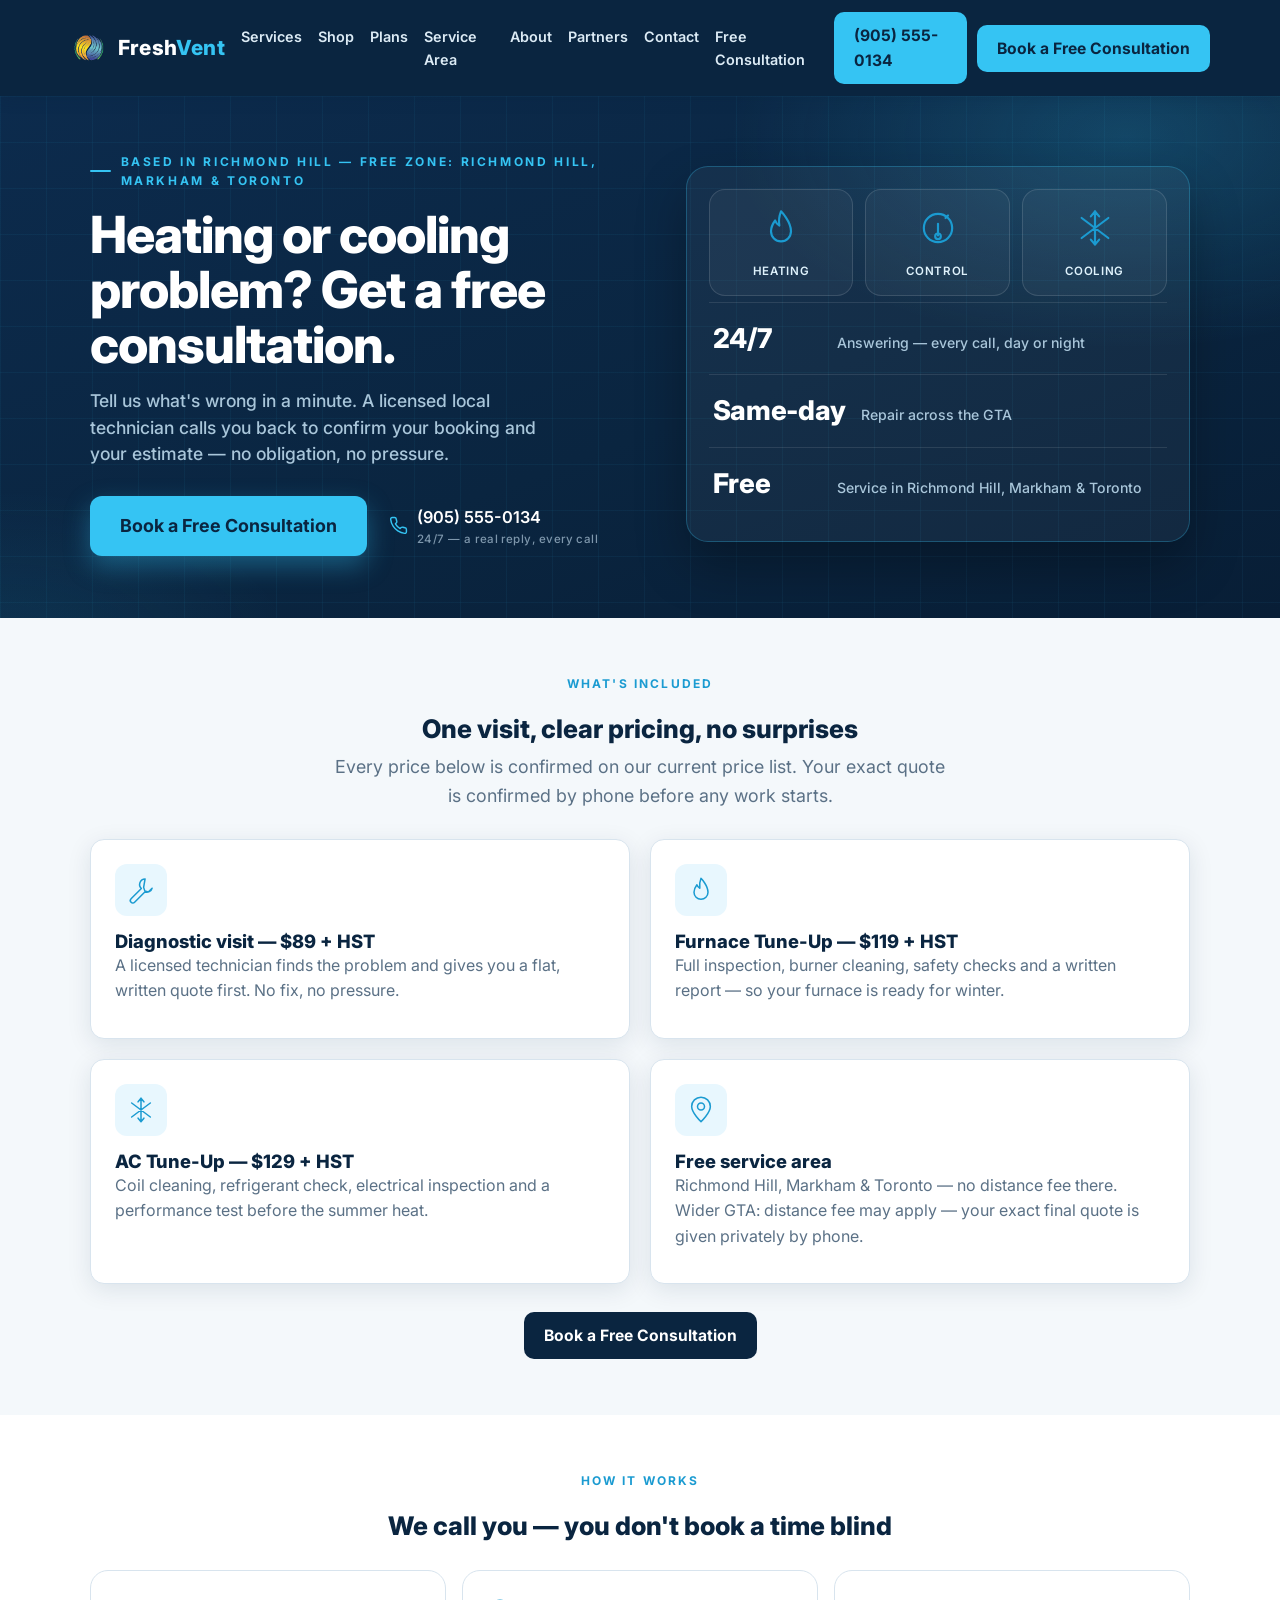
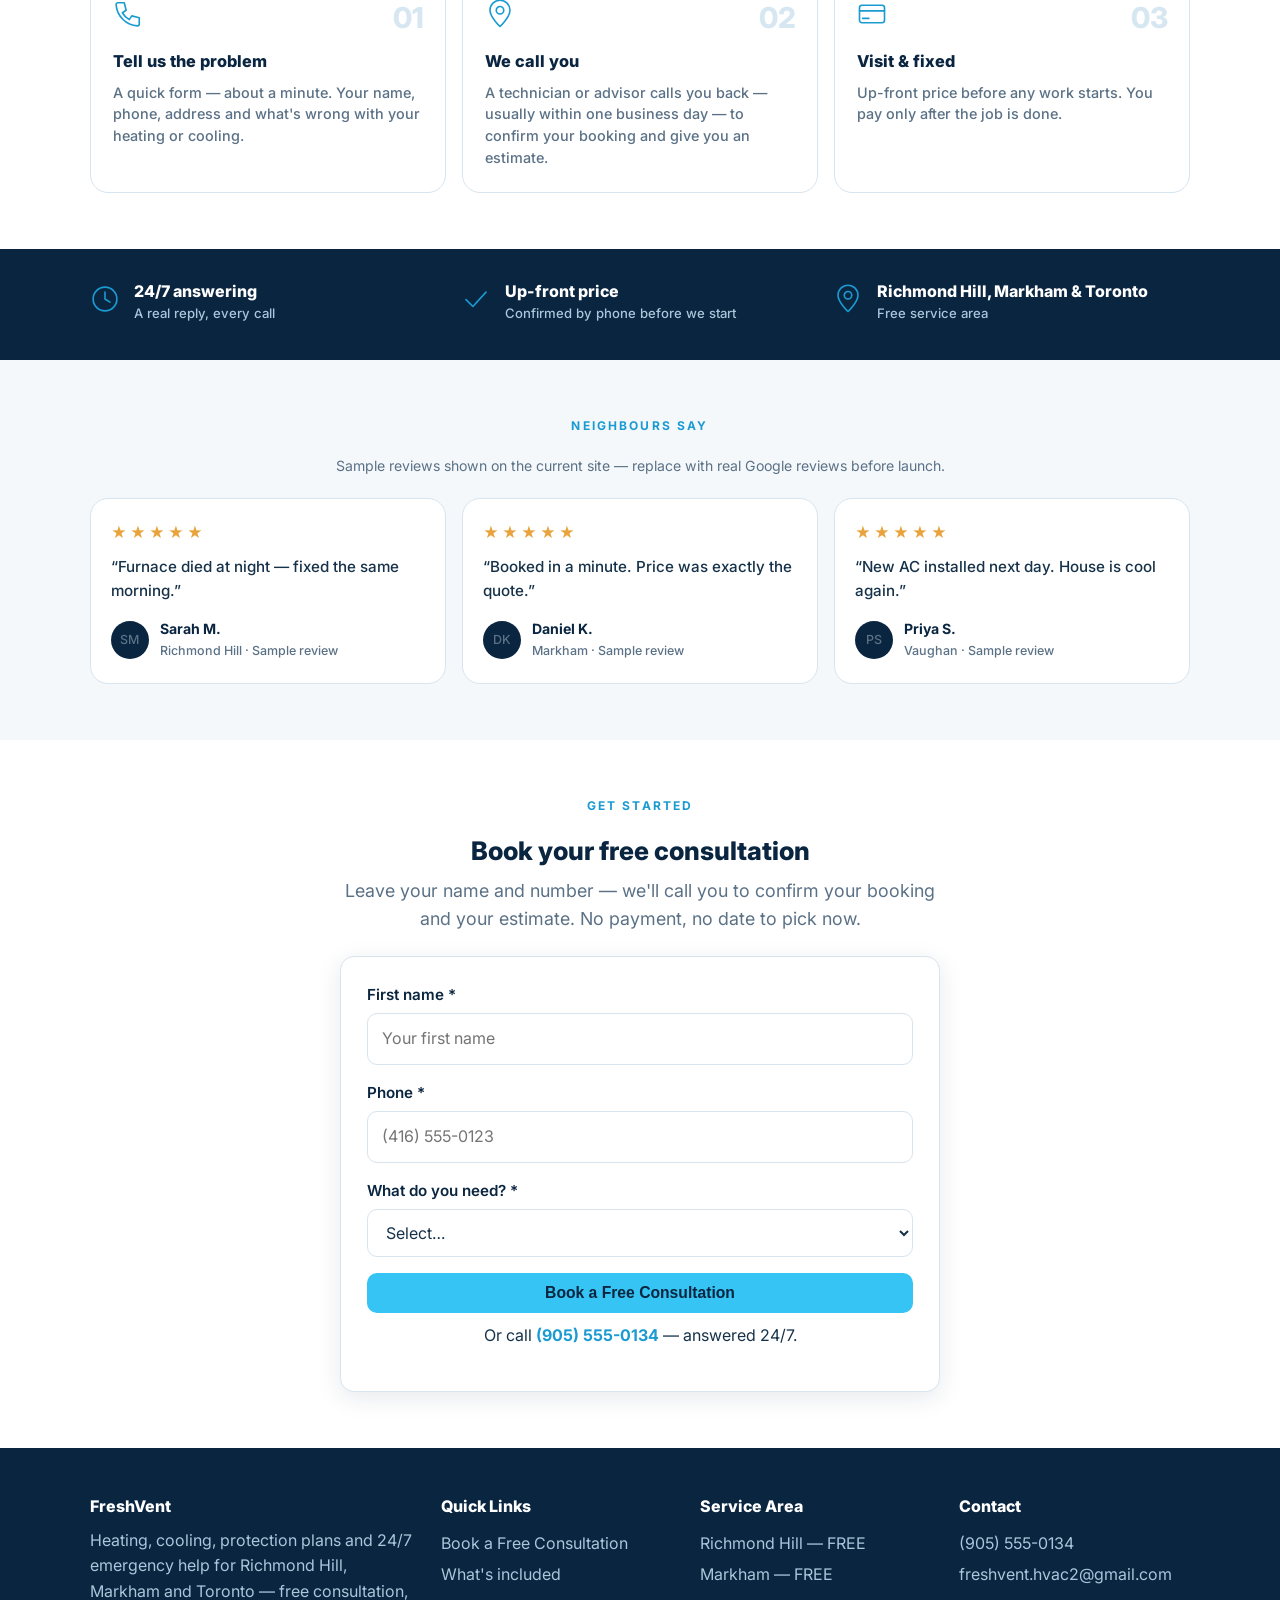
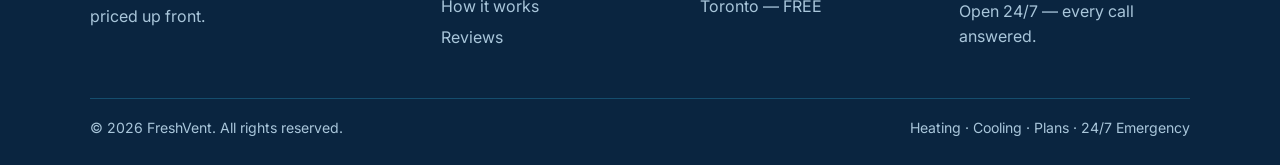
<file: index.html>
<!DOCTYPE html>
<html lang="en">
<head>
<meta charset="UTF-8">
<meta name="viewport" content="width=device-width, initial-scale=1.0">
<link rel="icon" type="image/png" href="assets/img/freshvent-emblem.png">
<title>FreshVent — Free Heating &amp; Cooling Consultation | Richmond Hill, Markham &amp; Toronto</title>
<meta name="description" content="FreshVent: free, no-obligation heating and cooling consultation in Richmond Hill, Markham and Toronto. Licensed local technicians, 24/7 answering. Tell us the problem — we call you to confirm your booking and estimate.">
<link rel="preconnect" href="https://fonts.googleapis.com">
<link rel="preconnect" href="https://fonts.gstatic.com" crossorigin>
<link href="https://fonts.googleapis.com/css2?family=Inter:wght@400;500;600;700;800&display=swap" rel="stylesheet">
<link rel="stylesheet" href="assets/css/style.css">
<script type="application/ld+json">
{"@context":"https://schema.org","@type":"HVACBusiness","name":"FreshVent",
"description":"Smart HVAC services: heating, cooling, protection plans and 24/7 emergency service in Richmond Hill, Markham and Toronto.",
"email":"freshvent.hvac2@gmail.com","telephone":"+1-905-555-0134","priceRange":"$$",
"areaServed":[{"@type":"City","name":"Richmond Hill"},{"@type":"City","name":"Markham"},{"@type":"City","name":"Toronto"}],
"openingHours":"Mo-Su 00:00-24:00","address":{"@type":"PostalAddress","addressLocality":"Richmond Hill","addressRegion":"ON","addressCountry":"CA"}}
</script>
</head>
<body>
<header class="site-header"><div class="container header-inner">
<a class="logo" href="index.html"><img class="logo-mark" src="assets/img/freshvent-emblem.png" alt="FreshVent logo"><span>Fresh<em>Vent</em></span></a>
<nav class="main-nav" aria-label="Main"><a href="services.html">Services</a><a href="shop.html">Shop</a><a href="plans.html">Plans</a><a href="service-area.html">Service Area</a><a href="about.html">About</a><a href="partners.html">Partners</a><a href="contact.html">Contact</a><a href="book.html" class="nav-cta">Free Consultation</a></nav>
<div class="header-actions">
<a class="btn phone-cta" href="tel:+19055550134">(905) 555-0134</a>
<a class="btn book-cta" href="book.html">Book a Free Consultation</a>
<button class="nav-toggle" aria-label="Menu" aria-expanded="false">☰</button>
</div></div>
<nav class="mobile-nav" aria-label="Mobile"><a href="index.html">Home</a><a href="book.html">Book a Free Consultation</a><a href="services.html">Services</a><a href="shop.html">Shop</a><a href="plans.html">Protection Plans</a><a href="service-area.html">Service Area</a><a href="financing.html">Financing</a><a href="about.html">About</a><a href="partners.html">Partners</a><a href="contact.html">Contact</a><a href="cart.html">Cart</a><a href="dashboard.html">Technician Dashboard</a></nav></header>
<main>

<!-- HERO — one offer, one CTA -->
<section class="v3hero"><div class="container v3hero-grid">
<div>
<div class="eyebrow-line">Based in Richmond Hill — Free zone: Richmond Hill, Markham &amp; Toronto</div>
<h1>Heating or cooling problem? Get a free consultation.</h1>
<p class="sub">Tell us what's wrong in a minute. A licensed local technician calls you back to confirm your booking and your estimate — no obligation, no pressure.</p>
<div class="cta-row">
<a class="cta-big" href="book.html">Book a Free Consultation</a>
<a class="cta-phone" href="tel:+19055550134"><svg viewBox="0 0 24 24" fill="none" stroke="#35C4F3" stroke-width="1.8" stroke-linecap="round" stroke-linejoin="round"><path d="M22 16.92v3a2 2 0 0 1-2.18 2 19.79 19.79 0 0 1-8.63-3.07 19.5 19.5 0 0 1-6-6A19.79 19.79 0 0 1 2.12 4.18 2 2 0 0 1 4.11 2h3a2 2 0 0 1 2 1.72c.13.96.36 1.9.7 2.81a2 2 0 0 1-.45 2.11L8.09 9.91a16 16 0 0 0 6 6l1.27-1.27a2 2 0 0 1 2.11-.45c.91.34 1.85.57 2.81.7A2 2 0 0 1 22 16.92z"/></svg><span>(905) 555-0134<small>24/7 — a real reply, every call</small></span></a>
</div>
</div>
<div class="hero-panel">
<div class="hp-tiles">
<div class="hp-tile"><span data-icon="flame"></span>Heating</div>
<div class="hp-tile"><span data-icon="thermostat"></span>Control</div>
<div class="hp-tile"><span data-icon="snow"></span>Cooling</div>
</div>
<div class="hp-stats">
<div class="stat"><b>24/7</b><span>Answering — every call, day or night</span></div>
<div class="stat"><b>Same-day</b><span>Repair across the GTA</span></div>
<div class="stat"><b>Free</b><span>Service in Richmond Hill, Markham &amp; Toronto</span></div>
</div>
</div>
</div></section>

<!-- WHAT'S IN THIS DEAL — 4 benefit cards (verified prices only, +13% HST) -->
<section class="section" id="deal"><div class="container">
<div class="slabel">What's included</div>
<h2 class="center" style="margin-bottom:8px">One visit, clear pricing, no surprises</h2>
<p class="lead center" style="max-width:620px;margin:0 auto 28px">Every price below is confirmed on our current price list. Your exact quote is confirmed by phone before any work starts.</p>
<div class="grid cols-2" style="grid-template-columns:repeat(2,1fr)">
<div class="card"><div class="icon" data-icon="wrench"></div><h3>Diagnostic visit — $89 + HST</h3><p>A licensed technician finds the problem and gives you a flat, written quote first. No fix, no pressure.</p></div>
<div class="card"><div class="icon" data-icon="flame"></div><h3>Furnace Tune-Up — $119 + HST</h3><p>Full inspection, burner cleaning, safety checks and a written report — so your furnace is ready for winter.</p></div>
<div class="card"><div class="icon" data-icon="snow"></div><h3>AC Tune-Up — $129 + HST</h3><p>Coil cleaning, refrigerant check, electrical inspection and a performance test before the summer heat.</p></div>
<div class="card"><div class="icon" data-icon="pin"></div><h3>Free service area</h3><p>Richmond Hill, Markham &amp; Toronto — no distance fee there. Wider GTA: distance fee may apply — your exact final quote is given privately by phone.</p></div>
</div>
<div class="center" style="margin-top:28px"><a class="btn dark" href="book.html">Book a Free Consultation</a></div>
</div></section>

<!-- HOW IT WORKS — 3 steps, call-first model -->
<section class="section alt" id="how"><div class="container">
<div class="slabel">How it works</div>
<h2 class="center" style="margin-bottom:28px">We call you — you don't book a time blind</h2>
<div class="how-grid">
<div class="how-step"><div class="how-top"><span class="hicon" data-icon="phone"></span><span class="num">01</span></div><h3>Tell us the problem</h3><p>A quick form — about a minute. Your name, phone, address and what's wrong with your heating or cooling.</p></div>
<div class="how-step"><div class="how-top"><span class="hicon" data-icon="pin"></span><span class="num">02</span></div><h3>We call you</h3><p>A technician or advisor calls you back — usually within one business day — to confirm your booking and give you an estimate.</p></div>
<div class="how-step"><div class="how-top"><span class="hicon" data-icon="card"></span><span class="num">03</span></div><h3>Visit &amp; fixed</h3><p>Up-front price before any work starts. You pay only after the job is done.</p></div>
</div>
</div></section>

<!-- TRUST — verified facts only, no invented badges or certifications -->
<section class="trust-strip"><div class="container">
<div class="trust-grid">
<div class="trust-item"><span class="ticon" data-icon="clock"></span><span><h4>24/7 answering</h4><p>A real reply, every call</p></span></div>
<div class="trust-item"><span class="ticon" data-icon="check"></span><span><h4>Up-front price</h4><p>Confirmed by phone before we start</p></span></div>
<div class="trust-item"><span class="ticon" data-icon="pin"></span><span><h4>Richmond Hill, Markham &amp; Toronto</h4><p>Free service area</p></span></div>
</div>
</div></section>

<!-- REVIEWS — sample reviews from the current live site, labelled as samples -->
<section class="section" style="background:#F4F8FB" id="reviews"><div class="container">
<div class="slabel">Neighbours say</div>
<p class="center" style="color:var(--muted);font-size:.88rem;margin-bottom:20px">Sample reviews shown on the current site — replace with real Google reviews before launch.</p>
<div class="rev-grid">
<div class="rev"><div class="stars">★★★★★</div><p>“Furnace died at night — fixed the same morning.”</p><div class="who"><span class="avatar">SM</span><span><h5>Sarah M.</h5><span>Richmond Hill · Sample review</span></span></div></div>
<div class="rev"><div class="stars">★★★★★</div><p>“Booked in a minute. Price was exactly the quote.”</p><div class="who"><span class="avatar">DK</span><span><h5>Daniel K.</h5><span>Markham · Sample review</span></span></div></div>
<div class="rev"><div class="stars">★★★★★</div><p>“New AC installed next day. House is cool again.”</p><div class="who"><span class="avatar">PS</span><span><h5>Priya S.</h5><span>Vaughan · Sample review</span></span></div></div>
</div>
</div></section>

<!-- FINAL CTA + short lead form (name, phone, service → continues to the full form) -->
<section class="section alt"><div class="container center" style="max-width:640px">
<div class="slabel">Get started</div>
<h2>Book your free consultation</h2>
<p class="lead">Leave your name and number — we'll call you to confirm your booking and your estimate. No payment, no date to pick now.</p>
<form id="quickLead" class="form-card" style="text-align:left;margin-top:22px" novalidate>
<div class="field"><label for="qName">First name *</label><input type="text" id="qName" autocomplete="given-name" placeholder="Your first name"><span class="error">Please enter your first name.</span></div>
<div class="field"><label for="qPhone">Phone *</label><input type="tel" id="qPhone" autocomplete="tel" placeholder="(416) 555-0123"><span class="error">Please enter a valid phone number.</span></div>
<div class="field"><label for="qService">What do you need? *</label><select id="qService"><option value="">Select…</option><option>Furnace repair</option><option>AC repair</option><option>New system quote</option><option>Tune-up</option><option>Other</option></select><span class="error">Please pick a service.</span></div>
<button class="btn block" type="submit">Book a Free Consultation</button>
<p class="hint center" style="margin-top:10px">Or call <a href="tel:+19055550134"><b>(905) 555-0134</b></a> — answered 24/7.</p>
</form>
</div></section>

</main>
<footer class="site-footer"><div class="container">
<div class="footer-grid">
<div><h4>FreshVent</h4><p>Heating, cooling, protection plans and 24/7 emergency help for Richmond Hill, Markham and Toronto — free consultation, priced up front.</p></div>
<div><h4>Quick Links</h4><a href="book.html">Book a Free Consultation</a><a href="#deal">What's included</a><a href="#how">How it works</a><a href="#reviews">Reviews</a></div>
<div><h4>Service Area</h4><a href="book.html">Richmond Hill — FREE</a><a href="book.html">Markham — FREE</a><a href="book.html">Toronto — FREE</a></div>
<div><h4>Contact</h4><a href="tel:+19055550134">(905) 555-0134</a><a href="mailto:freshvent.hvac2@gmail.com">freshvent.hvac2@gmail.com</a><p style="margin-top:8px">Open 24/7 — every call answered.</p></div>
</div>
<div class="footer-bottom"><span>© <span class="js-year">2026</span> FreshVent. All rights reserved.</span><span>Heating · Cooling · Plans · 24/7 Emergency</span></div>
</div></footer>
<script src="assets/js/zones.js"></script>
<script src="assets/js/products.js"></script>
<script src="assets/js/cart.js"></script>
<script src="assets/js/main.js"></script>
<script>
/* Short homepage lead form: validates name/phone/service, saves a draft to
   localStorage and continues to the full lead form (book.html). */
(function () {
  var form = document.getElementById('quickLead');
  if (!form) return;
  form.addEventListener('submit', function (e) {
    e.preventDefault();
    var ok = true;
    var name = document.getElementById('qName');
    var phone = document.getElementById('qPhone');
    var service = document.getElementById('qService');
    function bad(el, bad) { el.closest('.field').classList.toggle('invalid', bad); if (bad) ok = false; }
    bad(name, !name.value.trim());
    bad(phone, !/^[+()\-.\s\d]{10,}$/.test(phone.value.trim()));
    bad(service, !service.value);
    if (!ok) return;
    try {
      localStorage.setItem('freshvent_lead_draft', JSON.stringify({
        firstName: name.value.trim(), phone: phone.value.trim(), service: service.value
      }));
    } catch (err) {}
    window.location.href = 'book.html';
  });
})();
</script>

</body>
</html>
</file>
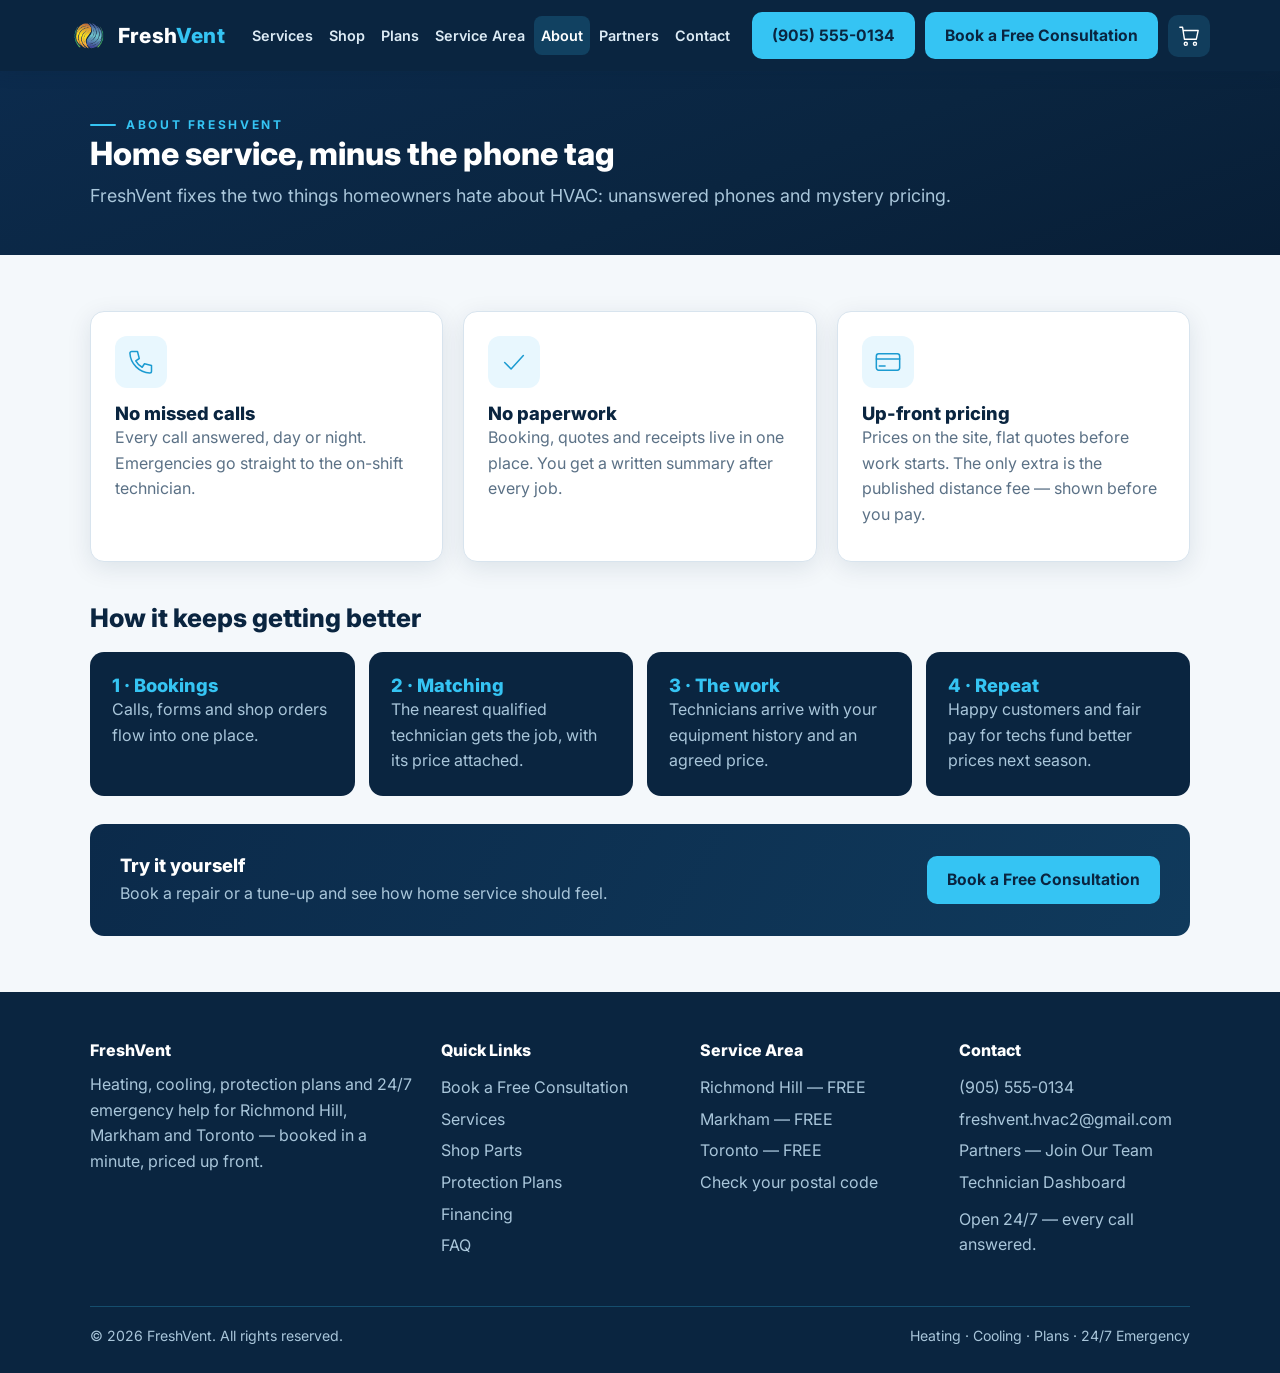
<file: about.html>
<!DOCTYPE html>
<html lang="en">
<head>
<meta charset="UTF-8">
<meta name="viewport" content="width=device-width, initial-scale=1.0">
<link rel="icon" type="image/png" href="assets/img/freshvent-emblem.png">
<title>About FreshVent — An HVAC Company Run Like a Platform</title>
<meta name="description" content="FreshVent fixes the two things homeowners hate about HVAC: unanswered phones and mystery pricing. One platform for booking, pricing and local technicians.">
<link rel="preconnect" href="https://fonts.googleapis.com">
<link rel="preconnect" href="https://fonts.gstatic.com" crossorigin>
<link href="https://fonts.googleapis.com/css2?family=Inter:wght@400;500;600;700;800&display=swap" rel="stylesheet">
<link rel="stylesheet" href="assets/css/style.css">
<script type="application/ld+json">
{"@context":"https://schema.org","@type":"HVACBusiness","name":"FreshVent",
"description":"Smart HVAC services: heating, cooling, protection plans and 24/7 emergency service in Richmond Hill, Markham and Toronto.",
"email":"freshvent.hvac2@gmail.com","telephone":"+1-905-555-0134","priceRange":"$$",
"areaServed":[{"@type":"City","name":"Richmond Hill"},{"@type":"City","name":"Markham"},{"@type":"City","name":"Toronto"}],
"openingHours":"Mo-Su 00:00-24:00","address":{"@type":"PostalAddress","addressLocality":"Richmond Hill","addressRegion":"ON","addressCountry":"CA"}}
</script>
</head>
<body>
<header class="site-header"><div class="container header-inner">
<a class="logo" href="index.html"><img class="logo-mark" src="assets/img/freshvent-emblem.png" alt="FreshVent logo"><span>Fresh<em>Vent</em></span></a>
<nav class="main-nav" aria-label="Main"><a href="services.html">Services</a><a href="shop.html">Shop</a><a href="plans.html">Plans</a><a href="service-area.html">Service Area</a><a href="about.html" class="active">About</a><a href="partners.html">Partners</a><a href="contact.html">Contact</a></nav>
<div class="header-actions">
<a class="btn phone-cta" href="tel:+19055550134">(905) 555-0134</a>
<a class="btn book-cta" href="book.html">Book a Free Consultation</a>
<a class="cart-link" href="cart.html" aria-label="Cart"><svg width="22" height="22" viewBox="0 0 48 48" fill="none" stroke="#fff" stroke-width="3" stroke-linecap="round" stroke-linejoin="round"><circle cx="17" cy="41" r="3.4"/><circle cx="37" cy="41" r="3.4"/><path d="M4 5h6l4 26h26l4-19H12"/></svg><span class="cart-count" style="display:none">0</span></a>
<button class="nav-toggle" aria-label="Menu" aria-expanded="false">☰</button>
</div></div>
<nav class="mobile-nav" aria-label="Mobile"><a href="index.html">Home</a><a href="book.html">Book a Free Consultation</a><a href="services.html">Services</a><a href="shop.html">Shop</a><a href="plans.html">Protection Plans</a><a href="service-area.html">Service Area</a><a href="financing.html">Financing</a><a href="about.html">About</a><a href="partners.html">Partners</a><a href="contact.html">Contact</a><a href="cart.html">Cart</a><a href="dashboard.html">Technician Dashboard</a></nav></header>
<main>

<section class="page-band"><div class="container">
<div class="eyebrow-line">About FreshVent</div>
<h1>Home service, minus the phone tag</h1>
<p class="lead">FreshVent fixes the two things homeowners hate about HVAC: unanswered phones and mystery pricing.</p>
</div></section>

<section class="section"><div class="container">
<div class="grid cols-3">
<article class="card"><div class="icon" data-icon="phone"></div><h3>No missed calls</h3><p>Every call answered, day or night. Emergencies go straight to the on-shift technician.</p></article>
<article class="card"><div class="icon" data-icon="check"></div><h3>No paperwork</h3><p>Booking, quotes and receipts live in one place. You get a written summary after every job.</p></article>
<article class="card"><div class="icon" data-icon="card"></div><h3>Up-front pricing</h3><p>Prices on the site, flat quotes before work starts. The only extra is the published distance fee — shown before you pay.</p></article>
</div>
<h2 style="margin-top:40px">How it keeps getting better</h2>
<div class="flywheel" style="margin-top:18px">
<div class="fly-step"><h3>1 · Bookings</h3><p>Calls, forms and shop orders flow into one place.</p></div>
<div class="fly-step"><h3>2 · Matching</h3><p>The nearest qualified technician gets the job, with its price attached.</p></div>
<div class="fly-step"><h3>3 · The work</h3><p>Technicians arrive with your equipment history and an agreed price.</p></div>
<div class="fly-step"><h3>4 · Repeat</h3><p>Happy customers and fair pay for techs fund better prices next season.</p></div>
</div>
<div class="banner" style="margin-top:28px"><div><h3>Try it yourself</h3><p>Book a repair or a tune-up and see how home service should feel.</p></div>
<a class="btn" href="book.html">Book a Free Consultation</a></div>
</div></section>

</main>
<footer class="site-footer"><div class="container">
<div class="footer-grid">
<div><h4>FreshVent</h4><p>Heating, cooling, protection plans and 24/7 emergency help for Richmond Hill, Markham and Toronto — booked in a minute, priced up front.</p></div>
<div><h4>Quick Links</h4><a href="book.html">Book a Free Consultation</a><a href="services.html">Services</a><a href="shop.html">Shop Parts</a><a href="plans.html">Protection Plans</a><a href="financing.html">Financing</a><a href="faq.html">FAQ</a></div>
<div><h4>Service Area</h4><a href="service-area.html">Richmond Hill — FREE</a><a href="service-area.html">Markham — FREE</a><a href="service-area.html">Toronto — FREE</a><a href="service-area.html">Check your postal code</a></div>
<div><h4>Contact</h4><a href="tel:+19055550134">(905) 555-0134</a><a href="mailto:freshvent.hvac2@gmail.com">freshvent.hvac2@gmail.com</a><a href="partners.html">Partners — Join Our Team</a><a href="dashboard.html">Technician Dashboard</a><p style="margin-top:8px">Open 24/7 — every call answered.</p></div>
</div>
<div class="footer-bottom"><span>© <span class="js-year">2026</span> FreshVent. All rights reserved.</span><span>Heating · Cooling · Plans · 24/7 Emergency</span></div>
</div></footer>
<script src="assets/js/zones.js"></script>
<script src="assets/js/products.js"></script>
<script src="assets/js/cart.js"></script>
<script src="assets/js/main.js"></script>

</body>
</html>
</file>
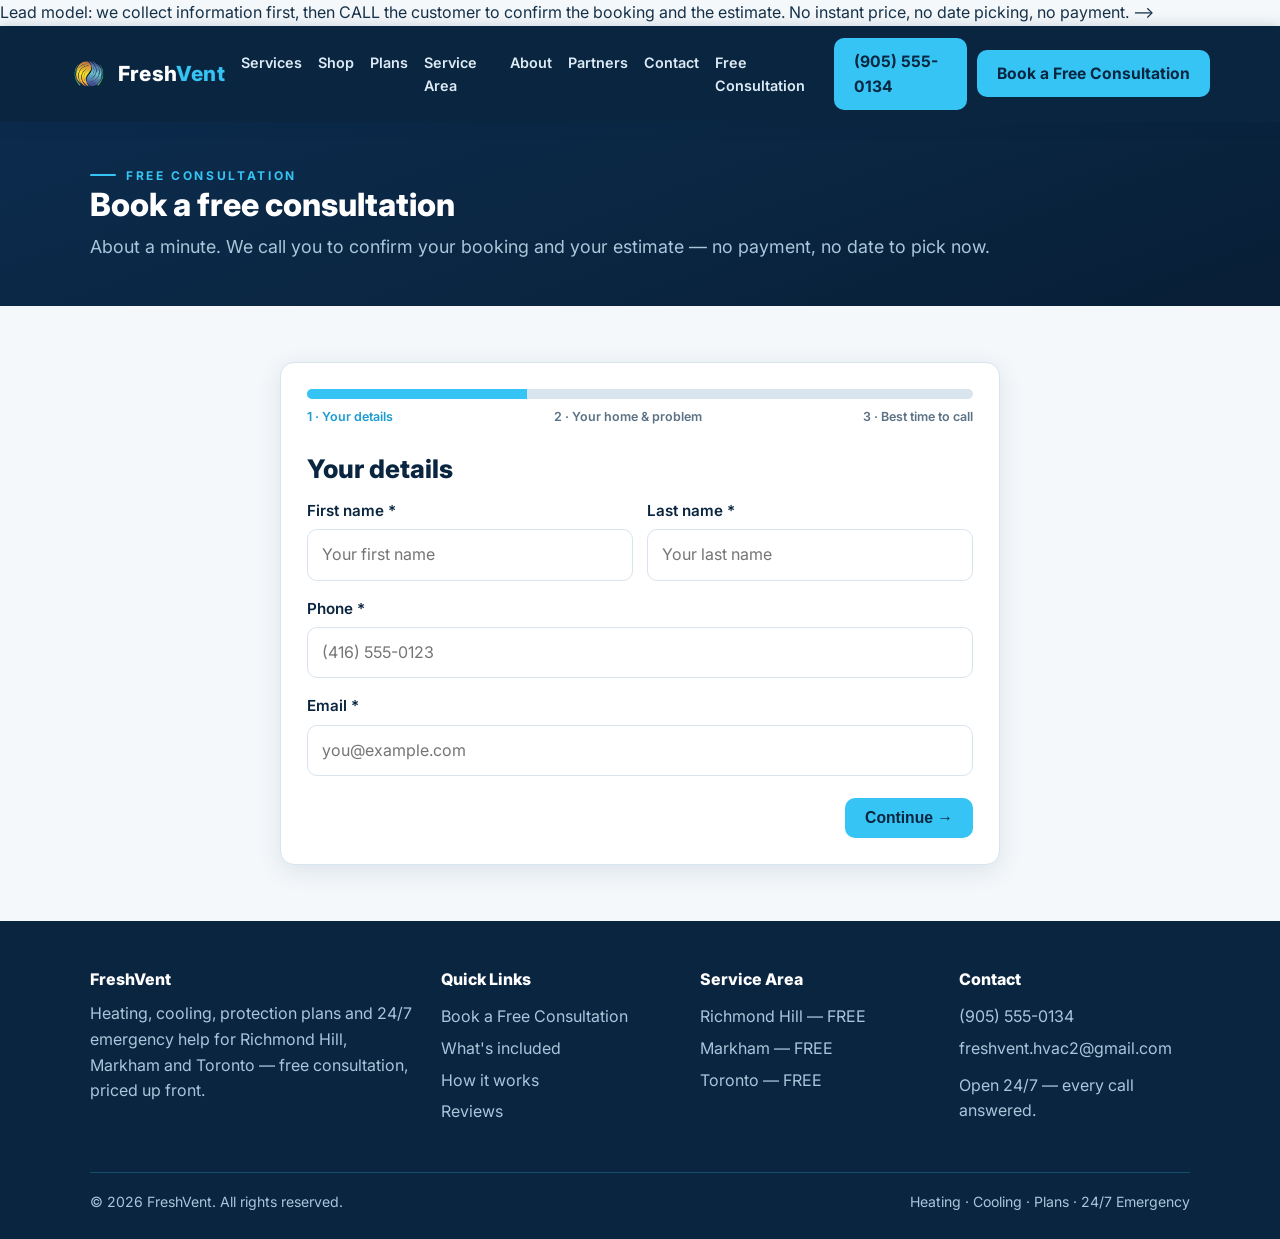
<file: book.html>
<!DOCTYPE html>
<html lang="en">
<head>
<meta charset="UTF-8">
<meta name="viewport" content="width=device-width, initial-scale=1.0">
<link rel="icon" type="image/png" href="assets/img/freshvent-emblem.png">
<title>Book a Free Consultation | FreshVent</title>
<meta name="description" content="Leave your details and FreshVent will call you to confirm your booking and estimate. No payment, no date to pick now — a technician calls you first.">
<link rel="preconnect" href="https://fonts.googleapis.com">
<link rel="preconnect" href="https://fonts.gstatic.com" crossorigin>
<link href="https://fonts.googleapis.com/css2?family=Inter:wght@400;500;600;700;800&display=swap" rel="stylesheet">
<link rel="stylesheet" href="assets/css/style.css">
<script type="application/ld+json">
{"@context":"https://schema.org","@type":"HVACBusiness","name":"FreshVent",
"description":"Smart HVAC services: heating, cooling, protection plans and 24/7 emergency service in Richmond Hill, Markham and Toronto.",
"email":"freshvent.hvac2@gmail.com","telephone":"+1-905-555-0134","priceRange":"$$",
"areaServed":[{"@type":"City","name":"Richmond Hill"},{"@type":"City","name":"Markham"},{"@type":"City","name":"Toronto"}],
"openingHours":"Mo-Su 00:00-24:00","address":{"@type":"PostalAddress","addressLocality":"Richmond Hill","addressRegion":"ON","addressCountry":"CA"}}
</script>
</head>
<body>
     Lead model: we collect information first, then CALL the customer to confirm
     the booking and the estimate. No instant price, no date picking, no payment. -->
<header class="site-header"><div class="container header-inner">
<a class="logo" href="index.html"><img class="logo-mark" src="assets/img/freshvent-emblem.png" alt="FreshVent logo"><span>Fresh<em>Vent</em></span></a>
<nav class="main-nav" aria-label="Main"><a href="services.html">Services</a><a href="shop.html">Shop</a><a href="plans.html">Plans</a><a href="service-area.html">Service Area</a><a href="about.html">About</a><a href="partners.html">Partners</a><a href="contact.html">Contact</a><a href="book.html" class="nav-cta">Free Consultation</a></nav>
<div class="header-actions">
<a class="btn phone-cta" href="tel:+19055550134">(905) 555-0134</a>
<a class="btn book-cta" href="book.html">Book a Free Consultation</a>
<button class="nav-toggle" aria-label="Menu" aria-expanded="false">☰</button>
</div></div>
<nav class="mobile-nav" aria-label="Mobile"><a href="index.html">Home</a><a href="book.html">Book a Free Consultation</a><a href="services.html">Services</a><a href="shop.html">Shop</a><a href="plans.html">Protection Plans</a><a href="service-area.html">Service Area</a><a href="financing.html">Financing</a><a href="about.html">About</a><a href="partners.html">Partners</a><a href="contact.html">Contact</a><a href="cart.html">Cart</a><a href="dashboard.html">Technician Dashboard</a></nav></header>
<main>

<section class="page-band"><div class="container">
<div class="eyebrow-line">Free consultation</div>
<h1>Book a free consultation</h1>
<p class="lead">About a minute. We call you to confirm your booking and your estimate — no payment, no date to pick now.</p>
</div></section>

<section class="section"><div class="container" style="max-width:760px">
<div class="form-card">
<div class="progress-wrap">
<div class="progress-bar"><div class="progress-fill" id="leadProgressFill"></div></div>
<div class="progress-labels"><span class="on">1 · Your details</span><span>2 · Your home &amp; problem</span><span>3 · Best time to call</span></div>
</div>
<!-- WORDPRESS STEP: on submit, POST this lead to FluentCRM (or QuoteIQ) instead of
     localStorage — e.g. Fluent Forms with the FluentCRM feed, or a QuoteIQ web lead. Photos from ldPhotos attach to the lead on submit.
     Keep the same field names. Do not add a price, date picker or payment step. -->
<form id="leadForm" novalidate>

<!-- STEP 1 — Your details -->
<div class="book-step active" data-step="1">
<h2 style="margin-bottom:14px">Your details</h2>
<div class="grid cols-2" style="gap:14px">
<div class="field"><label for="ldFirstName">First name *</label><input type="text" id="ldFirstName" autocomplete="given-name" placeholder="Your first name"><span class="error">Please enter your first name.</span></div>
<div class="field"><label for="ldLastName">Last name *</label><input type="text" id="ldLastName" autocomplete="family-name" placeholder="Your last name"><span class="error">Please enter your last name.</span></div>
</div>
<div class="field"><label for="ldPhone">Phone *</label><input type="tel" id="ldPhone" autocomplete="tel" placeholder="(416) 555-0123"><span class="error">Please enter a valid phone number.</span></div>
<div class="field"><label for="ldEmail">Email *</label><input type="email" id="ldEmail" autocomplete="email" placeholder="you@example.com"><span class="error">Please enter a valid email address.</span></div>
<div class="book-nav"><span></span><button type="button" class="btn" data-next>Continue →</button></div>
</div>

<!-- STEP 2 — Your home & problem -->
<div class="book-step" data-step="2">
<h2 style="margin-bottom:14px">Your home &amp; problem</h2>
<div class="grid cols-2" style="gap:14px">
<div class="field"><label for="ldService">Service needed *</label><select id="ldService"><option value="">Select…</option><option>Furnace repair</option><option>AC repair</option><option>New system quote</option><option>Tune-up</option><option>Other</option></select><span class="error">Please pick a service.</span></div>
<div class="field"><label for="ldAppliance">Appliance *</label><select id="ldAppliance"><option value="">Select…</option><option>Furnace / Boiler</option><option>Air Conditioner</option><option>Heat Pump</option><option>Water Heater</option><option>Thermostat</option><option>Something else</option></select><span class="error">Please pick the appliance.</span></div>
</div>
<div class="field"><label for="ldProblem">Describe the problem *</label><textarea id="ldProblem" rows="3" placeholder="e.g. The furnace runs but the house stays cold, and there is a rattling noise"></textarea><span class="error">Please describe the problem in a few words.</span></div>
<div class="field"><label for="ldPhotos">Photos of your system (optional — add as many as you like)</label><input type="file" id="ldPhotos" accept="image/*" multiple><span class="hint">Photos of your furnace, AC or nameplate help us give you a better estimate when we call.</span><div id="ldPhotoPreview" style="display:flex;flex-wrap:wrap;gap:8px;margin-top:8px"></div></div>

<div class="field"><label for="ldAddress">Street address *</label><input type="text" id="ldAddress" autocomplete="street-address" placeholder="123 Bayview Ave"><span class="hint">Start typing your street — pick your address from the list and the city and postal code fill in automatically.</span><span class="error">Please enter the service address.</span></div>
<div class="grid cols-2" style="gap:14px">
<div class="field"><label for="ldCity">City *</label><input type="text" id="ldCity" autocomplete="address-level2" placeholder="Richmond Hill"><span class="error">Please enter your city.</span></div>
<div class="field"><label for="ldPostal">Postal code *</label><input type="text" id="ldPostal" autocomplete="postal-code" placeholder="L4C 1A1" style="text-transform:uppercase"><span class="error">Please enter a valid postal code.</span></div>
</div>
<div class="book-nav"><button type="button" class="btn dark" data-back>← Back</button><button type="button" class="btn" data-next>Continue →</button></div>
</div>

<!-- STEP 3 — Best time to call + consent -->
<div class="book-step" data-step="3">
<h2 style="margin-bottom:14px">Best time to call</h2>
<p style="color:var(--muted)">When should we call you to confirm your booking and your estimate?</p>
<div class="chip-row big" id="callTimeRow" style="margin-bottom:18px">
<button type="button" class="chip" data-calltime="Morning 9–12">Morning · 9–12</button>
<button type="button" class="chip" data-calltime="Afternoon 12–3">Afternoon · 12–3</button>
<button type="button" class="chip" data-calltime="Evening 3–6">Evening · 3–6</button>
</div>
<p class="error" id="callTimeError" style="display:none;color:var(--red);font-weight:600;margin-bottom:14px">Please pick the best time for us to call.</p>

<h3 style="margin-bottom:10px">Your consent</h3>
<div class="field"><label style="font-weight:500;display:flex;gap:10px;align-items:flex-start"><input type="checkbox" id="ldConsentPrivacy" style="width:auto;margin-top:4px"> <span>I have read the FreshVent privacy notice and consent to FreshVent collecting and using my contact details to arrange my service visit and create my customer profile. *</span></label><span class="error">This consent is required to book.</span></div>
<div class="field"><label style="font-weight:500;display:flex;gap:10px;align-items:flex-start"><input type="checkbox" id="ldConsentContact" style="width:auto;margin-top:4px"> <span>I consent to being contacted by phone, text or email about this service request. *</span></label><span class="error">This consent is required to book.</span></div>
<div class="field"><label style="font-weight:500;display:flex;gap:10px;align-items:flex-start"><input type="checkbox" id="ldConsentMarketing" style="width:auto;margin-top:4px"> <span>Send me seasonal maintenance reminders and offers by email or text (optional).</span></label></div>
<div class="field"><label style="font-weight:500;display:flex;gap:10px;align-items:flex-start"><input type="checkbox" id="ldConsentRecording" style="width:auto;margin-top:4px"> <span>I consent to my call with FreshVent being recorded for quality and training purposes (optional).</span></label></div>

<div class="book-nav"><button type="button" class="btn dark" data-back>← Back</button><button type="submit" class="btn">Send My Request ✓</button></div>
<p class="hint" style="margin-top:12px">No payment is taken now. We call you first to confirm your booking and your estimate.</p>
</div>

<!-- SUCCESS -->
<div id="leadSuccess" style="display:none">
<div class="success-box">
<div class="tick"><svg viewBox="0 0 48 48" fill="none" stroke="currentColor" stroke-width="4" stroke-linecap="round" stroke-linejoin="round"><path d="M9 25l11 11L39 14"/></svg></div>
<h2>Thanks — request received!</h2>
<p>We'll call you within one business day to confirm your booking and your estimate.</p>
<p style="color:var(--muted)">Your reference: <b id="leadRef">FV-000000</b></p>
<p style="color:var(--muted)">Questions? Call <a href="tel:+19055550134"><b>(905) 555-0134</b></a> — answered 24/7.</p>
<a class="btn dark" href="index.html">Back to Home</a>
</div></div>

</form>
</div>
</div></section>

</main>
<footer class="site-footer"><div class="container">
<div class="footer-grid">
<div><h4>FreshVent</h4><p>Heating, cooling, protection plans and 24/7 emergency help for Richmond Hill, Markham and Toronto — free consultation, priced up front.</p></div>
<div><h4>Quick Links</h4><a href="book.html">Book a Free Consultation</a><a href="index.html#deal">What's included</a><a href="index.html#how">How it works</a><a href="index.html#reviews">Reviews</a></div>
<div><h4>Service Area</h4><a href="book.html">Richmond Hill — FREE</a><a href="book.html">Markham — FREE</a><a href="book.html">Toronto — FREE</a></div>
<div><h4>Contact</h4><a href="tel:+19055550134">(905) 555-0134</a><a href="mailto:freshvent.hvac2@gmail.com">freshvent.hvac2@gmail.com</a><p style="margin-top:8px">Open 24/7 — every call answered.</p></div>
</div>
<div class="footer-bottom"><span>© <span class="js-year">2026</span> FreshVent. All rights reserved.</span><span>Heating · Cooling · Plans · 24/7 Emergency</span></div>
</div></footer>
<script src="assets/js/zones.js"></script>
<script src="assets/js/products.js"></script>
<script src="assets/js/cart.js"></script>
<script src="assets/js/main.js"></script>
<style>
.addr-suggest{position:absolute;z-index:50;background:#fff;border:1px solid #cbd5e1;border-radius:10px;box-shadow:0 8px 24px rgba(15,42,68,.15);max-height:220px;overflow:auto}
.addr-suggest button{display:block;width:100%;text-align:left;background:none;border:0;padding:10px 12px;font:inherit;cursor:pointer}
.addr-suggest button:hover,.addr-suggest button:focus{background:#eef6fb}
</style>
<script>
/* Lead form logic: 3 steps, validation, free Nominatim address autocomplete
   (same free, no-key service as the live booking form, GTA-biased), postal-code
   -> city fallback, localStorage demo storage. No price, no date picker, no payment. */
(function () {
  var form = document.getElementById('leadForm');
  if (!form) return;
  var steps = form.querySelectorAll('.book-step');
  var fill = document.getElementById('leadProgressFill');
  var labels = document.querySelectorAll('.progress-labels span');
  var current = 1, callTime = '';
  var TOTAL = 3;

  function $(id) { return document.getElementById(id); }
  function show(n) {
    current = n;
    steps.forEach(function (s) { s.classList.toggle('active', +s.dataset.step === n); });
    if (fill) fill.style.width = Math.round((n / TOTAL) * 100) + '%';
    labels.forEach(function (l, i) { l.classList.toggle('on', i < n); });
    window.scrollTo({ top: 0, behavior: 'smooth' });
  }
  function bad(el, isBad) {
    var f = el.closest('.field');
    if (f) f.classList.toggle('invalid', isBad);
    return !isBad;
  }
  function validPostal(v) { return /^[A-Za-z]\d[A-Za-z][ ]?\d[A-Za-z]\d$/.test(v.trim()); }
  function validEmail(v) { return /^[^\s@]+@[^\s@]+\.[^\s@]+$/.test(v.trim()); }

  /* Prefill from the short homepage form, if the visitor came from there. */
  try {
    var draft = JSON.parse(localStorage.getItem('freshvent_lead_draft') || 'null');
    if (draft) {
      if (draft.firstName) $('ldFirstName').value = draft.firstName;
      if (draft.phone) $('ldPhone').value = draft.phone;
      if (draft.service) $('ldService').value = draft.service;
    }
  } catch (e) {}

  function validateStep(n) {
    var ok = true;
    if (n === 1) {
      ok = bad($('ldFirstName'), !$('ldFirstName').value.trim()) && ok;
      ok = bad($('ldLastName'), !$('ldLastName').value.trim()) && ok;
      ok = bad($('ldPhone'), !/^[+()\-.\s\d]{10,}$/.test($('ldPhone').value.trim())) && ok;
      ok = bad($('ldEmail'), !validEmail($('ldEmail').value)) && ok;
    }
    if (n === 2) {
      ok = bad($('ldService'), !$('ldService').value) && ok;
      ok = bad($('ldAppliance'), !$('ldAppliance').value) && ok;
      ok = bad($('ldProblem'), !$('ldProblem').value.trim()) && ok;
      ok = bad($('ldAddress'), !$('ldAddress').value.trim()) && ok;
      ok = bad($('ldCity'), !$('ldCity').value.trim()) && ok;
      ok = bad($('ldPostal'), !validPostal($('ldPostal').value)) && ok;
    }
    if (n === 3) {
      var ce = document.getElementById('callTimeError');
      if (!callTime) { ce.style.display = 'block'; ok = false; } else { ce.style.display = 'none'; }
      ok = bad($('ldConsentPrivacy'), !$('ldConsentPrivacy').checked) && ok;
      ok = bad($('ldConsentContact'), !$('ldConsentContact').checked) && ok;
    }
    return ok;
  }

  form.querySelectorAll('[data-next]').forEach(function (b) {
    b.addEventListener('click', function () { if (validateStep(current)) show(current + 1); });
  });
  form.querySelectorAll('[data-back]').forEach(function (b) {
    b.addEventListener('click', function () { show(current - 1); });
  });
  document.querySelectorAll('#callTimeRow .chip').forEach(function (c) {
    c.addEventListener('click', function () {
      document.querySelectorAll('#callTimeRow .chip').forEach(function (x) { x.classList.remove('sel'); });
      c.classList.add('sel');
      callTime = c.dataset.calltime;
      document.getElementById('callTimeError').style.display = 'none';
    });
  });

  /* ---- Free Nominatim address autocomplete (copied from the live book.html) ---- */
  var addr = $('ldAddress');
  if (addr) {
    var box = document.createElement('div');
    box.className = 'addr-suggest';
    box.style.display = 'none';
    addr.parentNode.style.position = 'relative';
    addr.parentNode.appendChild(box);
    var timer = null, lastQ = '';
    function hide() { box.style.display = 'none'; box.innerHTML = ''; }
    function fillSuggestion(item) {
      var a = item.address || {};
      var street = [a.house_number, a.road].filter(Boolean).join(' ');
      if (street) addr.value = street;
      var city = a.city || a.town || a.village || a.municipality || '';
      var cityEl = $('ldCity');
      if (cityEl && city) cityEl.value = city;
      var postalEl = $('ldPostal');
      /* A typed postal code always wins: the free service only knows the road,
         not the exact house, so its postal code can be wrong for a house number. */
      if (postalEl && a.postcode && !postalEl.value.trim()) postalEl.value = a.postcode;
      hide();
      addr.focus();
    }
    addr.addEventListener('input', function () {
      var q = addr.value.trim();
      if (q.length < 4) { hide(); return; }
      clearTimeout(timer);
      timer = setTimeout(function () {
        if (q === lastQ) return;
        lastQ = q;
        fetch('https://nominatim.openstreetmap.org/search?format=json&addressdetails=1&countrycodes=ca&limit=5&viewbox=-79.8,43.5,-79.0,44.0&bounded=1&q=' + encodeURIComponent(q), { headers: { 'Accept': 'application/json' } })
          .then(function (r) { return r.json(); })
          .then(function (list) {
            if (!list || !list.length) { hide(); return; }
            box.innerHTML = '';
            list.forEach(function (item) {
              var b = document.createElement('button');
              b.type = 'button';
              b.textContent = item.display_name;
              b.addEventListener('click', function () { fillSuggestion(item); });
              box.appendChild(b);
            });
            box.style.display = 'block';
          })
          .catch(function () { hide(); });
      }, 400);
    });
    document.addEventListener('click', function (e) { if (!addr.parentNode.contains(e.target)) hide(); });
  }

  /* ---- Postal code -> city fallback (FSA map copied from the live book.js) ---- */
  var FSA_CITY = {
    'L3P': 'Markham', 'L3S': 'Markham', 'L3X': 'Markham', 'L3Y': 'Markham',
    'L6B': 'Markham', 'L6C': 'Markham', 'L6E': 'Markham', 'L6G': 'Markham',
    'L3T': 'Richmond Hill', 'L4B': 'Richmond Hill', 'L4C': 'Richmond Hill',
    'L4E': 'Richmond Hill', 'L4S': 'Richmond Hill', 'L6H': 'Richmond Hill', 'L6J': 'Richmond Hill',
    'L4J': 'Vaughan', 'L4K': 'Vaughan', 'L4L': 'Vaughan', 'L6A': 'Vaughan', 'L4H': 'Vaughan'
  };
  var postalEl = $('ldPostal');
  if (postalEl) {
    postalEl.addEventListener('input', function () {
      var fsa = postalEl.value.toUpperCase().replace(/[^A-Z0-9]/g, '').slice(0, 3);
      var cityEl = $('ldCity');
      if (!cityEl) return;
      if (FSA_CITY[fsa]) { cityEl.value = FSA_CITY[fsa]; return; }
      if (fsa.charAt(0) === 'M') {
        var two = fsa.slice(0, 2);
        cityEl.value = two === 'M1' ? 'Scarborough' : (two === 'M2' || two === 'M3') ? 'North York' : 'Toronto';
      }
    });
  }

  /* ---- Photos: preview as many as the customer adds ---- */
  var photoInput = $('ldPhotos'), photoPreview = $('ldPhotoPreview'), photoFiles = [];
  if (photoInput) photoInput.addEventListener('change', function () {
    photoFiles = photoFiles.concat(Array.prototype.slice.call(photoInput.files));
    renderPhotos();
    photoInput.value = '';
  });
  function renderPhotos() {
    photoPreview.innerHTML = '';
    photoFiles.forEach(function (f, i) {
      var wrap = document.createElement('div');
      wrap.style.cssText = 'position:relative;width:76px;height:76px';
      var img = document.createElement('img');
      img.src = URL.createObjectURL(f);
      img.alt = f.name;
      img.style.cssText = 'width:76px;height:76px;object-fit:cover;border-radius:8px';
      var x = document.createElement('button');
      x.type = 'button'; x.textContent = '×'; x.setAttribute('aria-label', 'Remove photo');
      x.style.cssText = 'position:absolute;top:-6px;right:-6px;width:20px;height:20px;border-radius:50%;border:none;background:#0F2A44;color:#fff;cursor:pointer;line-height:1';
      x.addEventListener('click', function () { photoFiles.splice(i, 1); renderPhotos(); });
      wrap.appendChild(img); wrap.appendChild(x);
      photoPreview.appendChild(wrap);
    });
  }

  /* ---- Submit: demo localStorage only (see the WordPress comment at the top) ---- */
  form.addEventListener('submit', function (e) {
    e.preventDefault();
    if (!validateStep(3)) return;
    var lead = {
      firstName: $('ldFirstName').value.trim(),
      lastName: $('ldLastName').value.trim(),
      phone: $('ldPhone').value.trim(),
      email: $('ldEmail').value.trim(),
      service: $('ldService').value,
      appliance: $('ldAppliance').value,
      problem: $('ldProblem').value.trim(),
      photos: photoFiles.map(function (f) { return f.name; }),
      address: $('ldAddress').value.trim(),
      city: $('ldCity').value.trim(),
      postal: $('ldPostal').value.trim().toUpperCase(),
      bestTimeToCall: callTime,
      consentPrivacy: $('ldConsentPrivacy').checked,
      consentContact: $('ldConsentContact').checked,
      consentMarketing: $('ldConsentMarketing').checked,
      consentRecording: $('ldConsentRecording').checked,
      createdAt: new Date().toISOString()
    };
    try {
      var leads = JSON.parse(localStorage.getItem('freshvent_leads') || '[]');
      leads.push(lead);
      localStorage.setItem('freshvent_leads', JSON.stringify(leads));
      localStorage.removeItem('freshvent_lead_draft');
    } catch (err) {}
    var ref = 'FV-' + String(Math.floor(100000 + Math.random() * 900000));
    document.getElementById('leadRef').textContent = ref;
    steps.forEach(function (s) { s.style.display = 'none'; });
    document.getElementById('leadSuccess').style.display = 'block';
    window.scrollTo({ top: 0, behavior: 'smooth' });
  });

  show(1);
})();
</script>

</body>
</html>
</file>
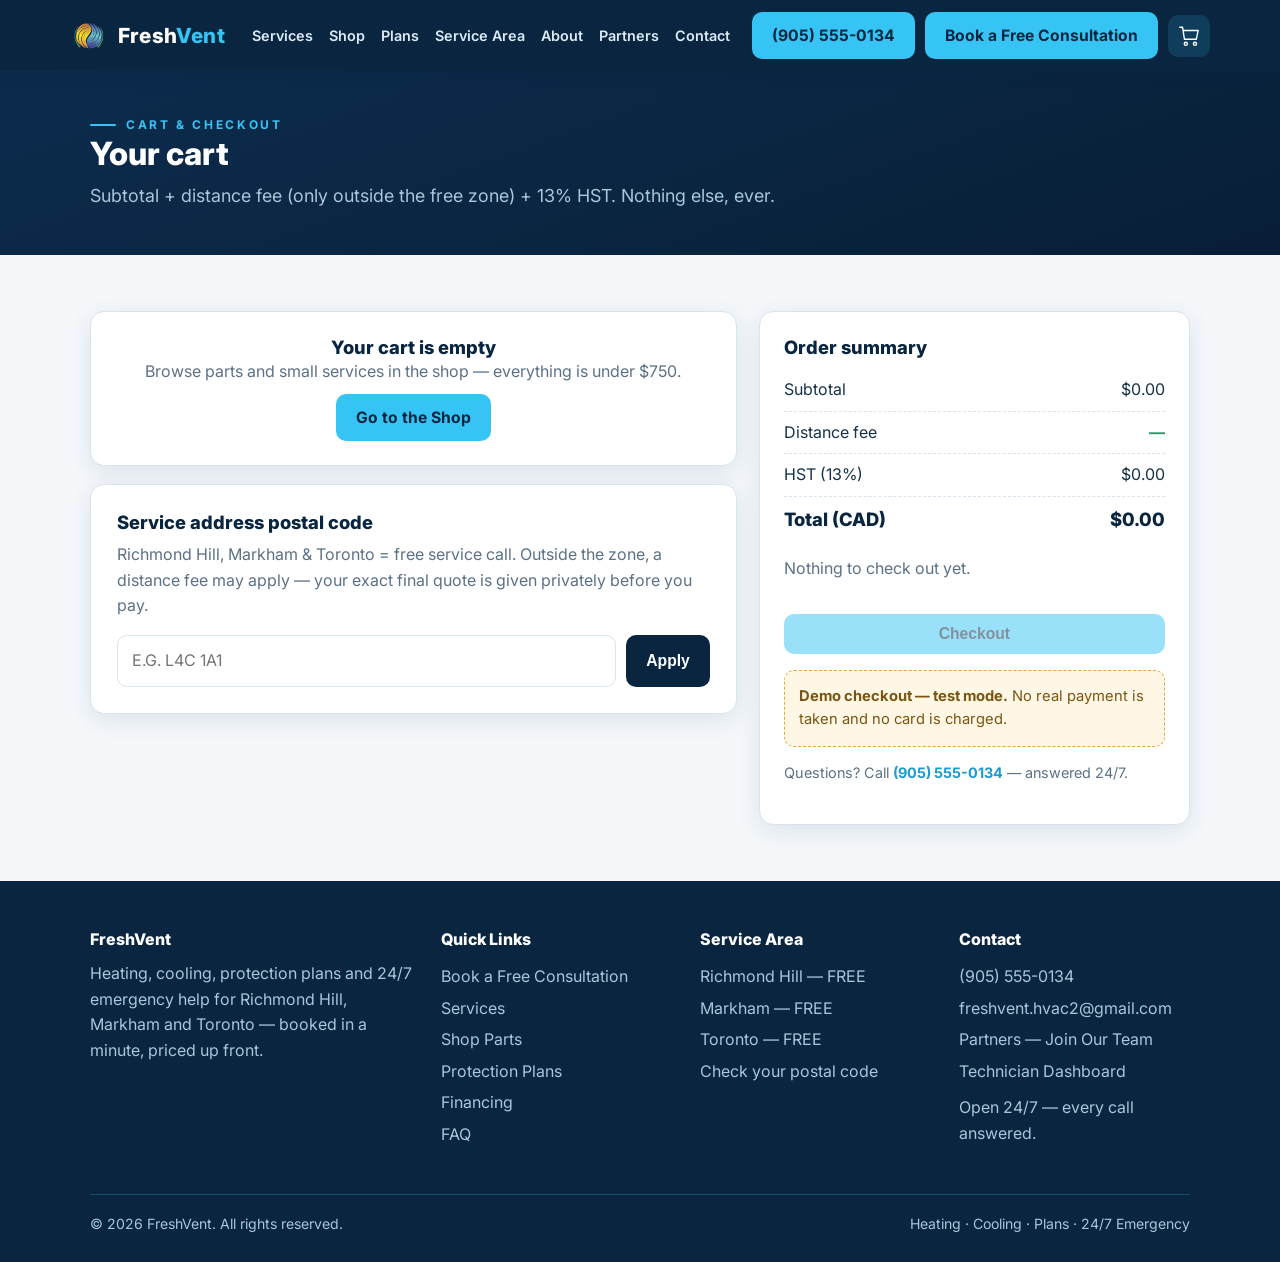
<file: cart.html>
<!DOCTYPE html>
<html lang="en">
<head>
<meta charset="UTF-8">
<meta name="viewport" content="width=device-width, initial-scale=1.0">
<link rel="icon" type="image/png" href="assets/img/freshvent-emblem.png">
<title>Cart & Checkout | FreshVent</title>
<meta name="description" content="Review your FreshVent cart: parts, small services and protection plans with transparent pricing — free in-zone service calls, a distance fee may apply outside the zone, plus 13% HST.">
<link rel="preconnect" href="https://fonts.googleapis.com">
<link rel="preconnect" href="https://fonts.gstatic.com" crossorigin>
<link href="https://fonts.googleapis.com/css2?family=Inter:wght@400;500;600;700;800&display=swap" rel="stylesheet">
<link rel="stylesheet" href="assets/css/style.css">
<script type="application/ld+json">
{"@context":"https://schema.org","@type":"HVACBusiness","name":"FreshVent",
"description":"Smart HVAC services: heating, cooling, protection plans and 24/7 emergency service in Richmond Hill, Markham and Toronto.",
"email":"freshvent.hvac2@gmail.com","telephone":"+1-905-555-0134","priceRange":"$$",
"areaServed":[{"@type":"City","name":"Richmond Hill"},{"@type":"City","name":"Markham"},{"@type":"City","name":"Toronto"}],
"openingHours":"Mo-Su 00:00-24:00","address":{"@type":"PostalAddress","addressLocality":"Richmond Hill","addressRegion":"ON","addressCountry":"CA"}}
</script>
</head>
<body>
<header class="site-header"><div class="container header-inner">
<a class="logo" href="index.html"><img class="logo-mark" src="assets/img/freshvent-emblem.png" alt="FreshVent logo"><span>Fresh<em>Vent</em></span></a>
<nav class="main-nav" aria-label="Main"><a href="services.html">Services</a><a href="shop.html">Shop</a><a href="plans.html">Plans</a><a href="service-area.html">Service Area</a><a href="about.html">About</a><a href="partners.html">Partners</a><a href="contact.html">Contact</a></nav>
<div class="header-actions">
<a class="btn phone-cta" href="tel:+19055550134">(905) 555-0134</a>
<a class="btn book-cta" href="book.html">Book a Free Consultation</a>
<a class="cart-link" href="cart.html" aria-label="Cart"><svg width="22" height="22" viewBox="0 0 48 48" fill="none" stroke="#fff" stroke-width="3" stroke-linecap="round" stroke-linejoin="round"><circle cx="17" cy="41" r="3.4"/><circle cx="37" cy="41" r="3.4"/><path d="M4 5h6l4 26h26l4-19H12"/></svg><span class="cart-count" style="display:none">0</span></a>
<button class="nav-toggle" aria-label="Menu" aria-expanded="false">☰</button>
</div></div>
<nav class="mobile-nav" aria-label="Mobile"><a href="index.html">Home</a><a href="book.html">Book a Free Consultation</a><a href="services.html">Services</a><a href="shop.html">Shop</a><a href="plans.html">Protection Plans</a><a href="service-area.html">Service Area</a><a href="financing.html">Financing</a><a href="about.html">About</a><a href="partners.html">Partners</a><a href="contact.html">Contact</a><a href="cart.html">Cart</a><a href="dashboard.html">Technician Dashboard</a></nav></header>
<main>

<section class="page-band"><div class="container">
<div class="eyebrow-line">Cart &amp; checkout</div>
<h1>Your cart</h1>
<p class="lead">Subtotal + distance fee (only outside the free zone) + 13% HST. Nothing else, ever.</p>
</div></section>

<section class="section"><div class="container">
<div class="cart-layout">
<div>
<div id="cartItems"></div>
<form data-zone-form="cart" style="margin-top:18px">
<div class="form-card">
<h3 style="margin-bottom:8px">Service address postal code</h3>
<p style="color:var(--muted)">Richmond Hill, Markham &amp; Toronto = free service call. Outside the zone, a distance fee may apply — your exact final quote is given privately before you pay.</p>
<div style="display:flex;gap:10px;flex-wrap:wrap">
<input type="text" data-zone-input placeholder="e.g. L4C 1A1" aria-label="Postal code" style="flex:1 1 180px;text-transform:uppercase">
<button class="btn dark" type="submit">Apply</button>
</div>
<div class="zone-result" data-zone-result></div>
</div></form>
</div>
<aside class="summary-card">
<h3 style="margin-bottom:10px">Order summary</h3>
<div class="summary-row"><span>Subtotal</span><span id="sumSubtotal">$0.00</span></div>
<div class="summary-row"><span>Distance fee</span><span id="sumFee">—</span></div>
<div class="summary-row"><span>HST (13%)</span><span id="sumHst">$0.00</span></div>
<div class="summary-row total"><span>Total (CAD)</span><span id="sumTotal">$0.00</span></div>
<div id="checkoutSummary" style="margin-top:14px"></div>
<button class="btn block" id="payBtn" type="button" style="margin-top:16px">Checkout</button>
<div class="testmode"><b>Demo checkout — test mode.</b> No real payment is taken and no card is charged.
<!-- TODO: replace the demo checkout with live Stripe checkout + order endpoint. -->
</div>
<div class="zone-result" id="checkoutDone" style="margin-top:16px">
<b>Order received (demo).</b> Total shown was <span data-order-total>$0.00</span>. In production this is where the customer gets a confirmation number and the order lands in the CRM.
</div>
<p style="margin-top:14px;font-size:.9rem;color:var(--muted)">Questions? Call <a href="tel:+19055550134"><b>(905) 555-0134</b></a> — answered 24/7.</p>
</aside>
</div>
</div></section>

</main>
<footer class="site-footer"><div class="container">
<div class="footer-grid">
<div><h4>FreshVent</h4><p>Heating, cooling, protection plans and 24/7 emergency help for Richmond Hill, Markham and Toronto — booked in a minute, priced up front.</p></div>
<div><h4>Quick Links</h4><a href="book.html">Book a Free Consultation</a><a href="services.html">Services</a><a href="shop.html">Shop Parts</a><a href="plans.html">Protection Plans</a><a href="financing.html">Financing</a><a href="faq.html">FAQ</a></div>
<div><h4>Service Area</h4><a href="service-area.html">Richmond Hill — FREE</a><a href="service-area.html">Markham — FREE</a><a href="service-area.html">Toronto — FREE</a><a href="service-area.html">Check your postal code</a></div>
<div><h4>Contact</h4><a href="tel:+19055550134">(905) 555-0134</a><a href="mailto:freshvent.hvac2@gmail.com">freshvent.hvac2@gmail.com</a><a href="partners.html">Partners — Join Our Team</a><a href="dashboard.html">Technician Dashboard</a><p style="margin-top:8px">Open 24/7 — every call answered.</p></div>
</div>
<div class="footer-bottom"><span>© <span class="js-year">2026</span> FreshVent. All rights reserved.</span><span>Heating · Cooling · Plans · 24/7 Emergency</span></div>
</div></footer>
<script src="assets/js/zones.js"></script>
<script src="assets/js/products.js"></script>
<script src="assets/js/cart.js"></script>
<script src="assets/js/main.js"></script>

</body>
</html>
</file>
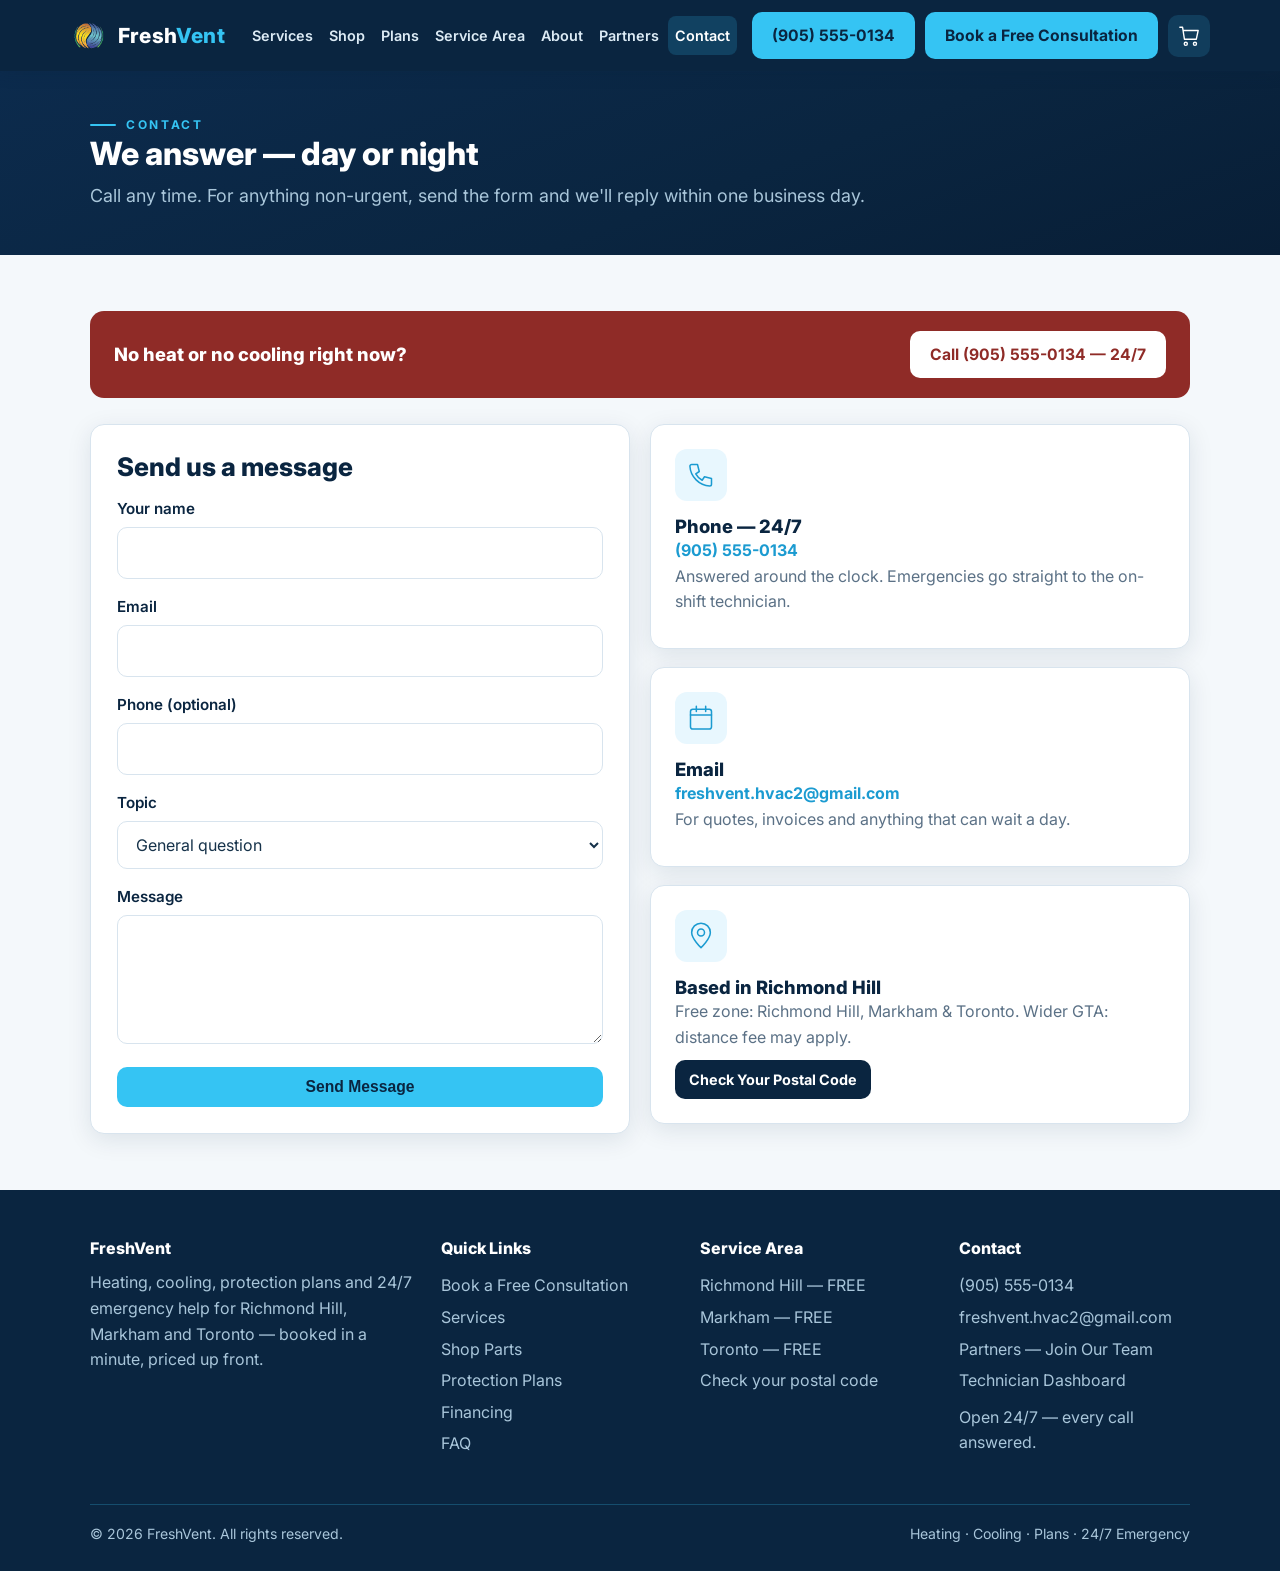
<file: contact.html>
<!DOCTYPE html>
<html lang="en">
<head>
<meta charset="UTF-8">
<meta name="viewport" content="width=device-width, initial-scale=1.0">
<link rel="icon" type="image/png" href="assets/img/freshvent-emblem.png">
<title>Contact | FreshVent</title>
<meta name="description" content="Contact FreshVent: call (905) 555-0134 any time — answered 24/7 — or send a message and we'll reply within one business day.">
<link rel="preconnect" href="https://fonts.googleapis.com">
<link rel="preconnect" href="https://fonts.gstatic.com" crossorigin>
<link href="https://fonts.googleapis.com/css2?family=Inter:wght@400;500;600;700;800&display=swap" rel="stylesheet">
<link rel="stylesheet" href="assets/css/style.css">
<script type="application/ld+json">
{"@context":"https://schema.org","@type":"HVACBusiness","name":"FreshVent",
"description":"Smart HVAC services: heating, cooling, protection plans and 24/7 emergency service in Richmond Hill, Markham and Toronto.",
"email":"freshvent.hvac2@gmail.com","telephone":"+1-905-555-0134","priceRange":"$$",
"areaServed":[{"@type":"City","name":"Richmond Hill"},{"@type":"City","name":"Markham"},{"@type":"City","name":"Toronto"}],
"openingHours":"Mo-Su 00:00-24:00","address":{"@type":"PostalAddress","addressLocality":"Richmond Hill","addressRegion":"ON","addressCountry":"CA"}}
</script>
</head>
<body>
<header class="site-header"><div class="container header-inner">
<a class="logo" href="index.html"><img class="logo-mark" src="assets/img/freshvent-emblem.png" alt="FreshVent logo"><span>Fresh<em>Vent</em></span></a>
<nav class="main-nav" aria-label="Main"><a href="services.html">Services</a><a href="shop.html">Shop</a><a href="plans.html">Plans</a><a href="service-area.html">Service Area</a><a href="about.html">About</a><a href="partners.html">Partners</a><a href="contact.html" class="active">Contact</a></nav>
<div class="header-actions">
<a class="btn phone-cta" href="tel:+19055550134">(905) 555-0134</a>
<a class="btn book-cta" href="book.html">Book a Free Consultation</a>
<a class="cart-link" href="cart.html" aria-label="Cart"><svg width="22" height="22" viewBox="0 0 48 48" fill="none" stroke="#fff" stroke-width="3" stroke-linecap="round" stroke-linejoin="round"><circle cx="17" cy="41" r="3.4"/><circle cx="37" cy="41" r="3.4"/><path d="M4 5h6l4 26h26l4-19H12"/></svg><span class="cart-count" style="display:none">0</span></a>
<button class="nav-toggle" aria-label="Menu" aria-expanded="false">☰</button>
</div></div>
<nav class="mobile-nav" aria-label="Mobile"><a href="index.html">Home</a><a href="book.html">Book a Free Consultation</a><a href="services.html">Services</a><a href="shop.html">Shop</a><a href="plans.html">Protection Plans</a><a href="service-area.html">Service Area</a><a href="financing.html">Financing</a><a href="about.html">About</a><a href="partners.html">Partners</a><a href="contact.html">Contact</a><a href="cart.html">Cart</a><a href="dashboard.html">Technician Dashboard</a></nav></header>
<main>

<section class="page-band"><div class="container">
<div class="eyebrow-line">Contact</div>
<h1>We answer — day or night</h1>
<p class="lead">Call any time. For anything non-urgent, send the form and we'll reply within one business day.</p>
</div></section>

<section class="section"><div class="container">
<div class="emergency-banner" style="margin-bottom:26px"><h3>No heat or no cooling right now?</h3><a class="btn" href="tel:+19055550134">Call (905) 555-0134 — 24/7</a></div>
<div class="grid cols-2">
<div class="form-card">
<h2 style="margin-bottom:14px">Send us a message</h2>
<!-- TODO: wire this form to the production endpoint (Web3Forms/FormSubmit) + CRM. -->
<form id="contactForm" novalidate>
<div class="field"><label for="cfName">Your name</label><input type="text" id="cfName" required autocomplete="name"></div>
<div class="field"><label for="cfEmail">Email</label><input type="email" id="cfEmail" required autocomplete="email"></div>
<div class="field"><label for="cfPhone">Phone (optional)</label><input type="tel" id="cfPhone" autocomplete="tel"></div>
<div class="field"><label for="cfTopic">Topic</label><select id="cfTopic"><option>General question</option><option>Repair</option><option>Replacement quote</option><option>Protection plan</option><option>Financing</option><option>Something else</option></select></div>
<div class="field"><label for="cfMsg">Message</label><textarea id="cfMsg" rows="4" required></textarea></div>
<button class="btn block" type="submit">Send Message</button>
</form>
<div class="zone-result" id="contactSuccess" style="margin-top:16px"><b>Message received.</b> We'll reply within one business day. (Demo form.)</div>
</div>
<div>
<article class="card" style="margin-bottom:18px"><div class="icon" data-icon="phone"></div><h3>Phone — 24/7</h3><p><a href="tel:+19055550134"><b>(905) 555-0134</b></a><br>Answered around the clock. Emergencies go straight to the on-shift technician.</p></article>
<article class="card" style="margin-bottom:18px"><div class="icon" data-icon="calendar"></div><h3>Email</h3><p><a href="mailto:freshvent.hvac2@gmail.com"><b>freshvent.hvac2@gmail.com</b></a><br>For quotes, invoices and anything that can wait a day.</p></article>
<article class="card"><div class="icon" data-icon="pin"></div><h3>Based in Richmond Hill</h3><p>Free zone: Richmond Hill, Markham &amp; Toronto. Wider GTA: distance fee may apply.</p><a class="btn dark small" href="service-area.html">Check Your Postal Code</a></article>
</div>
</div>
</div></section>

</main>
<footer class="site-footer"><div class="container">
<div class="footer-grid">
<div><h4>FreshVent</h4><p>Heating, cooling, protection plans and 24/7 emergency help for Richmond Hill, Markham and Toronto — booked in a minute, priced up front.</p></div>
<div><h4>Quick Links</h4><a href="book.html">Book a Free Consultation</a><a href="services.html">Services</a><a href="shop.html">Shop Parts</a><a href="plans.html">Protection Plans</a><a href="financing.html">Financing</a><a href="faq.html">FAQ</a></div>
<div><h4>Service Area</h4><a href="service-area.html">Richmond Hill — FREE</a><a href="service-area.html">Markham — FREE</a><a href="service-area.html">Toronto — FREE</a><a href="service-area.html">Check your postal code</a></div>
<div><h4>Contact</h4><a href="tel:+19055550134">(905) 555-0134</a><a href="mailto:freshvent.hvac2@gmail.com">freshvent.hvac2@gmail.com</a><a href="partners.html">Partners — Join Our Team</a><a href="dashboard.html">Technician Dashboard</a><p style="margin-top:8px">Open 24/7 — every call answered.</p></div>
</div>
<div class="footer-bottom"><span>© <span class="js-year">2026</span> FreshVent. All rights reserved.</span><span>Heating · Cooling · Plans · 24/7 Emergency</span></div>
</div></footer>
<script src="assets/js/zones.js"></script>
<script src="assets/js/products.js"></script>
<script src="assets/js/cart.js"></script>
<script src="assets/js/main.js"></script>

</body>
</html>
</file>
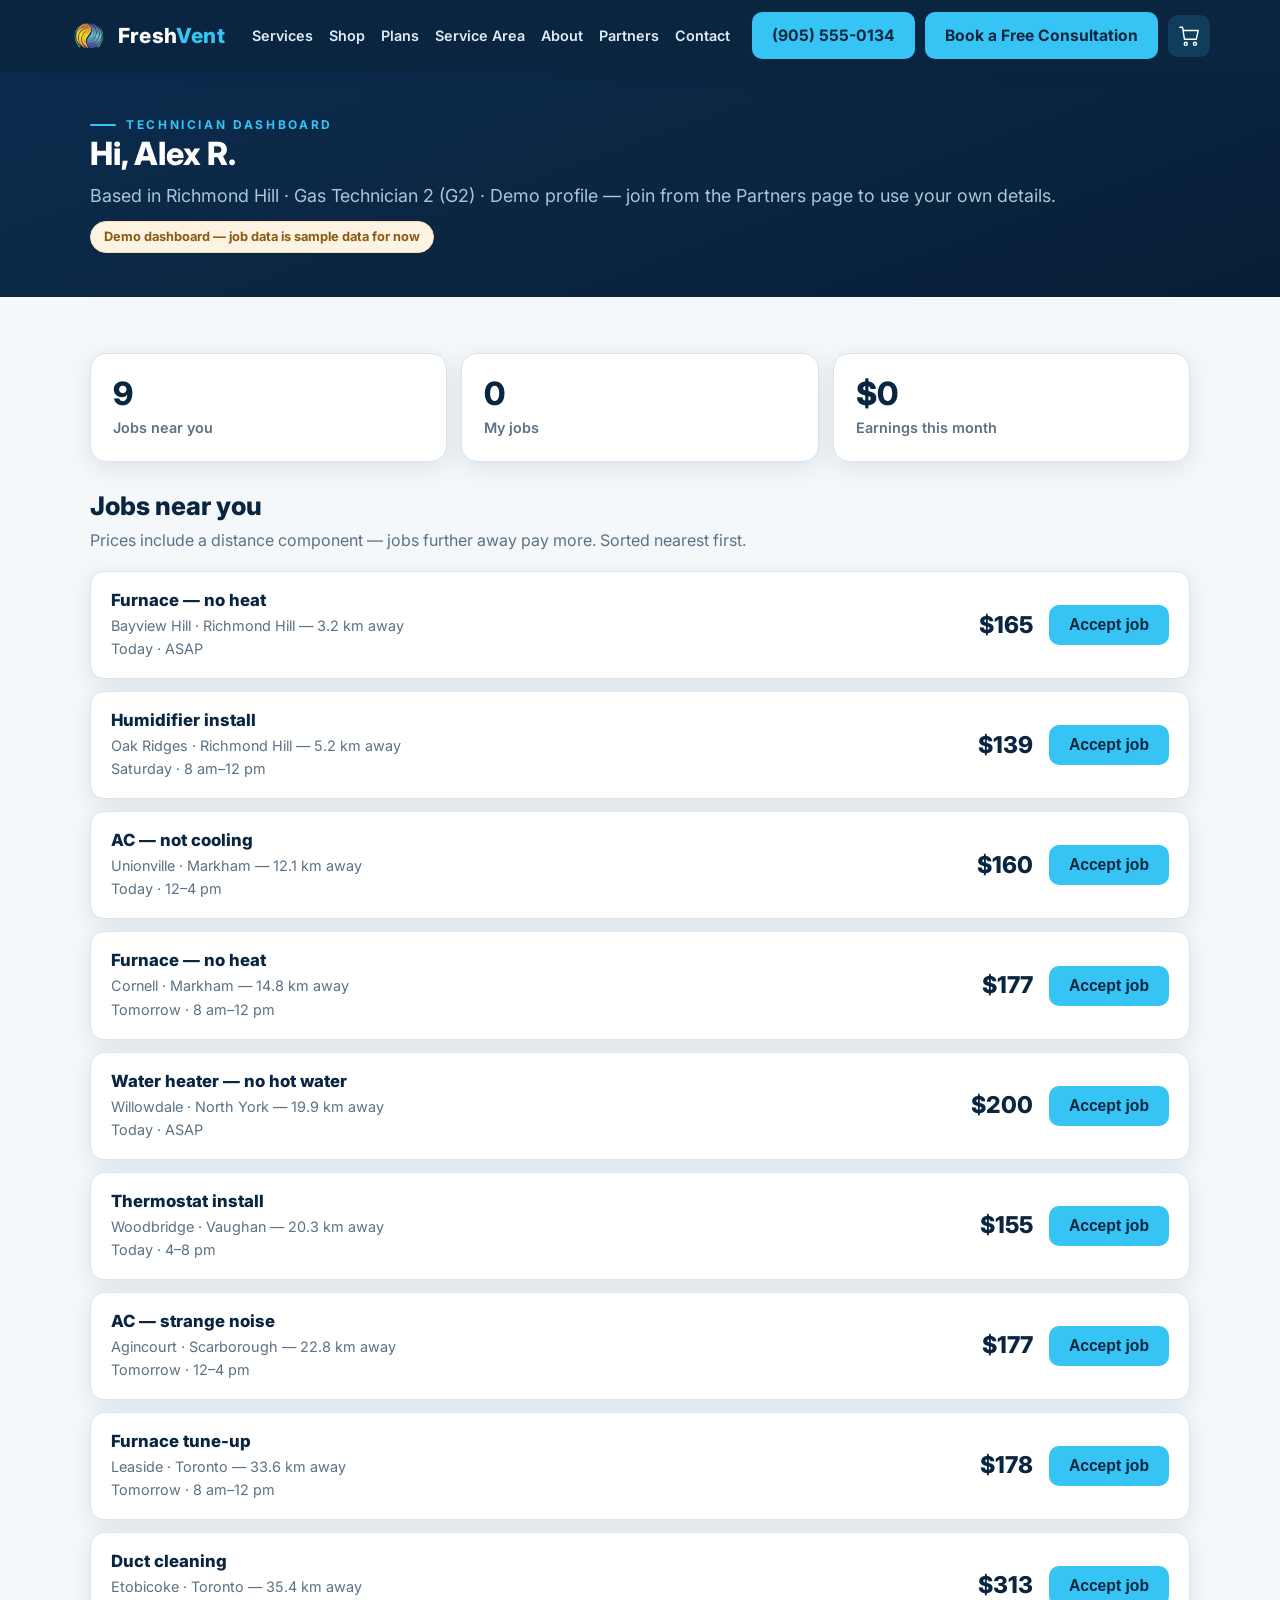
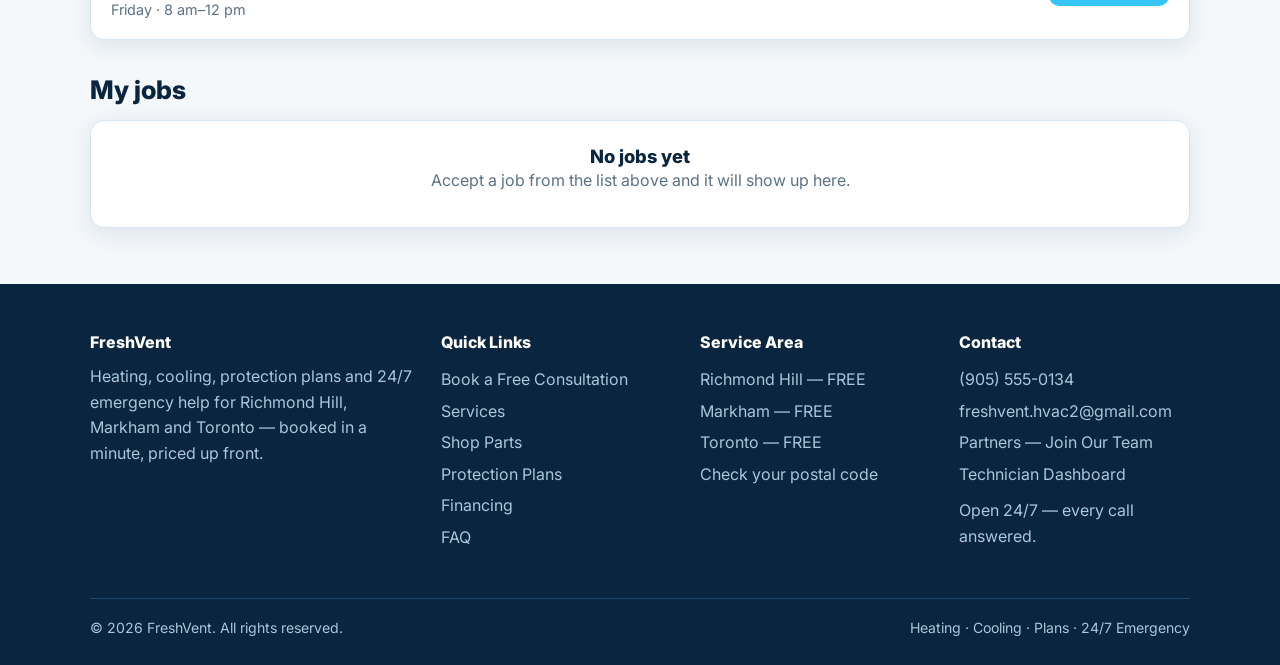
<file: dashboard.html>
<!DOCTYPE html>
<html lang="en">
<head>
<meta charset="UTF-8">
<meta name="viewport" content="width=device-width, initial-scale=1.0">
<link rel="icon" type="image/png" href="assets/img/freshvent-emblem.png">
<title>Technician Dashboard | FreshVent</title>
<meta name="description" content="FreshVent technician dashboard (demo): jobs near you with up-front prices, your accepted jobs, and your earnings.">
<meta name="robots" content="noindex">
<link rel="preconnect" href="https://fonts.googleapis.com">
<link rel="preconnect" href="https://fonts.gstatic.com" crossorigin>
<link href="https://fonts.googleapis.com/css2?family=Inter:wght@400;500;600;700;800&display=swap" rel="stylesheet">
<link rel="stylesheet" href="assets/css/style.css">
</head>
<body>
<header class="site-header"><div class="container header-inner">
<a class="logo" href="index.html"><img class="logo-mark" src="assets/img/freshvent-emblem.png" alt="FreshVent logo"><span>Fresh<em>Vent</em></span></a>
<nav class="main-nav" aria-label="Main"><a href="services.html">Services</a><a href="shop.html">Shop</a><a href="plans.html">Plans</a><a href="service-area.html">Service Area</a><a href="about.html">About</a><a href="partners.html">Partners</a><a href="contact.html">Contact</a></nav>
<div class="header-actions">
<a class="btn phone-cta" href="tel:+19055550134">(905) 555-0134</a>
<a class="btn book-cta" href="book.html">Book a Free Consultation</a>
<a class="cart-link" href="cart.html" aria-label="Cart"><svg width="22" height="22" viewBox="0 0 48 48" fill="none" stroke="#fff" stroke-width="3" stroke-linecap="round" stroke-linejoin="round"><circle cx="17" cy="41" r="3.4"/><circle cx="37" cy="41" r="3.4"/><path d="M4 5h6l4 26h26l4-19H12"/></svg><span class="cart-count" style="display:none">0</span></a>
<button class="nav-toggle" aria-label="Menu" aria-expanded="false">☰</button>
</div></div>
<nav class="mobile-nav" aria-label="Mobile"><a href="index.html">Home</a><a href="book.html">Book a Free Consultation</a><a href="services.html">Services</a><a href="shop.html">Shop</a><a href="plans.html">Protection Plans</a><a href="service-area.html">Service Area</a><a href="financing.html">Financing</a><a href="about.html">About</a><a href="partners.html">Partners</a><a href="contact.html">Contact</a><a href="cart.html">Cart</a><a href="dashboard.html">Technician Dashboard</a></nav></header>
<main>

<section class="page-band"><div class="container">
<div class="eyebrow-line">Technician dashboard</div>
<h1 id="dashGreeting">Hi there</h1>
<p class="lead" id="dashSub">Your jobs, your prices, your earnings.</p>
<span class="demo-note">Demo dashboard — job data is sample data for now</span>
</div></section>

<section class="section"><div class="container" id="dashboardRoot">
<div class="dash-stats">
<div class="dash-stat"><div class="big" id="statNear">0</div><div class="lbl">Jobs near you</div></div>
<div class="dash-stat"><div class="big" id="statMine">0</div><div class="lbl">My jobs</div></div>
<div class="dash-stat"><div class="big" id="statEarn">$0</div><div class="lbl">Earnings this month</div></div>
</div>

<h2 style="margin-bottom:6px">Jobs near you</h2>
<p style="color:var(--muted);margin-bottom:18px">Prices include a distance component — jobs further away pay more. Sorted nearest first.</p>
<div id="jobList"></div>

<h2 style="margin:34px 0 14px">My jobs</h2>
<div id="myJobList"></div>
</div></section>

</main>
<footer class="site-footer"><div class="container">
<div class="footer-grid">
<div><h4>FreshVent</h4><p>Heating, cooling, protection plans and 24/7 emergency help for Richmond Hill, Markham and Toronto — booked in a minute, priced up front.</p></div>
<div><h4>Quick Links</h4><a href="book.html">Book a Free Consultation</a><a href="services.html">Services</a><a href="shop.html">Shop Parts</a><a href="plans.html">Protection Plans</a><a href="financing.html">Financing</a><a href="faq.html">FAQ</a></div>
<div><h4>Service Area</h4><a href="service-area.html">Richmond Hill — FREE</a><a href="service-area.html">Markham — FREE</a><a href="service-area.html">Toronto — FREE</a><a href="service-area.html">Check your postal code</a></div>
<div><h4>Contact</h4><a href="tel:+19055550134">(905) 555-0134</a><a href="mailto:freshvent.hvac2@gmail.com">freshvent.hvac2@gmail.com</a><a href="partners.html">Partners — Join Our Team</a><a href="dashboard.html">Technician Dashboard</a><p style="margin-top:8px">Open 24/7 — every call answered.</p></div>
</div>
<div class="footer-bottom"><span>© <span class="js-year">2026</span> FreshVent. All rights reserved.</span><span>Heating · Cooling · Plans · 24/7 Emergency</span></div>
</div></footer>
<script src="assets/js/zones.js"></script>
<script src="assets/js/products.js"></script>
<script src="assets/js/cart.js"></script>
<script src="assets/js/main.js"></script>
<script src="assets/js/jobs.js"></script>
<script src="assets/js/dashboard.js"></script>

</body>
</html>
</file>
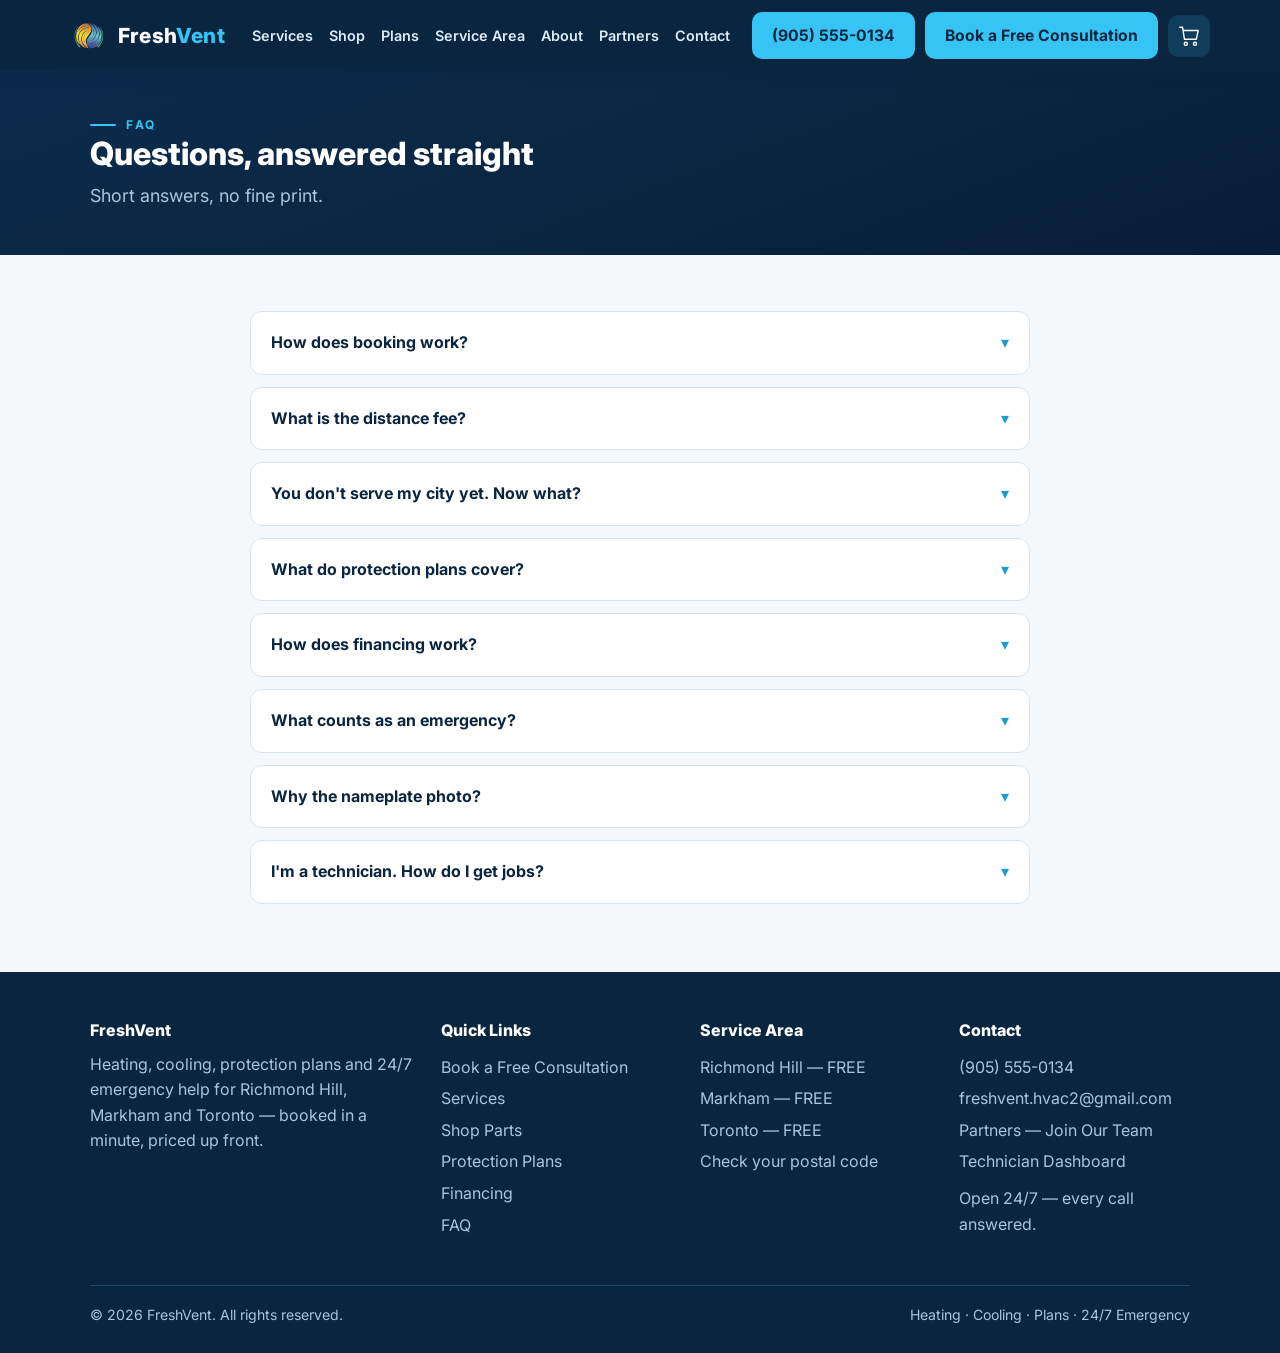
<file: faq.html>
<!DOCTYPE html>
<html lang="en">
<head>
<meta charset="UTF-8">
<meta name="viewport" content="width=device-width, initial-scale=1.0">
<link rel="icon" type="image/png" href="assets/img/freshvent-emblem.png">
<title>FAQ | FreshVent</title>
<meta name="description" content="FreshVent FAQ: the distance fee, the free zone, protection plans, financing, emergencies, and how booking and technician matching work.">
<link rel="preconnect" href="https://fonts.googleapis.com">
<link rel="preconnect" href="https://fonts.gstatic.com" crossorigin>
<link href="https://fonts.googleapis.com/css2?family=Inter:wght@400;500;600;700;800&display=swap" rel="stylesheet">
<link rel="stylesheet" href="assets/css/style.css">
<script type="application/ld+json">
{"@context":"https://schema.org","@type":"HVACBusiness","name":"FreshVent",
"description":"Smart HVAC services: heating, cooling, protection plans and 24/7 emergency service in Richmond Hill, Markham and Toronto.",
"email":"freshvent.hvac2@gmail.com","telephone":"+1-905-555-0134","priceRange":"$$",
"areaServed":[{"@type":"City","name":"Richmond Hill"},{"@type":"City","name":"Markham"},{"@type":"City","name":"Toronto"}],
"openingHours":"Mo-Su 00:00-24:00","address":{"@type":"PostalAddress","addressLocality":"Richmond Hill","addressRegion":"ON","addressCountry":"CA"}}
</script>
</head>
<body>
<header class="site-header"><div class="container header-inner">
<a class="logo" href="index.html"><img class="logo-mark" src="assets/img/freshvent-emblem.png" alt="FreshVent logo"><span>Fresh<em>Vent</em></span></a>
<nav class="main-nav" aria-label="Main"><a href="services.html">Services</a><a href="shop.html">Shop</a><a href="plans.html">Plans</a><a href="service-area.html">Service Area</a><a href="about.html">About</a><a href="partners.html">Partners</a><a href="contact.html">Contact</a></nav>
<div class="header-actions">
<a class="btn phone-cta" href="tel:+19055550134">(905) 555-0134</a>
<a class="btn book-cta" href="book.html">Book a Free Consultation</a>
<a class="cart-link" href="cart.html" aria-label="Cart"><svg width="22" height="22" viewBox="0 0 48 48" fill="none" stroke="#fff" stroke-width="3" stroke-linecap="round" stroke-linejoin="round"><circle cx="17" cy="41" r="3.4"/><circle cx="37" cy="41" r="3.4"/><path d="M4 5h6l4 26h26l4-19H12"/></svg><span class="cart-count" style="display:none">0</span></a>
<button class="nav-toggle" aria-label="Menu" aria-expanded="false">☰</button>
</div></div>
<nav class="mobile-nav" aria-label="Mobile"><a href="index.html">Home</a><a href="book.html">Book a Free Consultation</a><a href="services.html">Services</a><a href="shop.html">Shop</a><a href="plans.html">Protection Plans</a><a href="service-area.html">Service Area</a><a href="financing.html">Financing</a><a href="about.html">About</a><a href="partners.html">Partners</a><a href="contact.html">Contact</a><a href="cart.html">Cart</a><a href="dashboard.html">Technician Dashboard</a></nav></header>
<main>

<section class="page-band"><div class="container">
<div class="eyebrow-line">FAQ</div>
<h1>Questions, answered straight</h1>
<p class="lead">Short answers, no fine print.</p>
</div></section>

<section class="section"><div class="container" style="max-width:820px">
<div class="faq-item"><button class="faq-q" type="button">How does booking work?<span class="chev">▾</span></button><div class="faq-a"><p>Three steps on the <a href="book.html">Book a Free Consultation</a> page: pick the problem, tell us where and when, leave your details. You see a price estimate as you go, and we match you with a nearby licensed technician. The final repair price is confirmed before any work starts, and you pay after the job is done.</p></div></div>
<div class="faq-item"><button class="faq-q" type="button">What is the distance fee?<span class="chev">▾</span></button><div class="faq-a"><p>Richmond Hill, Markham &amp; Toronto are our free zone — no distance fee, ever. Outside it, a distance fee may apply in the wider GTA. Enter your postal code on the <a href="service-area.html">Service Area page</a> to check your zone — your exact final quote is given privately before you pay.</p></div></div>
<div class="faq-item"><button class="faq-q" type="button">You don't serve my city yet. Now what?<span class="chev">▾</span></button><div class="faq-a"><p>We're expanding city by city. Join the <a href="service-area.html#waitlist">waitlist</a> and we'll email you at launch — or, if you're an HVAC pro, ask about opening a branch in your city on the same page.</p></div></div>
<div class="faq-item"><button class="faq-q" type="button">What do protection plans cover?<span class="chev">▾</span></button><div class="faq-a"><p>Breakdown repairs for the machines listed in your tier — from furnace &amp; AC (Essential, $19.99/mo) up to appliances, plumbing and electrical basics (Whole Home, $44.99/mo). If it's covered and it breaks, we fix it. See <a href="plans.html">Plans</a> for the plain list per tier. Cancel anytime.</p></div></div>
<div class="faq-item"><button class="faq-q" type="button">How does financing work?<span class="chev">▾</span></button><div class="faq-a"><p>Big projects can be financed through <b>Financeit</b>, with 0% interest options for qualified customers. Apply in minutes after your quote; once approved, we install and Financeit settles within 48 hours. Details on the <a href="financing.html">Financing page</a>.</p></div></div>
<div class="faq-item"><button class="faq-q" type="button">What counts as an emergency?<span class="chev">▾</span></button><div class="faq-a"><p>No heat in extreme cold or no cooling in a heat wave. Call <a href="tel:+19055550134"><b>(905) 555-0134</b></a> any hour — every call is answered, and emergencies go straight to the on-shift technician.</p></div></div>
<div class="faq-item"><button class="faq-q" type="button">Why the nameplate photo?<span class="chev">▾</span></button><div class="faq-a"><p>It's the sticker with your unit's model and serial number. A photo when you book lets the technician bring the right parts the first time. It's always optional — never a condition of booking.</p></div></div>
<div class="faq-item"><button class="faq-q" type="button">I'm a technician. How do I get jobs?<span class="chev">▾</span></button><div class="faq-a"><p>Join on the <a href="partners.html">Partners page</a> — one short form, no account or password. Your dashboard opens right away with jobs near you and the price of each job shown up front. Accept the ones you want; get paid per completed job.</p></div></div>
</div></section>

</main>
<footer class="site-footer"><div class="container">
<div class="footer-grid">
<div><h4>FreshVent</h4><p>Heating, cooling, protection plans and 24/7 emergency help for Richmond Hill, Markham and Toronto — booked in a minute, priced up front.</p></div>
<div><h4>Quick Links</h4><a href="book.html">Book a Free Consultation</a><a href="services.html">Services</a><a href="shop.html">Shop Parts</a><a href="plans.html">Protection Plans</a><a href="financing.html">Financing</a><a href="faq.html">FAQ</a></div>
<div><h4>Service Area</h4><a href="service-area.html">Richmond Hill — FREE</a><a href="service-area.html">Markham — FREE</a><a href="service-area.html">Toronto — FREE</a><a href="service-area.html">Check your postal code</a></div>
<div><h4>Contact</h4><a href="tel:+19055550134">(905) 555-0134</a><a href="mailto:freshvent.hvac2@gmail.com">freshvent.hvac2@gmail.com</a><a href="partners.html">Partners — Join Our Team</a><a href="dashboard.html">Technician Dashboard</a><p style="margin-top:8px">Open 24/7 — every call answered.</p></div>
</div>
<div class="footer-bottom"><span>© <span class="js-year">2026</span> FreshVent. All rights reserved.</span><span>Heating · Cooling · Plans · 24/7 Emergency</span></div>
</div></footer>
<script src="assets/js/zones.js"></script>
<script src="assets/js/products.js"></script>
<script src="assets/js/cart.js"></script>
<script src="assets/js/main.js"></script>

</body>
</html>
</file>
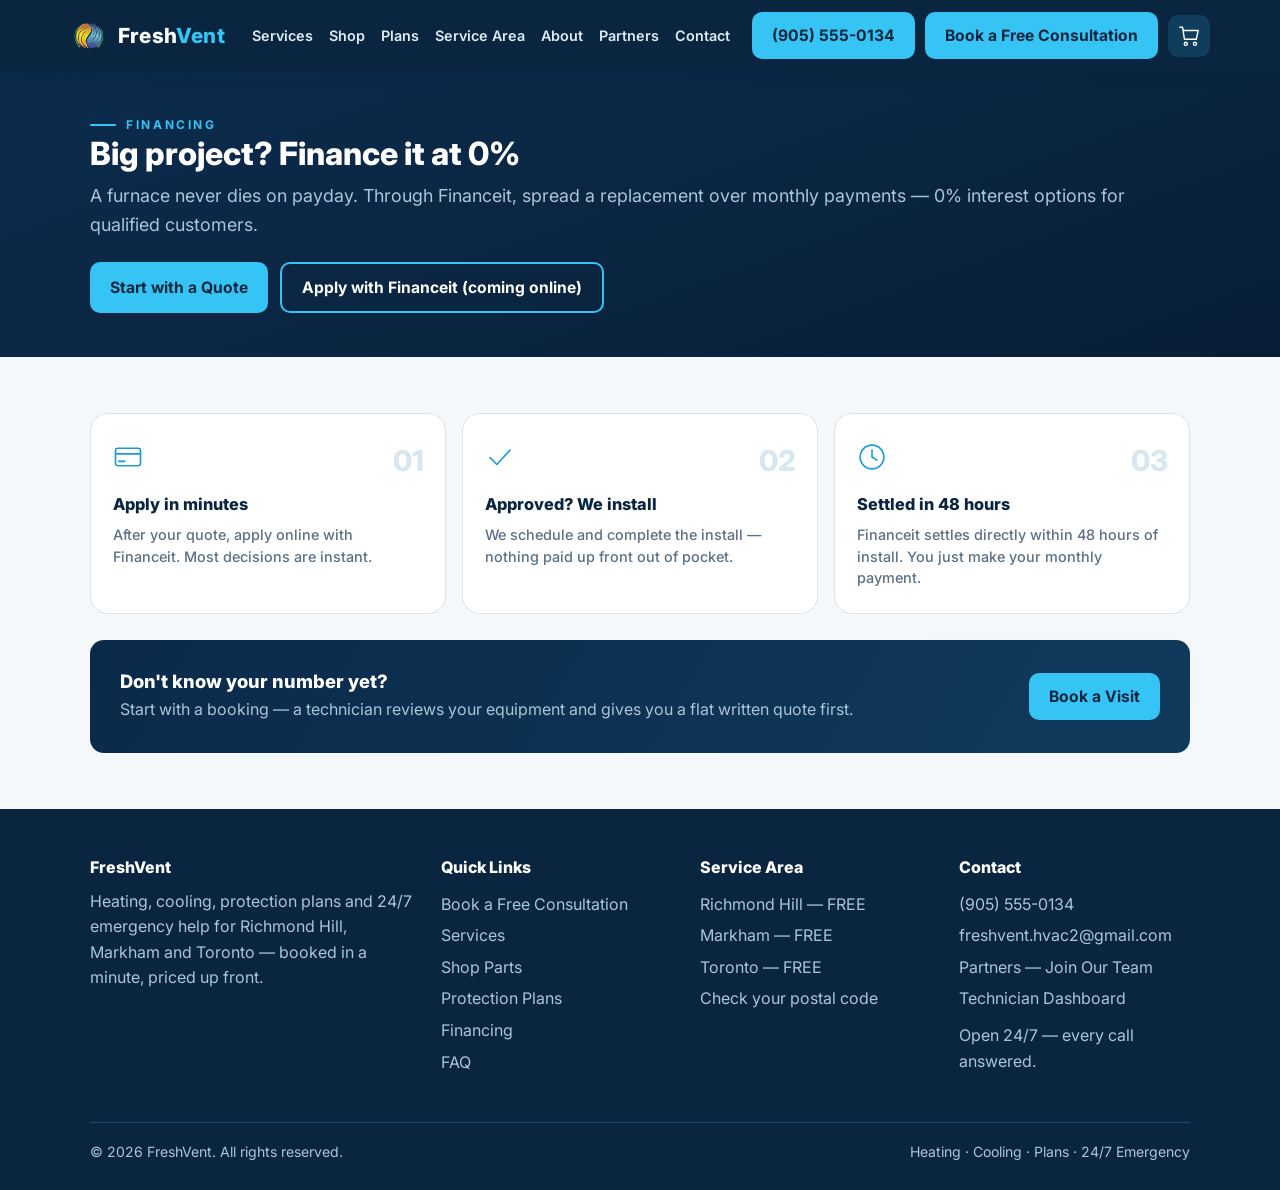
<file: financing.html>
<!DOCTYPE html>
<html lang="en">
<head>
<meta charset="UTF-8">
<meta name="viewport" content="width=device-width, initial-scale=1.0">
<link rel="icon" type="image/png" href="assets/img/freshvent-emblem.png">
<title>Financing — 0% Options for Big Projects | FreshVent</title>
<meta name="description" content="Finance a new furnace or AC at 0% interest through Financeit: apply in minutes, get a decision fast, and spread the cost monthly.">
<link rel="preconnect" href="https://fonts.googleapis.com">
<link rel="preconnect" href="https://fonts.gstatic.com" crossorigin>
<link href="https://fonts.googleapis.com/css2?family=Inter:wght@400;500;600;700;800&display=swap" rel="stylesheet">
<link rel="stylesheet" href="assets/css/style.css">
<script type="application/ld+json">
{"@context":"https://schema.org","@type":"HVACBusiness","name":"FreshVent",
"description":"Smart HVAC services: heating, cooling, protection plans and 24/7 emergency service in Richmond Hill, Markham and Toronto.",
"email":"freshvent.hvac2@gmail.com","telephone":"+1-905-555-0134","priceRange":"$$",
"areaServed":[{"@type":"City","name":"Richmond Hill"},{"@type":"City","name":"Markham"},{"@type":"City","name":"Toronto"}],
"openingHours":"Mo-Su 00:00-24:00","address":{"@type":"PostalAddress","addressLocality":"Richmond Hill","addressRegion":"ON","addressCountry":"CA"}}
</script>
</head>
<body>
<header class="site-header"><div class="container header-inner">
<a class="logo" href="index.html"><img class="logo-mark" src="assets/img/freshvent-emblem.png" alt="FreshVent logo"><span>Fresh<em>Vent</em></span></a>
<nav class="main-nav" aria-label="Main"><a href="services.html">Services</a><a href="shop.html">Shop</a><a href="plans.html">Plans</a><a href="service-area.html">Service Area</a><a href="about.html">About</a><a href="partners.html">Partners</a><a href="contact.html">Contact</a></nav>
<div class="header-actions">
<a class="btn phone-cta" href="tel:+19055550134">(905) 555-0134</a>
<a class="btn book-cta" href="book.html">Book a Free Consultation</a>
<a class="cart-link" href="cart.html" aria-label="Cart"><svg width="22" height="22" viewBox="0 0 48 48" fill="none" stroke="#fff" stroke-width="3" stroke-linecap="round" stroke-linejoin="round"><circle cx="17" cy="41" r="3.4"/><circle cx="37" cy="41" r="3.4"/><path d="M4 5h6l4 26h26l4-19H12"/></svg><span class="cart-count" style="display:none">0</span></a>
<button class="nav-toggle" aria-label="Menu" aria-expanded="false">☰</button>
</div></div>
<nav class="mobile-nav" aria-label="Mobile"><a href="index.html">Home</a><a href="book.html">Book a Free Consultation</a><a href="services.html">Services</a><a href="shop.html">Shop</a><a href="plans.html">Protection Plans</a><a href="service-area.html">Service Area</a><a href="financing.html">Financing</a><a href="about.html">About</a><a href="partners.html">Partners</a><a href="contact.html">Contact</a><a href="cart.html">Cart</a><a href="dashboard.html">Technician Dashboard</a></nav></header>
<main>

<section class="page-band"><div class="container">
<div class="eyebrow-line">Financing</div>
<h1>Big project? Finance it at 0%</h1>
<p class="lead">A furnace never dies on payday. Through Financeit, spread a replacement over monthly payments — 0% interest options for qualified customers.</p>
<div class="hero-ctas"><a class="btn" href="book.html">Start with a Quote</a>
<!-- TODO: replace with the live Financeit partner application link. -->
<a class="btn secondary" href="#" onclick="return false" aria-disabled="true">Apply with Financeit (coming online)</a></div>
</div></section>

<section class="section"><div class="container">
<div class="how-grid">
<div class="how-step"><div class="how-top"><span class="hicon" data-icon="card"></span><span class="num">01</span></div><h3>Apply in minutes</h3><p>After your quote, apply online with Financeit. Most decisions are instant.</p></div>
<div class="how-step"><div class="how-top"><span class="hicon" data-icon="check"></span><span class="num">02</span></div><h3>Approved? We install</h3><p>We schedule and complete the install — nothing paid up front out of pocket.</p></div>
<div class="how-step"><div class="how-top"><span class="hicon" data-icon="clock"></span><span class="num">03</span></div><h3>Settled in 48 hours</h3><p>Financeit settles directly within 48 hours of install. You just make your monthly payment.</p></div>
</div>
<div class="banner" style="margin-top:26px"><div><h3>Don't know your number yet?</h3><p>Start with a booking — a technician reviews your equipment and gives you a flat written quote first.</p></div>
<a class="btn" href="book.html">Book a Visit</a></div>
</div></section>

</main>
<footer class="site-footer"><div class="container">
<div class="footer-grid">
<div><h4>FreshVent</h4><p>Heating, cooling, protection plans and 24/7 emergency help for Richmond Hill, Markham and Toronto — booked in a minute, priced up front.</p></div>
<div><h4>Quick Links</h4><a href="book.html">Book a Free Consultation</a><a href="services.html">Services</a><a href="shop.html">Shop Parts</a><a href="plans.html">Protection Plans</a><a href="financing.html">Financing</a><a href="faq.html">FAQ</a></div>
<div><h4>Service Area</h4><a href="service-area.html">Richmond Hill — FREE</a><a href="service-area.html">Markham — FREE</a><a href="service-area.html">Toronto — FREE</a><a href="service-area.html">Check your postal code</a></div>
<div><h4>Contact</h4><a href="tel:+19055550134">(905) 555-0134</a><a href="mailto:freshvent.hvac2@gmail.com">freshvent.hvac2@gmail.com</a><a href="partners.html">Partners — Join Our Team</a><a href="dashboard.html">Technician Dashboard</a><p style="margin-top:8px">Open 24/7 — every call answered.</p></div>
</div>
<div class="footer-bottom"><span>© <span class="js-year">2026</span> FreshVent. All rights reserved.</span><span>Heating · Cooling · Plans · 24/7 Emergency</span></div>
</div></footer>
<script src="assets/js/zones.js"></script>
<script src="assets/js/products.js"></script>
<script src="assets/js/cart.js"></script>
<script src="assets/js/main.js"></script>

</body>
</html>
</file>
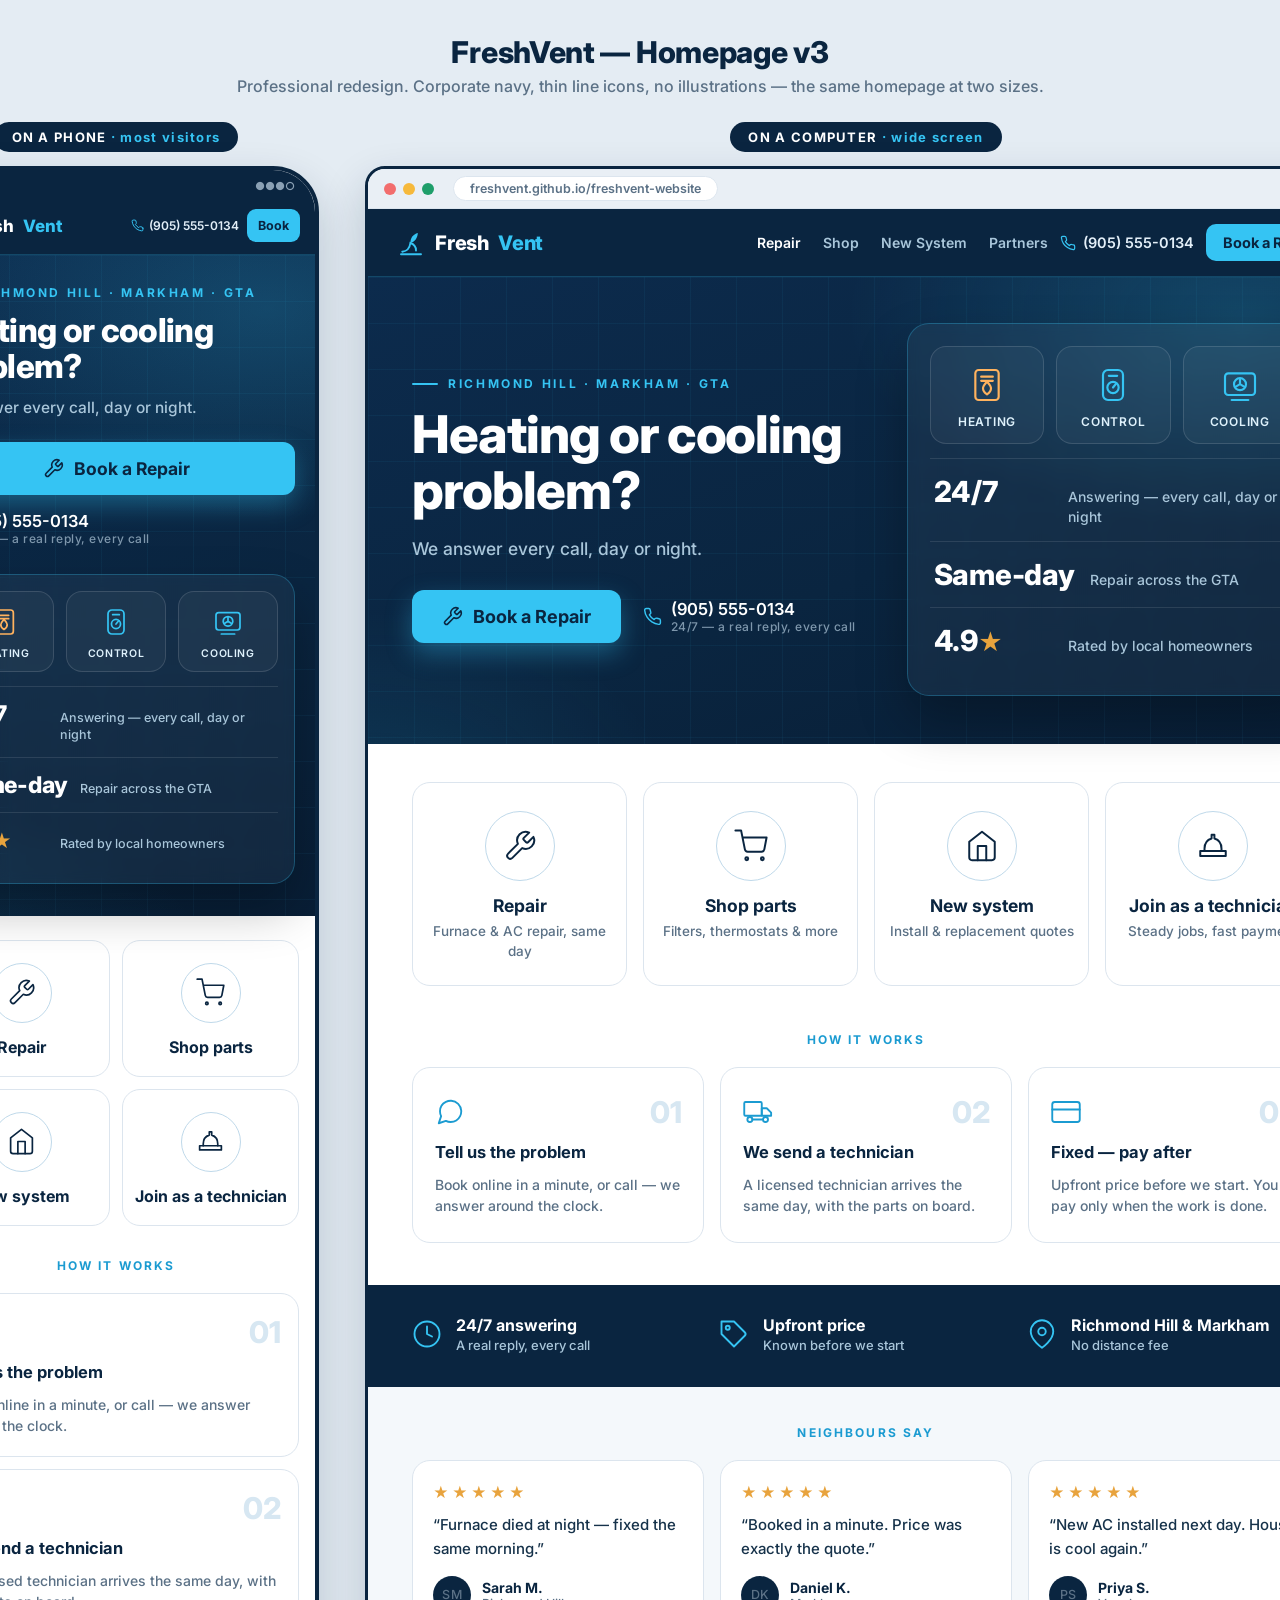
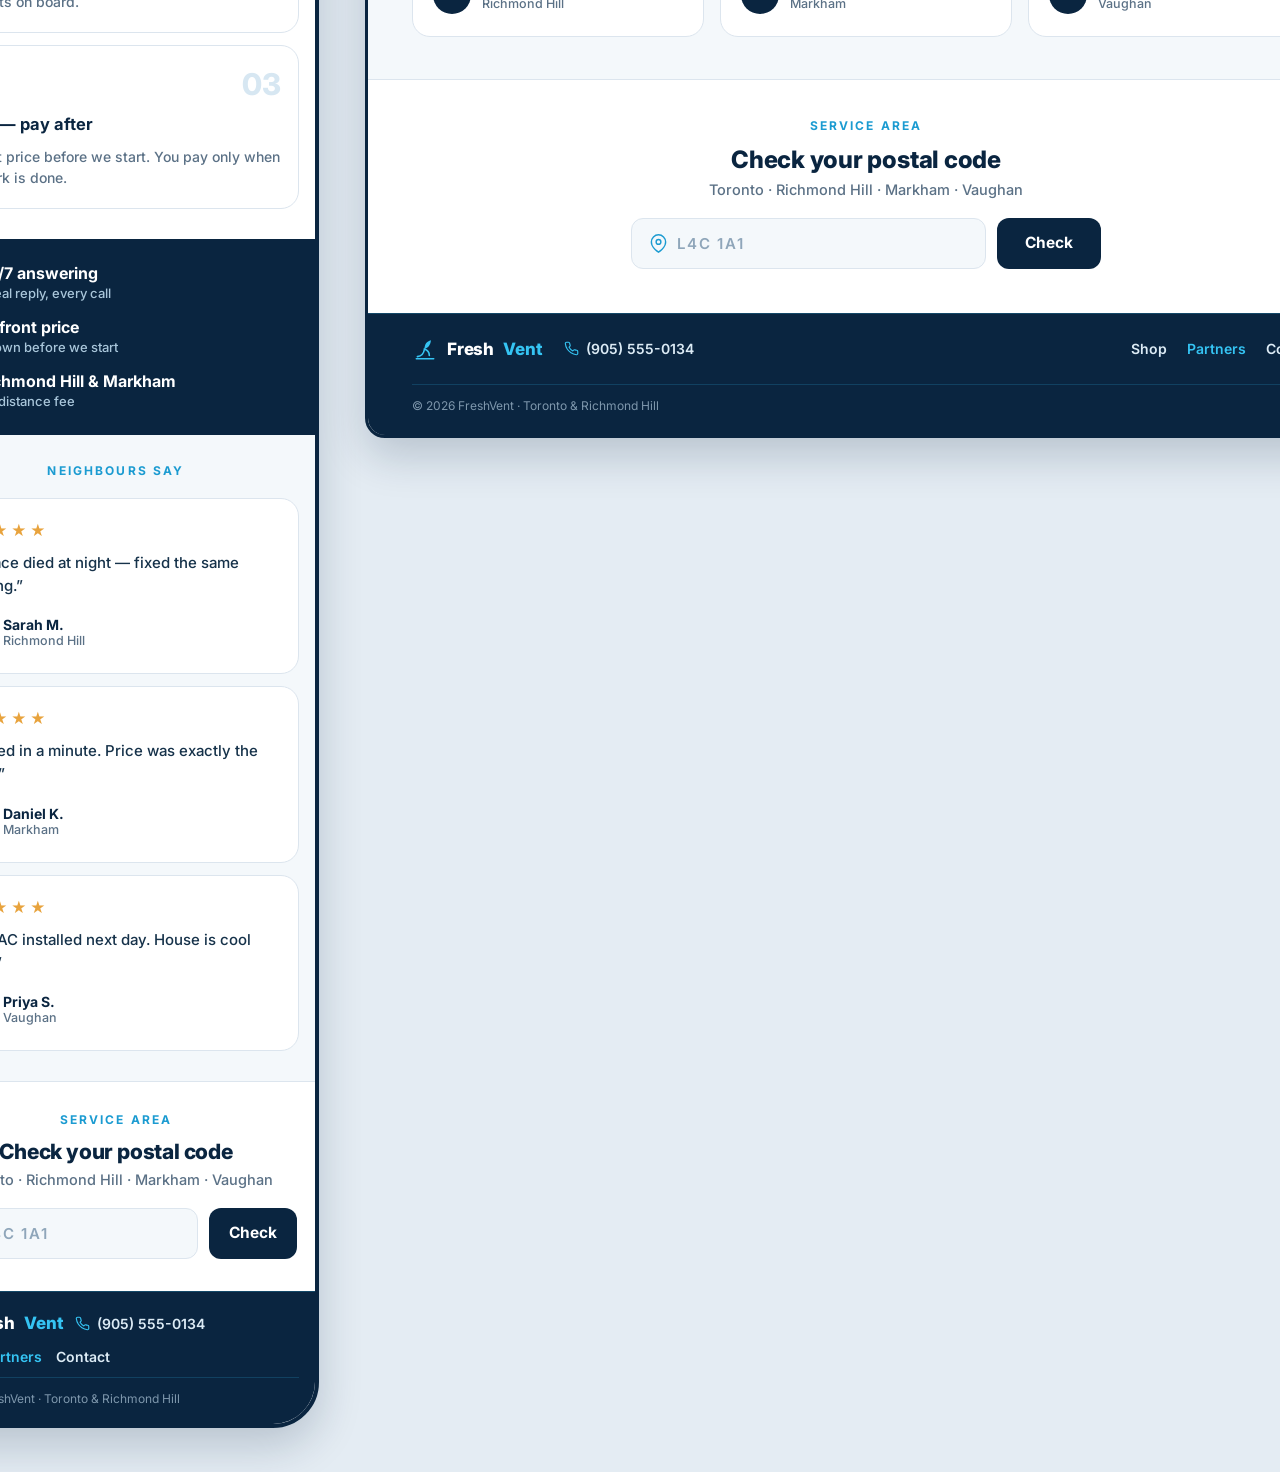
<file: homepage-v3.html>
<!DOCTYPE html>
<html lang="en">
<head>
<meta charset="UTF-8">
<title>FreshVent — Homepage v3 (Professional)</title>
<link rel="preconnect" href="https://fonts.googleapis.com">
<link href="https://fonts.googleapis.com/css2?family=Inter:wght@400;500;600;700;800&display=swap" rel="stylesheet">
<style>
:root{
  --navy:#0A2540; --navy2:#0B2A4A; --navy3:#103A5C; --cyan:#35C4F3; --cyan-dark:#1B9BD1; --cyan-soft:#E8F7FE;
  --ink:#16324A; --muted:#5B7186; --line:#DCE5EE; --amber:#E8A33D;
  --on-navy-dim:#A9C6DA; --on-navy-faint:#7E97AC;
}
*{box-sizing:border-box;margin:0;padding:0}
body{font-family:'Inter',system-ui,-apple-system,'Segoe UI',Roboto,Arial,sans-serif;background:#E4ECF3;color:var(--ink)}
.wrap{max-width:1500px;margin:0 auto;padding:30px 10px 44px}
.pagehead{text-align:center;padding:4px 0 26px}
.pagehead h1{color:var(--navy);font-size:30px;font-weight:800;letter-spacing:-.01em}
.pagehead p{color:var(--muted);font-size:16px;margin-top:6px;font-weight:500}
.frames{display:flex;gap:46px;justify-content:center;align-items:flex-start}
.fcol{display:flex;flex-direction:column;align-items:center;gap:14px}
.flabel{background:var(--navy);color:#fff;font-weight:700;font-size:13px;border-radius:999px;padding:7px 18px;letter-spacing:.1em}
.flabel span{color:var(--cyan)}

/* ---------- frames ---------- */
.fp{width:406px;border:4px solid var(--navy);border-radius:46px;overflow:hidden;background:#fff;box-shadow:0 18px 44px rgba(10,37,64,.20)}
.fd{width:1002px;border:3px solid var(--navy);border-radius:20px;overflow:hidden;background:#fff;box-shadow:0 18px 44px rgba(10,37,64,.20)}
.fd .chrome{height:40px;background:#E9EFF5;display:flex;align-items:center;gap:7px;padding:0 16px;border-bottom:1px solid var(--line)}
.fd .chrome i{width:12px;height:12px;border-radius:50%;display:block}
.fd .url{margin-left:12px;background:#fff;border:1px solid var(--line);border-radius:999px;font-size:12.5px;font-weight:600;color:var(--muted);padding:4px 16px}
.p-status{display:flex;justify-content:space-between;padding:9px 20px 4px;font-size:11px;color:#8AA0B4;font-weight:600;background:var(--navy)}

/* ---------- shared ---------- */
.ic{width:22px;height:22px;stroke:currentColor;fill:none;stroke-width:1.8;stroke-linecap:round;stroke-linejoin:round;flex:0 0 auto}
.slabel{font-size:12px;font-weight:700;letter-spacing:.18em;text-transform:uppercase;text-align:center;margin-bottom:20px}

/* header */
.hp-head{background:var(--navy);color:#fff;display:flex;align-items:center;gap:12px;padding:15px 28px;border-bottom:1px solid rgba(53,196,243,.22)}
.hp-logo{display:flex;align-items:center;gap:9px;font-weight:800;font-size:20px;color:#fff;letter-spacing:-.01em}
.hp-logo em{font-style:normal;color:var(--cyan)}
.hp-logo svg{width:30px;height:30px}
.hp-head .sp{flex:1}
.hp-nav{display:flex;gap:22px;font-size:14px;font-weight:600;color:var(--on-navy-dim)}
.hp-nav b{color:#fff;font-weight:600}
.hp-phone{display:flex;align-items:center;gap:7px;font-weight:600;font-size:14.5px;color:#E3EFF8}
.hp-phone .ic{width:16px;height:16px;color:var(--cyan)}
.hp-book{background:var(--cyan);color:var(--navy);font-weight:700;border-radius:10px;padding:10px 17px;font-size:14.5px}

/* hero */
.hp-hero{
  background:
    radial-gradient(640px 340px at 88% 8%, rgba(53,196,243,.20), rgba(53,196,243,0) 62%),
    radial-gradient(500px 300px at 0% 110%, rgba(53,196,243,.10), rgba(53,196,243,0) 60%),
    linear-gradient(rgba(53,196,243,.055) 1px, transparent 1px),
    linear-gradient(90deg, rgba(53,196,243,.055) 1px, transparent 1px),
    linear-gradient(160deg,#0C2B4D 0%, var(--navy) 58%, #081E36 100%);
  background-size:auto,auto,46px 46px,46px 46px,auto;
  padding:46px 44px 48px;color:#fff;
}
.eyebrow{font-size:12px;font-weight:700;letter-spacing:.22em;color:var(--cyan);text-transform:uppercase;display:flex;align-items:center;gap:10px}
.eyebrow::before{content:"";width:26px;height:2px;background:var(--cyan);border-radius:2px}
.hp-hero h1{color:#fff;font-weight:800;font-size:52px;line-height:1.08;letter-spacing:-.02em;margin-top:16px}
.hp-hero .sub{color:var(--on-navy-dim);font-size:17.5px;font-weight:500;margin:16px 0 28px;line-height:1.5}
.cta-row{display:flex;align-items:center;gap:22px;flex-wrap:wrap}
.cta-big{display:inline-flex;align-items:center;gap:10px;background:var(--cyan);color:var(--navy);font-weight:700;font-size:18px;padding:16px 30px;border-radius:12px;box-shadow:0 10px 26px rgba(53,196,243,.35)}
.cta-big .ic{width:21px;height:21px}
.cta-phone{display:inline-flex;align-items:center;gap:9px;color:#fff;font-weight:600;font-size:16.5px}
.cta-phone .ic{width:19px;height:19px;color:var(--cyan)}
.cta-phone small{display:block;font-size:12px;color:var(--on-navy-faint);font-weight:500;letter-spacing:.04em}

/* hero glass panel */
.hero-panel{background:rgba(255,255,255,.045);border:1px solid rgba(53,196,243,.28);border-radius:22px;padding:22px;backdrop-filter:blur(6px);box-shadow:0 24px 50px rgba(0,0,0,.28)}
.hp-tiles{display:grid;grid-template-columns:repeat(3,1fr);gap:12px}
.hp-tile{border:1px solid rgba(255,255,255,.13);background:rgba(255,255,255,.04);border-radius:16px;padding:18px 6px 14px;display:flex;flex-direction:column;align-items:center;gap:9px;color:#DFF2FC;font-size:12px;font-weight:600;letter-spacing:.06em;text-transform:uppercase}
.hp-tile .ic{width:40px;height:40px;stroke-width:1.3;color:var(--cyan)}
.hp-tile.hot .ic{color:#FFB25E}
.hp-stats{margin-top:14px;display:flex;flex-direction:column}
.stat{display:flex;align-items:baseline;gap:16px;padding:15px 4px;border-top:1px solid rgba(255,255,255,.10)}
.stat b{font-size:29px;font-weight:800;color:#fff;letter-spacing:-.01em;min-width:118px}
.stat b i{font-style:normal;color:var(--amber);font-size:24px}
.stat span{font-size:14px;font-weight:500;color:var(--on-navy-dim);line-height:1.4}

/* service cards */
.hp-cards{display:grid;grid-template-columns:repeat(4,1fr);gap:16px;padding:38px 44px 10px}
.pcard{border:1px solid var(--line);border-radius:18px;padding:28px 12px 24px;text-align:center;background:#fff;display:flex;flex-direction:column;align-items:center;gap:14px}
.pcard .ring{width:70px;height:70px;border-radius:50%;border:1.5px solid #BFD9EA;display:grid;place-items:center;color:var(--navy)}
.pcard .ic{width:34px;height:34px;stroke-width:1.4}
.pcard h4{font-weight:700;color:var(--navy);font-size:17.5px}
.pcard p{font-size:13.5px;font-weight:500;color:var(--muted);line-height:1.45;margin-top:-8px}

/* how it works */
.hp-how{background:#fff;padding:36px 44px 42px}
.hp-how .slabel{color:var(--cyan-dark)}
.how-grid{display:grid;grid-template-columns:repeat(3,1fr);gap:16px}
.how-step{border:1px solid var(--line);border-radius:18px;padding:26px 22px;display:flex;flex-direction:column;gap:12px}
.how-top{display:flex;align-items:center;justify-content:space-between}
.how-step .ic{width:30px;height:30px;stroke-width:1.5;color:var(--cyan-dark)}
.how-step .num{font-size:30px;font-weight:800;color:#D7E7F2;letter-spacing:-.02em}
.how-step h4{font-size:16.5px;font-weight:700;color:var(--navy)}
.how-step p{font-size:14px;font-weight:500;color:var(--muted);line-height:1.5}

/* trust strip */
.hp-trust{background:var(--navy);padding:30px 44px 34px}
.trust-grid{display:grid;grid-template-columns:repeat(3,1fr);gap:14px}
.trust-item{display:flex;align-items:center;gap:14px;color:#fff}
.trust-item .ic{width:30px;height:30px;stroke-width:1.5;color:var(--cyan)}
.trust-item h4{font-size:16px;font-weight:700}
.trust-item p{font-size:13px;font-weight:500;color:var(--on-navy-dim);margin-top:2px}

/* reviews */
.hp-reviews{background:#F4F8FB;padding:38px 44px 42px}
.hp-reviews .slabel{color:var(--cyan-dark)}
.rev-grid{display:grid;grid-template-columns:repeat(3,1fr);gap:16px}
.rev{background:#fff;border:1px solid var(--line);border-radius:18px;padding:22px 20px}
.rev .stars{color:var(--amber);font-size:15px;letter-spacing:3px;margin-bottom:11px}
.rev p{font-size:15px;font-weight:500;color:var(--ink);line-height:1.55}
.rev .who{margin-top:16px;display:flex;align-items:center;gap:11px}
.avatar{width:38px;height:38px;border-radius:50%;background:var(--navy);color:#fff;display:grid;place-items:center;font-size:13px;font-weight:700;letter-spacing:.03em;flex:0 0 auto}
.rev .who h5{font-size:14px;font-weight:700;color:var(--navy)}
.rev .who span{font-size:12.5px;font-weight:500;color:var(--muted)}

/* postal checker */
.hp-area{background:#fff;padding:38px 44px 44px;text-align:center;border-top:1px solid var(--line)}
.hp-area .slabel{color:var(--cyan-dark);margin-bottom:12px}
.hp-area h3{color:var(--navy);font-size:24px;font-weight:800;letter-spacing:-.01em}
.hp-area .a-sub{color:var(--muted);font-weight:500;font-size:14.5px;margin-top:7px}
.area-row{display:flex;gap:11px;max-width:470px;margin:20px auto 0}
.area-input{flex:1;background:#F4F8FB;border:1px solid var(--line);border-radius:12px;padding:15px 17px;color:#8FA6BA;font-weight:600;letter-spacing:.12em;font-size:15px;text-align:left;display:flex;align-items:center;gap:9px}
.area-input .ic{color:var(--cyan-dark);width:19px;height:19px}
.area-btn{background:var(--navy);color:#fff;font-weight:700;font-size:15.5px;border-radius:12px;padding:15px 28px}

/* footer */
.hp-foot{background:var(--navy);color:var(--on-navy-dim);padding:22px 44px;display:flex;align-items:center;gap:22px;flex-wrap:wrap;border-top:1px solid rgba(53,196,243,.22)}
.hp-foot .hp-logo{font-size:17px}
.hp-foot .hp-logo svg{width:26px;height:26px}
.hp-foot .fphone{display:flex;align-items:center;gap:7px;font-weight:600;color:#DCEBF5;font-size:14px}
.hp-foot .fphone .ic{width:15px;height:15px;color:var(--cyan)}
.hp-foot .flinks{margin-left:auto;display:flex;gap:20px;font-weight:600;font-size:14px;color:#DCEBF5}
.hp-foot .flinks b{color:var(--cyan);font-weight:600}
.hp-foot .copy{width:100%;border-top:1px solid rgba(53,196,243,.18);padding-top:13px;font-size:12px;color:var(--on-navy-faint)}

/* ---------- phone-frame overrides ---------- */
.fp .p-status{background:var(--navy)}
.fp .hp-head{padding:12px 15px;gap:8px}
.fp .hp-logo{font-size:17px} .fp .hp-logo svg{width:26px;height:26px}
.fp .hp-nav{display:none}
.fp .hp-phone{font-size:12px;gap:5px} .fp .hp-phone .ic{width:13px;height:13px}
.fp .hp-book{padding:9px 11px;font-size:12.5px;border-radius:9px}
.fp .hp-hero{padding:30px 20px 32px}
.fp .hp-hero h1{font-size:33px;margin-top:13px}
.fp .hp-hero .sub{font-size:15.5px;margin:12px 0 22px}
.fp .cta-big{display:flex;justify-content:center;font-size:17.5px;padding:16px 10px;width:100%}
.fp .cta-phone{margin-top:16px}
.fp .hero-panel{margin-top:28px;padding:16px}
.fp .hp-tile{padding:14px 4px 11px;font-size:10.5px}
.fp .hp-tile .ic{width:32px;height:32px}
.fp .stat{gap:12px;padding:13px 2px}
.fp .stat b{font-size:23px;min-width:92px}
.fp .stat b i{font-size:19px}
.fp .stat span{font-size:12.5px}
.fp .hp-cards{grid-template-columns:1fr 1fr;padding:24px 16px 4px;gap:12px}
.fp .pcard{padding:22px 8px 19px}
.fp .pcard .ring{width:60px;height:60px} .fp .pcard .ic{width:29px;height:29px}
.fp .pcard h4{font-size:16px}
.fp .pcard p{display:none}
.fp .hp-how{padding:28px 16px 30px}
.fp .how-grid{grid-template-columns:1fr;gap:12px}
.fp .how-step{padding:20px 18px}
.fp .hp-trust{padding:24px 16px 26px}
.fp .trust-grid{grid-template-columns:1fr;gap:16px}
.fp .hp-reviews{padding:28px 16px 30px}
.fp .rev-grid{grid-template-columns:1fr;gap:12px}
.fp .hp-area{padding:30px 18px 32px}
.fp .hp-area h3{font-size:21px}
.fp .area-row{max-width:none}
.fp .area-btn{padding:15px 20px}
.fp .hp-foot{padding:18px 16px;gap:12px}
.fp .hp-foot .flinks{margin-left:0;gap:14px}
</style>
</head>
<body>

<!-- ======== SVG LIBRARY (thin line icons only) ======== -->
<svg width="0" height="0" style="position:absolute">
  <symbol id="i-flame" viewBox="0 0 24 24"><path d="M8.5 14.5A2.5 2.5 0 0 0 11 12c0-1.38-.5-2-1-3-1.07-2.14-.22-4.05 2-6 .5 2.5 2 4.9 4 6.5 2 1.6 3 3.5 3 5.5a7 7 0 1 1-14 0c0-1.15.43-2.29 1-3a2.5 2.5 0 0 0 2.5 2.5z"/></symbol>
  <symbol id="i-snow" viewBox="0 0 24 24"><path d="M12 3v18M5 7l14 10M19 7L5 17M12 3 9.5 5.5M12 3l2.5 2.5M12 21l-2.5-2.5M12 21l2.5-2.5"/></symbol>
  <symbol id="i-wrench" viewBox="0 0 24 24"><path d="M14.7 6.3a1 1 0 0 0 0 1.4l1.6 1.6a1 1 0 0 0 1.4 0l3.77-3.77a6 6 0 0 1-7.94 7.94l-6.91 6.91a2.12 2.12 0 0 1-3-3l6.91-6.91a6 6 0 0 1 7.94-7.94l-3.76 3.76z"/></symbol>
  <symbol id="i-cart" viewBox="0 0 24 24"><circle cx="9" cy="21" r="1"/><circle cx="20" cy="21" r="1"/><path d="M1 1h4l2.68 13.39a2 2 0 0 0 2 1.61h9.72a2 2 0 0 0 2-1.61L23 6H6"/></symbol>
  <symbol id="i-home" viewBox="0 0 24 24"><path d="M3 9l9-7 9 7v11a2 2 0 0 1-2 2H5a2 2 0 0 1-2-2z"/><path d="M9 22V12h6v10"/></symbol>
  <symbol id="i-hardhat" viewBox="0 0 24 24"><path d="M6 15.5v-1.6C6 10.3 8.1 7.6 11 6.7V4h2v2.7c2.9.9 5 3.6 5 7.2v1.6"/><path d="M3 15.5h18V19H3z"/></symbol>
  <symbol id="i-phone" viewBox="0 0 24 24"><path d="M22 16.92v3a2 2 0 0 1-2.18 2 19.79 19.79 0 0 1-8.63-3.07 19.5 19.5 0 0 1-6-6A19.79 19.79 0 0 1 2.12 4.18 2 2 0 0 1 4.11 2h3a2 2 0 0 1 2 1.72c.13.96.36 1.9.7 2.81a2 2 0 0 1-.45 2.11L8.09 9.91a16 16 0 0 0 6 6l1.27-1.27a2 2 0 0 1 2.11-.45c.91.34 1.85.57 2.81.7A2 2 0 0 1 22 16.92z"/></symbol>
  <symbol id="i-clock" viewBox="0 0 24 24"><circle cx="12" cy="12" r="10"/><path d="M12 6v6l4 2"/></symbol>
  <symbol id="i-pin" viewBox="0 0 24 24"><path d="M21 10c0 7-9 13-9 13s-9-6-9-13a9 9 0 0 1 18 0z"/><circle cx="12" cy="10" r="3"/></symbol>
  <symbol id="i-chat" viewBox="0 0 24 24"><path d="M21 11.5a8.38 8.38 0 0 1-.9 3.8 8.5 8.5 0 0 1-7.6 4.7 8.38 8.38 0 0 1-3.8-.9L3 21l1.9-5.7a8.38 8.38 0 0 1-.9-3.8 8.5 8.5 0 0 1 4.7-7.6 8.38 8.38 0 0 1 3.8-.9h.5a8.48 8.48 0 0 1 8 8v.5z"/></symbol>
  <symbol id="i-truck" viewBox="0 0 24 24"><rect x="1" y="4" width="14" height="11" rx="1"/><path d="M15 9h4l3.5 3.5V15H15z"/><circle cx="5.5" cy="18" r="2"/><circle cx="18" cy="18" r="2"/><path d="M7.5 18h8.5"/></symbol>
  <symbol id="i-card" viewBox="0 0 24 24"><rect x="1" y="4" width="22" height="16" rx="2"/><path d="M1 10h22"/></symbol>
  <symbol id="i-tag" viewBox="0 0 24 24"><path d="M20.59 13.41 12 22 2 12V2h10l8.59 8.59a2 2 0 0 1 0 2.82z"/><circle cx="7" cy="7" r="1.6"/></symbol>
  <symbol id="i-shield" viewBox="0 0 24 24"><path d="M12 22s8-3.6 8-10V5l-8-3-8 3v7c0 6.4 8 10 8 10z"/><path d="m9 11.5 2 2 4-4"/></symbol>
  <symbol id="i-furnace" viewBox="0 0 24 24"><rect x="5" y="3" width="14" height="18" rx="2"/><path d="M8.5 7h7M8.5 9.5h7"/><path d="M12 17.6c-1.7-1.1-2.4-2.3-2.4-3.6 0-1.4.9-2.3 2.4-4 1.5 1.7 2.4 2.6 2.4 4 0 1.3-.7 2.5-2.4 3.6z"/></symbol>
  <symbol id="i-thermo" viewBox="0 0 24 24"><rect x="6" y="3" width="12" height="18" rx="3"/><circle cx="12" cy="13.5" r="3.4"/><path d="M12 13.5 14 11M9.5 6.5h5"/></symbol>
  <symbol id="i-ac" viewBox="0 0 24 24"><rect x="3" y="5" width="18" height="13" rx="2"/><circle cx="12" cy="11.5" r="3.6"/><path d="M12 11.5V8.4M12 11.5l2.7 1.6M12 11.5l-2.7 1.6M7 21h10"/></symbol>
</svg>

<div class="wrap">
<div class="pagehead">
  <h1>FreshVent — Homepage v3</h1>
  <p>Professional redesign. Corporate navy, thin line icons, no illustrations — the same homepage at two sizes.</p>
</div>

<div class="frames">

<!-- ================= PHONE ================= -->
<div class="fcol">
  <div class="flabel">ON A PHONE <span>· most visitors</span></div>
  <div class="fp">
    <div class="p-status"><span>9:41</span><span>●●●○</span></div>

    <div class="hp-head">
      <span class="hp-logo"><svg viewBox="0 0 48 48" fill="none" stroke="#35C4F3" stroke-width="3" stroke-linecap="round"><path d="M10 38c8-1 12-6 13-14 6 2 9 7 9 12"/><path d="M23 24c0-8 4-14 12-16-1 9-5 14-12 16z" fill="#35C4F3" stroke="none"/><path d="M8 42h32"/></svg>Fresh<em>Vent</em></span>
      <span class="sp"></span>
      <span class="hp-phone"><svg class="ic"><use href="#i-phone"/></svg>(905) 555-0134</span>
      <span class="hp-book">Book</span>
    </div>

    <div class="hp-hero">
      <div class="eyebrow">Richmond Hill · Markham · GTA</div>
      <h1>Heating or cooling problem?</h1>
      <div class="sub">We answer every call, day or night.</div>
      <span class="cta-big"><svg class="ic"><use href="#i-wrench"/></svg>Book a Repair</span>
      <span class="cta-phone"><svg class="ic"><use href="#i-phone"/></svg><span>(905) 555-0134<small>24/7 — a real reply, every call</small></span></span>

      <div class="hero-panel">
        <div class="hp-tiles">
          <div class="hp-tile hot"><svg class="ic"><use href="#i-furnace"/></svg>Heating</div>
          <div class="hp-tile"><svg class="ic"><use href="#i-thermo"/></svg>Control</div>
          <div class="hp-tile"><svg class="ic"><use href="#i-ac"/></svg>Cooling</div>
        </div>
        <div class="hp-stats">
          <div class="stat"><b>24/7</b><span>Answering — every call, day or night</span></div>
          <div class="stat"><b>Same-day</b><span>Repair across the GTA</span></div>
          <div class="stat"><b>4.9<i>★</i></b><span>Rated by local homeowners</span></div>
        </div>
      </div>
    </div>

    <div class="hp-cards">
      <div class="pcard"><span class="ring"><svg class="ic"><use href="#i-wrench"/></svg></span><h4>Repair</h4></div>
      <div class="pcard"><span class="ring"><svg class="ic"><use href="#i-cart"/></svg></span><h4>Shop parts</h4></div>
      <div class="pcard"><span class="ring"><svg class="ic"><use href="#i-home"/></svg></span><h4>New system</h4></div>
      <div class="pcard"><span class="ring"><svg class="ic"><use href="#i-hardhat"/></svg></span><h4>Join as a technician</h4></div>
    </div>

    <div class="hp-how">
      <div class="slabel">How it works</div>
      <div class="how-grid">
        <div class="how-step"><div class="how-top"><svg class="ic"><use href="#i-chat"/></svg><span class="num">01</span></div><h4>Tell us the problem</h4><p>Book online in a minute, or call — we answer around the clock.</p></div>
        <div class="how-step"><div class="how-top"><svg class="ic"><use href="#i-truck"/></svg><span class="num">02</span></div><h4>We send a technician</h4><p>A licensed technician arrives the same day, with the parts on board.</p></div>
        <div class="how-step"><div class="how-top"><svg class="ic"><use href="#i-card"/></svg><span class="num">03</span></div><h4>Fixed — pay after</h4><p>Upfront price before we start. You pay only when the work is done.</p></div>
      </div>
    </div>

    <div class="hp-trust">
      <div class="trust-grid">
        <div class="trust-item"><svg class="ic"><use href="#i-clock"/></svg><span><h4>24/7 answering</h4><p>A real reply, every call</p></span></div>
        <div class="trust-item"><svg class="ic"><use href="#i-tag"/></svg><span><h4>Upfront price</h4><p>Known before we start</p></span></div>
        <div class="trust-item"><svg class="ic"><use href="#i-pin"/></svg><span><h4>Richmond Hill &amp; Markham</h4><p>No distance fee</p></span></div>
      </div>
    </div>

    <div class="hp-reviews">
      <div class="slabel">Neighbours say</div>
      <div class="rev-grid">
        <div class="rev"><div class="stars">★★★★★</div><p>“Furnace died at night — fixed the same morning.”</p><div class="who"><span class="avatar">SM</span><span><h5>Sarah M.</h5><span>Richmond Hill</span></span></div></div>
        <div class="rev"><div class="stars">★★★★★</div><p>“Booked in a minute. Price was exactly the quote.”</p><div class="who"><span class="avatar">DK</span><span><h5>Daniel K.</h5><span>Markham</span></span></div></div>
        <div class="rev"><div class="stars">★★★★★</div><p>“New AC installed next day. House is cool again.”</p><div class="who"><span class="avatar">PS</span><span><h5>Priya S.</h5><span>Vaughan</span></span></div></div>
      </div>
    </div>

    <div class="hp-area">
      <div class="slabel">Service area</div>
      <h3>Check your postal code</h3>
      <div class="a-sub">Toronto · Richmond Hill · Markham · Vaughan</div>
      <div class="area-row"><span class="area-input"><svg class="ic"><use href="#i-pin"/></svg>L4C 1A1</span><span class="area-btn">Check</span></div>
    </div>

    <div class="hp-foot">
      <span class="hp-logo"><svg viewBox="0 0 48 48" fill="none" stroke="#35C4F3" stroke-width="3" stroke-linecap="round"><path d="M10 38c8-1 12-6 13-14 6 2 9 7 9 12"/><path d="M23 24c0-8 4-14 12-16-1 9-5 14-12 16z" fill="#35C4F3" stroke="none"/><path d="M8 42h32"/></svg>Fresh<em>Vent</em></span>
      <span class="fphone"><svg class="ic"><use href="#i-phone"/></svg>(905) 555-0134</span>
      <span class="flinks"><span>Shop</span><b>Partners</b><span>Contact</span></span>
      <span class="copy">© 2026 FreshVent · Toronto &amp; Richmond Hill</span>
    </div>
  </div>
</div>

<!-- ================= DESKTOP ================= -->
<div class="fcol">
  <div class="flabel">ON A COMPUTER <span>· wide screen</span></div>
  <div class="fd">
    <div class="chrome"><i style="background:#F26D6D"></i><i style="background:#F6B93B"></i><i style="background:#1E9E6A"></i><span class="url">freshvent.github.io/freshvent-website</span></div>

    <div class="hp-head">
      <span class="hp-logo"><svg viewBox="0 0 48 48" fill="none" stroke="#35C4F3" stroke-width="3" stroke-linecap="round"><path d="M10 38c8-1 12-6 13-14 6 2 9 7 9 12"/><path d="M23 24c0-8 4-14 12-16-1 9-5 14-12 16z" fill="#35C4F3" stroke="none"/><path d="M8 42h32"/></svg>Fresh<em>Vent</em></span>
      <span class="sp"></span>
      <span class="hp-nav"><b>Repair</b><span>Shop</span><span>New System</span><span>Partners</span></span>
      <span class="hp-phone"><svg class="ic"><use href="#i-phone"/></svg>(905) 555-0134</span>
      <span class="hp-book">Book a Repair</span>
    </div>

    <div class="hp-hero" style="display:grid;grid-template-columns:1.05fr .95fr;gap:38px;align-items:center">
      <div>
        <div class="eyebrow">Richmond Hill · Markham · GTA</div>
        <h1>Heating or cooling problem?</h1>
        <div class="sub">We answer every call, day or night.</div>
        <div class="cta-row">
          <span class="cta-big"><svg class="ic"><use href="#i-wrench"/></svg>Book a Repair</span>
          <span class="cta-phone"><svg class="ic"><use href="#i-phone"/></svg><span>(905) 555-0134<small>24/7 — a real reply, every call</small></span></span>
        </div>
      </div>
      <div class="hero-panel">
        <div class="hp-tiles">
          <div class="hp-tile hot"><svg class="ic"><use href="#i-furnace"/></svg>Heating</div>
          <div class="hp-tile"><svg class="ic"><use href="#i-thermo"/></svg>Control</div>
          <div class="hp-tile"><svg class="ic"><use href="#i-ac"/></svg>Cooling</div>
        </div>
        <div class="hp-stats">
          <div class="stat"><b>24/7</b><span>Answering — every call, day or night</span></div>
          <div class="stat"><b>Same-day</b><span>Repair across the GTA</span></div>
          <div class="stat"><b>4.9<i>★</i></b><span>Rated by local homeowners</span></div>
        </div>
      </div>
    </div>

    <div class="hp-cards">
      <div class="pcard"><span class="ring"><svg class="ic"><use href="#i-wrench"/></svg></span><h4>Repair</h4><p>Furnace &amp; AC repair, same day</p></div>
      <div class="pcard"><span class="ring"><svg class="ic"><use href="#i-cart"/></svg></span><h4>Shop parts</h4><p>Filters, thermostats &amp; more</p></div>
      <div class="pcard"><span class="ring"><svg class="ic"><use href="#i-home"/></svg></span><h4>New system</h4><p>Install &amp; replacement quotes</p></div>
      <div class="pcard"><span class="ring"><svg class="ic"><use href="#i-hardhat"/></svg></span><h4>Join as a technician</h4><p>Steady jobs, fast payment</p></div>
    </div>

    <div class="hp-how">
      <div class="slabel">How it works</div>
      <div class="how-grid">
        <div class="how-step"><div class="how-top"><svg class="ic"><use href="#i-chat"/></svg><span class="num">01</span></div><h4>Tell us the problem</h4><p>Book online in a minute, or call — we answer around the clock.</p></div>
        <div class="how-step"><div class="how-top"><svg class="ic"><use href="#i-truck"/></svg><span class="num">02</span></div><h4>We send a technician</h4><p>A licensed technician arrives the same day, with the parts on board.</p></div>
        <div class="how-step"><div class="how-top"><svg class="ic"><use href="#i-card"/></svg><span class="num">03</span></div><h4>Fixed — pay after</h4><p>Upfront price before we start. You pay only when the work is done.</p></div>
      </div>
    </div>

    <div class="hp-trust">
      <div class="trust-grid">
        <div class="trust-item"><svg class="ic"><use href="#i-clock"/></svg><span><h4>24/7 answering</h4><p>A real reply, every call</p></span></div>
        <div class="trust-item"><svg class="ic"><use href="#i-tag"/></svg><span><h4>Upfront price</h4><p>Known before we start</p></span></div>
        <div class="trust-item"><svg class="ic"><use href="#i-pin"/></svg><span><h4>Richmond Hill &amp; Markham</h4><p>No distance fee</p></span></div>
      </div>
    </div>

    <div class="hp-reviews">
      <div class="slabel">Neighbours say</div>
      <div class="rev-grid">
        <div class="rev"><div class="stars">★★★★★</div><p>“Furnace died at night — fixed the same morning.”</p><div class="who"><span class="avatar">SM</span><span><h5>Sarah M.</h5><span>Richmond Hill</span></span></div></div>
        <div class="rev"><div class="stars">★★★★★</div><p>“Booked in a minute. Price was exactly the quote.”</p><div class="who"><span class="avatar">DK</span><span><h5>Daniel K.</h5><span>Markham</span></span></div></div>
        <div class="rev"><div class="stars">★★★★★</div><p>“New AC installed next day. House is cool again.”</p><div class="who"><span class="avatar">PS</span><span><h5>Priya S.</h5><span>Vaughan</span></span></div></div>
      </div>
    </div>

    <div class="hp-area">
      <div class="slabel">Service area</div>
      <h3>Check your postal code</h3>
      <div class="a-sub">Toronto · Richmond Hill · Markham · Vaughan</div>
      <div class="area-row"><span class="area-input"><svg class="ic"><use href="#i-pin"/></svg>L4C 1A1</span><span class="area-btn">Check</span></div>
    </div>

    <div class="hp-foot">
      <span class="hp-logo"><svg viewBox="0 0 48 48" fill="none" stroke="#35C4F3" stroke-width="3" stroke-linecap="round"><path d="M10 38c8-1 12-6 13-14 6 2 9 7 9 12"/><path d="M23 24c0-8 4-14 12-16-1 9-5 14-12 16z" fill="#35C4F3" stroke="none"/><path d="M8 42h32"/></svg>Fresh<em>Vent</em></span>
      <span class="fphone"><svg class="ic"><use href="#i-phone"/></svg>(905) 555-0134</span>
      <span class="flinks"><span>Shop</span><b>Partners</b><span>Contact</span></span>
      <span class="copy">© 2026 FreshVent · Toronto &amp; Richmond Hill</span>
    </div>
  </div>
</div>

</div>
</div>
</body>
</html>
</file>
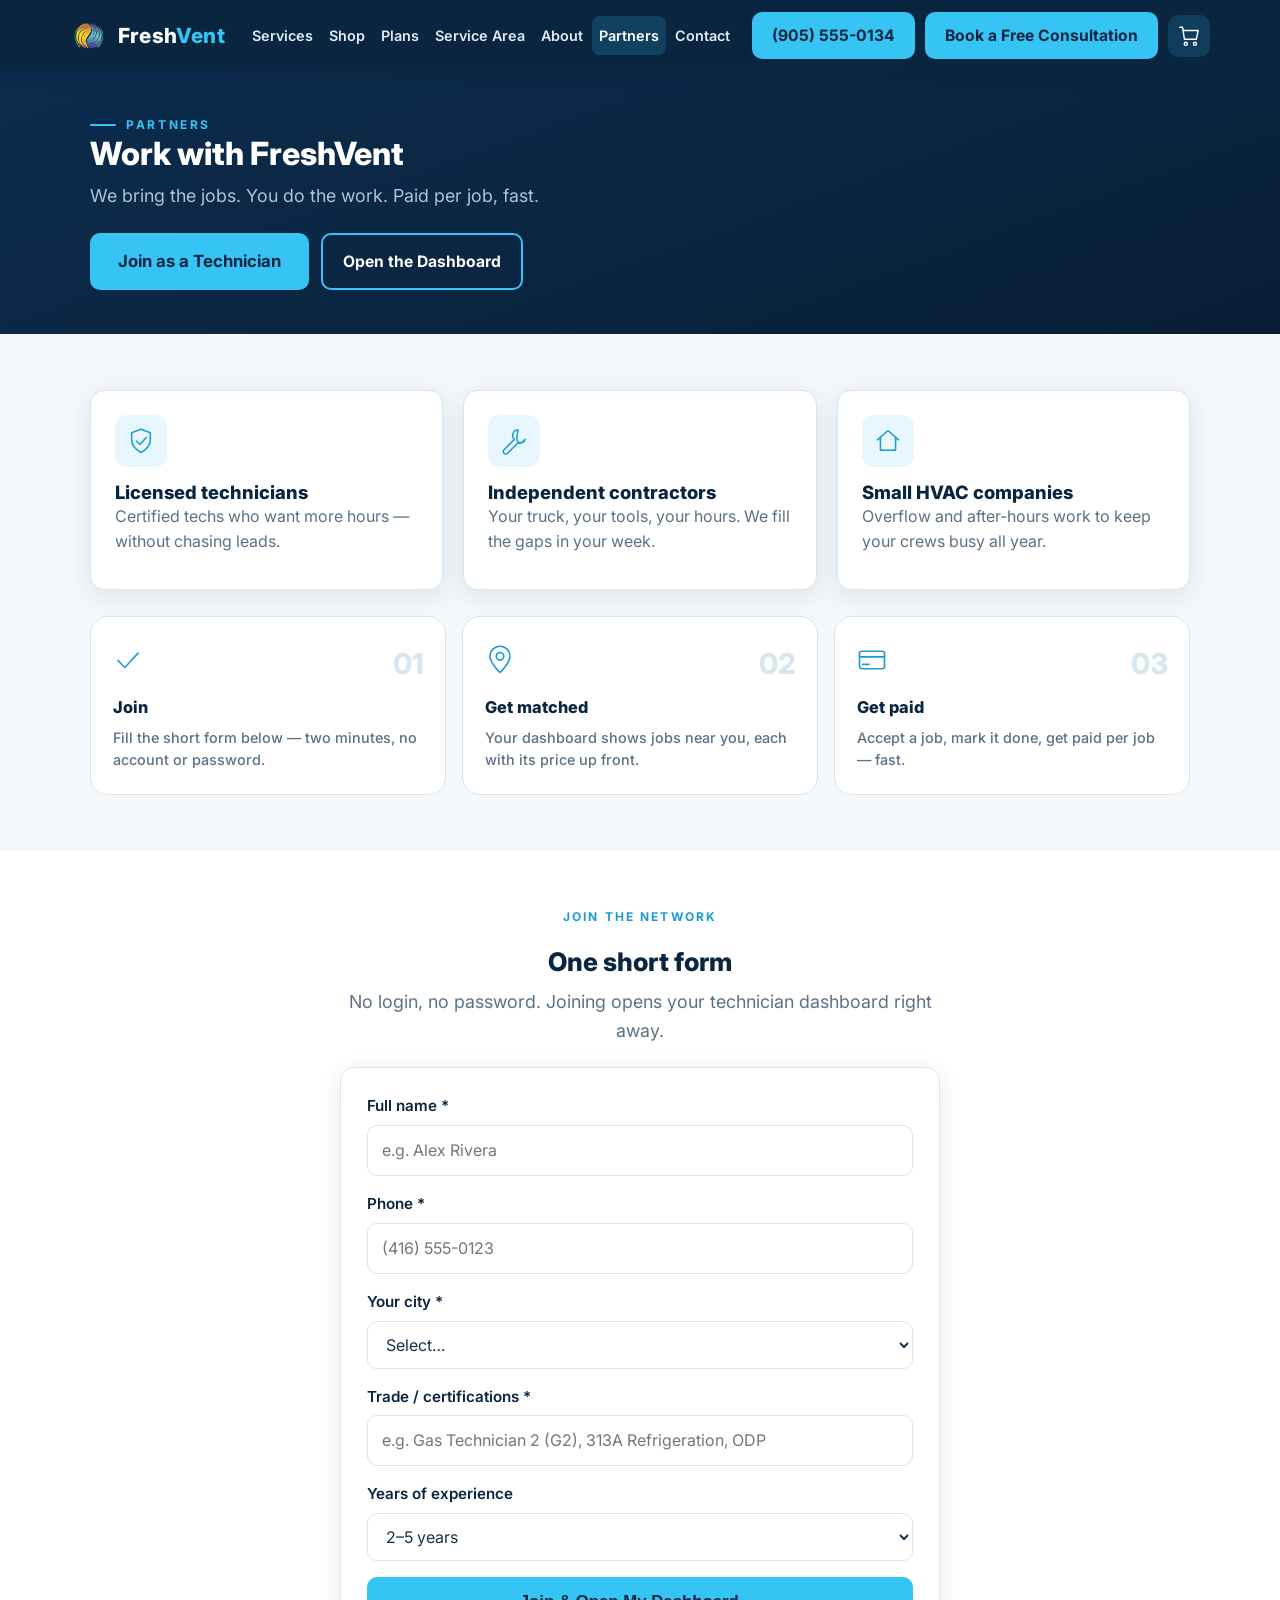
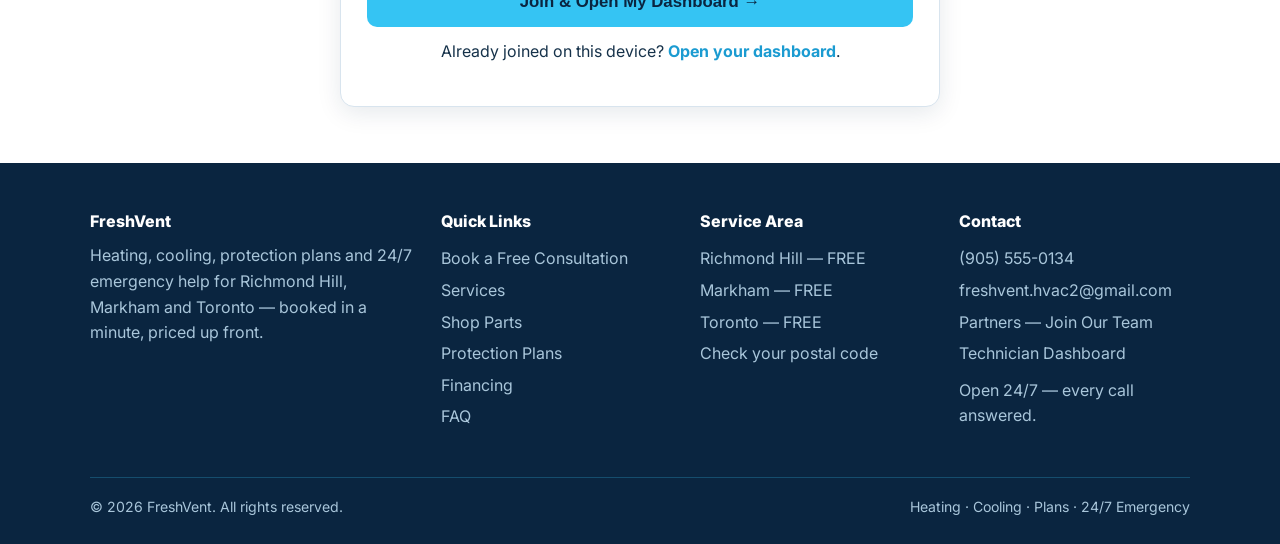
<file: partners.html>
<!DOCTYPE html>
<html lang="en">
<head>
<meta charset="UTF-8">
<meta name="viewport" content="width=device-width, initial-scale=1.0">
<link rel="icon" type="image/png" href="assets/img/freshvent-emblem.png">
<title>Partners — Join as a Technician | FreshVent</title>
<meta name="description" content="Join the FreshVent technician network: steady local jobs, no marketing cost, paid per job. Join in two minutes — no account, no password — and open your dashboard right away.">
<link rel="preconnect" href="https://fonts.googleapis.com">
<link rel="preconnect" href="https://fonts.gstatic.com" crossorigin>
<link href="https://fonts.googleapis.com/css2?family=Inter:wght@400;500;600;700;800&display=swap" rel="stylesheet">
<link rel="stylesheet" href="assets/css/style.css">
<script type="application/ld+json">
{"@context":"https://schema.org","@type":"HVACBusiness","name":"FreshVent",
"description":"Smart HVAC services: heating, cooling, protection plans and 24/7 emergency service in Richmond Hill, Markham and Toronto.",
"email":"freshvent.hvac2@gmail.com","telephone":"+1-905-555-0134","priceRange":"$$",
"areaServed":[{"@type":"City","name":"Richmond Hill"},{"@type":"City","name":"Markham"},{"@type":"City","name":"Toronto"}],
"openingHours":"Mo-Su 00:00-24:00","address":{"@type":"PostalAddress","addressLocality":"Richmond Hill","addressRegion":"ON","addressCountry":"CA"}}
</script>
</head>
<body>
<header class="site-header"><div class="container header-inner">
<a class="logo" href="index.html"><img class="logo-mark" src="assets/img/freshvent-emblem.png" alt="FreshVent logo"><span>Fresh<em>Vent</em></span></a>
<nav class="main-nav" aria-label="Main"><a href="services.html">Services</a><a href="shop.html">Shop</a><a href="plans.html">Plans</a><a href="service-area.html">Service Area</a><a href="about.html">About</a><a href="partners.html" class="active">Partners</a><a href="contact.html">Contact</a></nav>
<div class="header-actions">
<a class="btn phone-cta" href="tel:+19055550134">(905) 555-0134</a>
<a class="btn book-cta" href="book.html">Book a Free Consultation</a>
<a class="cart-link" href="cart.html" aria-label="Cart"><svg width="22" height="22" viewBox="0 0 48 48" fill="none" stroke="#fff" stroke-width="3" stroke-linecap="round" stroke-linejoin="round"><circle cx="17" cy="41" r="3.4"/><circle cx="37" cy="41" r="3.4"/><path d="M4 5h6l4 26h26l4-19H12"/></svg><span class="cart-count" style="display:none">0</span></a>
<button class="nav-toggle" aria-label="Menu" aria-expanded="false">☰</button>
</div></div>
<nav class="mobile-nav" aria-label="Mobile"><a href="index.html">Home</a><a href="book.html">Book a Free Consultation</a><a href="services.html">Services</a><a href="shop.html">Shop</a><a href="plans.html">Protection Plans</a><a href="service-area.html">Service Area</a><a href="financing.html">Financing</a><a href="about.html">About</a><a href="partners.html">Partners</a><a href="contact.html">Contact</a><a href="cart.html">Cart</a><a href="dashboard.html">Technician Dashboard</a></nav></header>
<main>

<section class="page-band"><div class="container">
<div class="eyebrow-line">Partners</div>
<h1>Work with FreshVent</h1>
<p class="lead">We bring the jobs. You do the work. Paid per job, fast.</p>
<div class="hero-ctas">
<a class="btn" href="#join" style="font-size:1.05rem;padding:15px 28px">Join as a Technician</a>
<a class="btn secondary" href="dashboard.html">Open the Dashboard</a>
</div>
</div></section>

<section class="section"><div class="container">
<div class="grid cols-3">
<article class="card"><div class="icon" data-icon="shield"></div><h3>Licensed technicians</h3><p>Certified techs who want more hours — without chasing leads.</p></article>
<article class="card"><div class="icon" data-icon="wrench"></div><h3>Independent contractors</h3><p>Your truck, your tools, your hours. We fill the gaps in your week.</p></article>
<article class="card"><div class="icon" data-icon="home"></div><h3>Small HVAC companies</h3><p>Overflow and after-hours work to keep your crews busy all year.</p></article>
</div>
<div class="how-grid" style="margin-top:26px">
<div class="how-step"><div class="how-top"><span class="hicon" data-icon="check"></span><span class="num">01</span></div><h3>Join</h3><p>Fill the short form below — two minutes, no account or password.</p></div>
<div class="how-step"><div class="how-top"><span class="hicon" data-icon="pin"></span><span class="num">02</span></div><h3>Get matched</h3><p>Your dashboard shows jobs near you, each with its price up front.</p></div>
<div class="how-step"><div class="how-top"><span class="hicon" data-icon="card"></span><span class="num">03</span></div><h3>Get paid</h3><p>Accept a job, mark it done, get paid per job — fast.</p></div>
</div>
</div></section>

<section class="section alt" id="join"><div class="container" style="max-width:640px">
<div class="center"><div class="slabel">Join the network</div><h2>One short form</h2>
<p class="lead">No login, no password. Joining opens your technician dashboard right away.</p></div>
<div class="form-card" style="margin-top:22px">
<!-- TODO: POST this profile to the production endpoint + CRM. Demo: saved locally, then the dashboard opens. -->
<form id="joinForm" novalidate>
<div class="field"><label for="pfName">Full name *</label><input type="text" id="pfName" autocomplete="name" placeholder="e.g. Alex Rivera"><span class="error">Please enter your name.</span></div>
<div class="field"><label for="pfPhone">Phone *</label><input type="tel" id="pfPhone" autocomplete="tel" placeholder="(416) 555-0123"><span class="error">Please enter a valid phone number.</span></div>
<div class="field"><label for="pfCity">Your city *</label><select id="pfCity"><option value="">Select…</option><option>Richmond Hill</option><option>Markham</option><option>Toronto</option><option>Vaughan</option><option>Scarborough</option><option>North York</option><option>Other</option></select><span class="error">Please pick the city you work from.</span></div>
<div class="field"><label for="pfTrade">Trade / certifications *</label><input type="text" id="pfTrade" placeholder="e.g. Gas Technician 2 (G2), 313A Refrigeration, ODP"><span class="error">Please list your trade or certifications.</span></div>
<div class="field"><label for="pfYears">Years of experience</label><select id="pfYears"><option>Less than 2 years</option><option selected>2–5 years</option><option>5–10 years</option><option>10+ years</option></select></div>
<button class="btn block" type="submit" style="font-size:1.05rem;padding:15px">Join &amp; Open My Dashboard →</button>
</form>
<p class="hint" style="margin-top:12px;text-align:center">Already joined on this device? <a href="dashboard.html"><b>Open your dashboard</b></a>.</p>
</div>
</div></section>

</main>
<footer class="site-footer"><div class="container">
<div class="footer-grid">
<div><h4>FreshVent</h4><p>Heating, cooling, protection plans and 24/7 emergency help for Richmond Hill, Markham and Toronto — booked in a minute, priced up front.</p></div>
<div><h4>Quick Links</h4><a href="book.html">Book a Free Consultation</a><a href="services.html">Services</a><a href="shop.html">Shop Parts</a><a href="plans.html">Protection Plans</a><a href="financing.html">Financing</a><a href="faq.html">FAQ</a></div>
<div><h4>Service Area</h4><a href="service-area.html">Richmond Hill — FREE</a><a href="service-area.html">Markham — FREE</a><a href="service-area.html">Toronto — FREE</a><a href="service-area.html">Check your postal code</a></div>
<div><h4>Contact</h4><a href="tel:+19055550134">(905) 555-0134</a><a href="mailto:freshvent.hvac2@gmail.com">freshvent.hvac2@gmail.com</a><a href="partners.html">Partners — Join Our Team</a><a href="dashboard.html">Technician Dashboard</a><p style="margin-top:8px">Open 24/7 — every call answered.</p></div>
</div>
<div class="footer-bottom"><span>© <span class="js-year">2026</span> FreshVent. All rights reserved.</span><span>Heating · Cooling · Plans · 24/7 Emergency</span></div>
</div></footer>
<script src="assets/js/zones.js"></script>
<script src="assets/js/products.js"></script>
<script src="assets/js/cart.js"></script>
<script src="assets/js/main.js"></script>

</body>
</html>
</file>
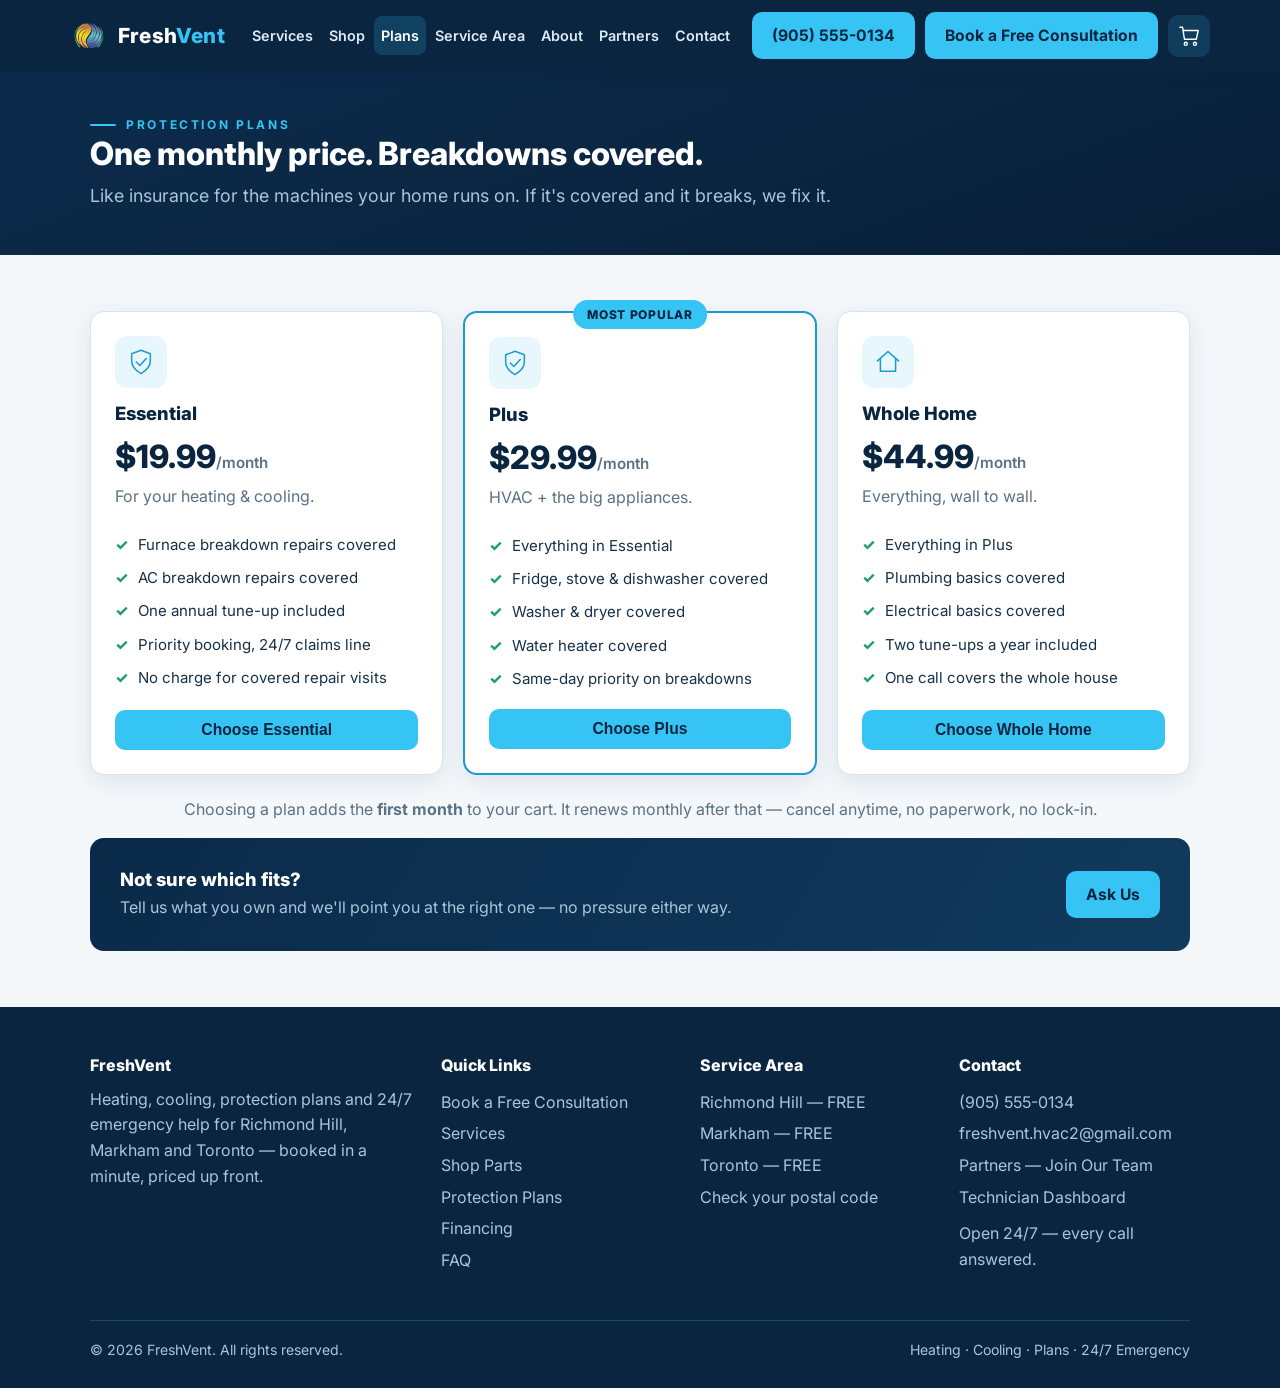
<file: plans.html>
<!DOCTYPE html>
<html lang="en">
<head>
<meta charset="UTF-8">
<meta name="viewport" content="width=device-width, initial-scale=1.0">
<link rel="icon" type="image/png" href="assets/img/freshvent-emblem.png">
<title>Protection Plans — Cover Your Appliances | FreshVent</title>
<meta name="description" content="FreshVent protection plans: cover your furnace, AC and appliances for one monthly price. Essential $19.99/mo, Plus $29.99/mo, Whole Home $44.99/mo. No paperwork, cancel anytime.">
<link rel="preconnect" href="https://fonts.googleapis.com">
<link rel="preconnect" href="https://fonts.gstatic.com" crossorigin>
<link href="https://fonts.googleapis.com/css2?family=Inter:wght@400;500;600;700;800&display=swap" rel="stylesheet">
<link rel="stylesheet" href="assets/css/style.css">
<script type="application/ld+json">
{"@context":"https://schema.org","@type":"HVACBusiness","name":"FreshVent",
"description":"Smart HVAC services: heating, cooling, protection plans and 24/7 emergency service in Richmond Hill, Markham and Toronto.",
"email":"freshvent.hvac2@gmail.com","telephone":"+1-905-555-0134","priceRange":"$$",
"areaServed":[{"@type":"City","name":"Richmond Hill"},{"@type":"City","name":"Markham"},{"@type":"City","name":"Toronto"}],
"openingHours":"Mo-Su 00:00-24:00","address":{"@type":"PostalAddress","addressLocality":"Richmond Hill","addressRegion":"ON","addressCountry":"CA"}}
</script>
</head>
<body>
<header class="site-header"><div class="container header-inner">
<a class="logo" href="index.html"><img class="logo-mark" src="assets/img/freshvent-emblem.png" alt="FreshVent logo"><span>Fresh<em>Vent</em></span></a>
<nav class="main-nav" aria-label="Main"><a href="services.html">Services</a><a href="shop.html">Shop</a><a href="plans.html" class="active">Plans</a><a href="service-area.html">Service Area</a><a href="about.html">About</a><a href="partners.html">Partners</a><a href="contact.html">Contact</a></nav>
<div class="header-actions">
<a class="btn phone-cta" href="tel:+19055550134">(905) 555-0134</a>
<a class="btn book-cta" href="book.html">Book a Free Consultation</a>
<a class="cart-link" href="cart.html" aria-label="Cart"><svg width="22" height="22" viewBox="0 0 48 48" fill="none" stroke="#fff" stroke-width="3" stroke-linecap="round" stroke-linejoin="round"><circle cx="17" cy="41" r="3.4"/><circle cx="37" cy="41" r="3.4"/><path d="M4 5h6l4 26h26l4-19H12"/></svg><span class="cart-count" style="display:none">0</span></a>
<button class="nav-toggle" aria-label="Menu" aria-expanded="false">☰</button>
</div></div>
<nav class="mobile-nav" aria-label="Mobile"><a href="index.html">Home</a><a href="book.html">Book a Free Consultation</a><a href="services.html">Services</a><a href="shop.html">Shop</a><a href="plans.html">Protection Plans</a><a href="service-area.html">Service Area</a><a href="financing.html">Financing</a><a href="about.html">About</a><a href="partners.html">Partners</a><a href="contact.html">Contact</a><a href="cart.html">Cart</a><a href="dashboard.html">Technician Dashboard</a></nav></header>
<main>

<section class="page-band"><div class="container">
<div class="eyebrow-line">Protection plans</div>
<h1>One monthly price. Breakdowns covered.</h1>
<p class="lead">Like insurance for the machines your home runs on. If it's covered and it breaks, we fix it.</p>
</div></section>

<section class="section"><div class="container">
<div class="grid cols-3" style="align-items:stretch">

<article class="card plan-card">
<div class="icon" data-icon="shield"></div>
<h3>Essential</h3>
<div class="plan-price">$19.99<span>/month</span></div>
<p>For your heating &amp; cooling.</p>
<ul class="plan-list">
<li><span class="tick">✓</span>Furnace breakdown repairs covered</li>
<li><span class="tick">✓</span>AC breakdown repairs covered</li>
<li><span class="tick">✓</span>One annual tune-up included</li>
<li><span class="tick">✓</span>Priority booking, 24/7 claims line</li>
<li><span class="tick">✓</span>No charge for covered repair visits</li>
</ul>
<button type="button" class="btn block" data-plan-add="plan-essential">Choose Essential</button>
</article>

<article class="card plan-card popular">
<span class="plan-tag">Most popular</span>
<div class="icon" data-icon="shield"></div>
<h3>Plus</h3>
<div class="plan-price">$29.99<span>/month</span></div>
<p>HVAC + the big appliances.</p>
<ul class="plan-list">
<li><span class="tick">✓</span>Everything in Essential</li>
<li><span class="tick">✓</span>Fridge, stove &amp; dishwasher covered</li>
<li><span class="tick">✓</span>Washer &amp; dryer covered</li>
<li><span class="tick">✓</span>Water heater covered</li>
<li><span class="tick">✓</span>Same-day priority on breakdowns</li>
</ul>
<button type="button" class="btn block" data-plan-add="plan-plus">Choose Plus</button>
</article>

<article class="card plan-card">
<div class="icon" data-icon="home"></div>
<h3>Whole Home</h3>
<div class="plan-price">$44.99<span>/month</span></div>
<p>Everything, wall to wall.</p>
<ul class="plan-list">
<li><span class="tick">✓</span>Everything in Plus</li>
<li><span class="tick">✓</span>Plumbing basics covered</li>
<li><span class="tick">✓</span>Electrical basics covered</li>
<li><span class="tick">✓</span>Two tune-ups a year included</li>
<li><span class="tick">✓</span>One call covers the whole house</li>
</ul>
<button type="button" class="btn block" data-plan-add="plan-whole-home">Choose Whole Home</button>
</article>

</div>
<p class="center" style="color:var(--muted);margin-top:22px">Choosing a plan adds the <b>first month</b> to your cart. It renews monthly after that — cancel anytime, no paperwork, no lock-in.</p>
<div class="banner" style="margin-top:10px"><div><h3>Not sure which fits?</h3><p>Tell us what you own and we'll point you at the right one — no pressure either way.</p></div>
<a class="btn" href="contact.html">Ask Us</a></div>
</div></section>

</main>
<footer class="site-footer"><div class="container">
<div class="footer-grid">
<div><h4>FreshVent</h4><p>Heating, cooling, protection plans and 24/7 emergency help for Richmond Hill, Markham and Toronto — booked in a minute, priced up front.</p></div>
<div><h4>Quick Links</h4><a href="book.html">Book a Free Consultation</a><a href="services.html">Services</a><a href="shop.html">Shop Parts</a><a href="plans.html">Protection Plans</a><a href="financing.html">Financing</a><a href="faq.html">FAQ</a></div>
<div><h4>Service Area</h4><a href="service-area.html">Richmond Hill — FREE</a><a href="service-area.html">Markham — FREE</a><a href="service-area.html">Toronto — FREE</a><a href="service-area.html">Check your postal code</a></div>
<div><h4>Contact</h4><a href="tel:+19055550134">(905) 555-0134</a><a href="mailto:freshvent.hvac2@gmail.com">freshvent.hvac2@gmail.com</a><a href="partners.html">Partners — Join Our Team</a><a href="dashboard.html">Technician Dashboard</a><p style="margin-top:8px">Open 24/7 — every call answered.</p></div>
</div>
<div class="footer-bottom"><span>© <span class="js-year">2026</span> FreshVent. All rights reserved.</span><span>Heating · Cooling · Plans · 24/7 Emergency</span></div>
</div></footer>
<script src="assets/js/zones.js"></script>
<script src="assets/js/products.js"></script>
<script src="assets/js/cart.js"></script>
<script src="assets/js/main.js"></script>

</body>
</html>
</file>
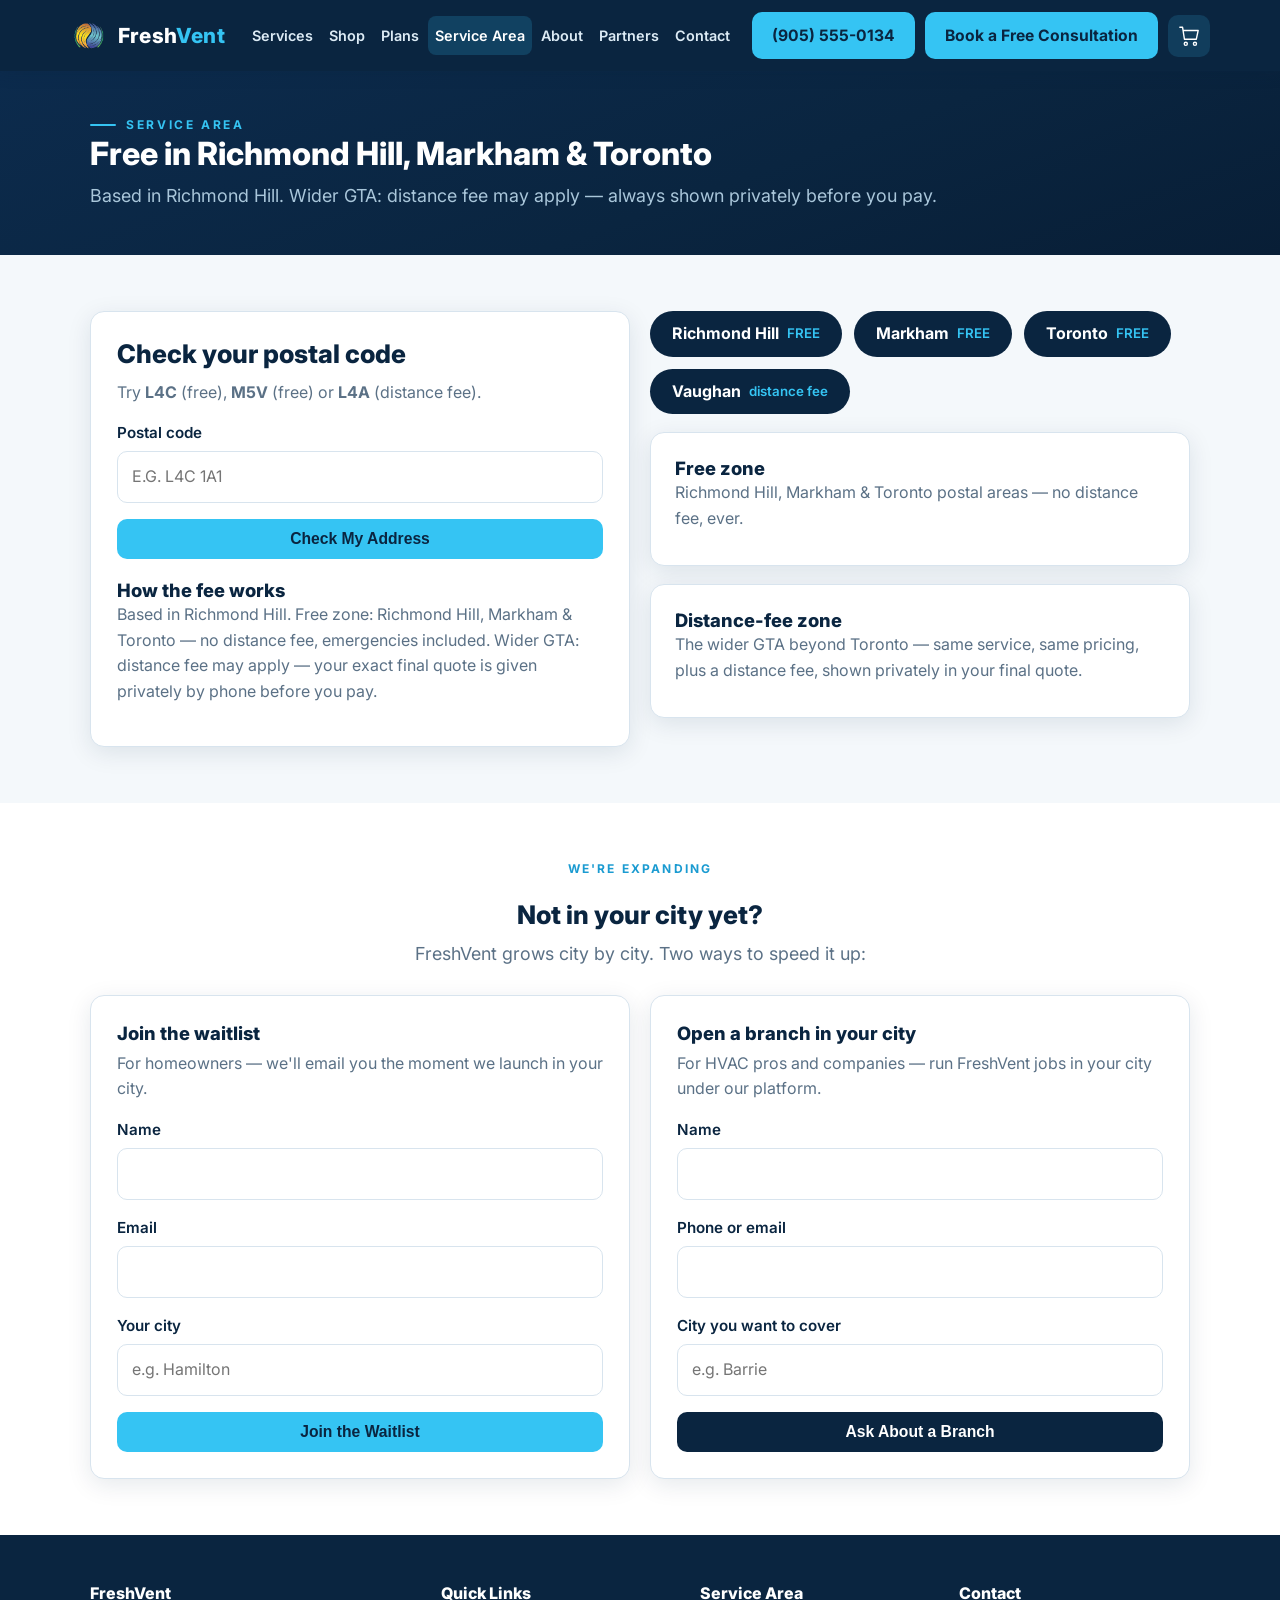
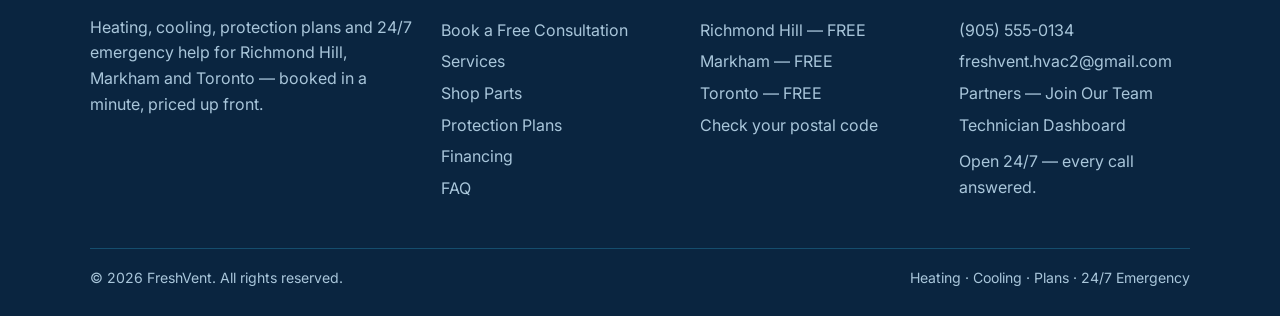
<file: service-area.html>
<!DOCTYPE html>
<html lang="en">
<head>
<meta charset="UTF-8">
<meta name="viewport" content="width=device-width, initial-scale=1.0">
<link rel="icon" type="image/png" href="assets/img/freshvent-emblem.png">
<title>Service Area — Free in Richmond Hill, Markham & Toronto | FreshVent</title>
<meta name="description" content="Check your postal code: free service calls in Richmond Hill, Markham and Toronto, a distance fee may apply in the wider GTA — and a waitlist for cities we haven't reached yet.">
<link rel="preconnect" href="https://fonts.googleapis.com">
<link rel="preconnect" href="https://fonts.gstatic.com" crossorigin>
<link href="https://fonts.googleapis.com/css2?family=Inter:wght@400;500;600;700;800&display=swap" rel="stylesheet">
<link rel="stylesheet" href="assets/css/style.css">
<script type="application/ld+json">
{"@context":"https://schema.org","@type":"HVACBusiness","name":"FreshVent",
"description":"Smart HVAC services: heating, cooling, protection plans and 24/7 emergency service in Richmond Hill, Markham and Toronto.",
"email":"freshvent.hvac2@gmail.com","telephone":"+1-905-555-0134","priceRange":"$$",
"areaServed":[{"@type":"City","name":"Richmond Hill"},{"@type":"City","name":"Markham"},{"@type":"City","name":"Toronto"}],
"openingHours":"Mo-Su 00:00-24:00","address":{"@type":"PostalAddress","addressLocality":"Richmond Hill","addressRegion":"ON","addressCountry":"CA"}}
</script>
</head>
<body>
<header class="site-header"><div class="container header-inner">
<a class="logo" href="index.html"><img class="logo-mark" src="assets/img/freshvent-emblem.png" alt="FreshVent logo"><span>Fresh<em>Vent</em></span></a>
<nav class="main-nav" aria-label="Main"><a href="services.html">Services</a><a href="shop.html">Shop</a><a href="plans.html">Plans</a><a href="service-area.html" class="active">Service Area</a><a href="about.html">About</a><a href="partners.html">Partners</a><a href="contact.html">Contact</a></nav>
<div class="header-actions">
<a class="btn phone-cta" href="tel:+19055550134">(905) 555-0134</a>
<a class="btn book-cta" href="book.html">Book a Free Consultation</a>
<a class="cart-link" href="cart.html" aria-label="Cart"><svg width="22" height="22" viewBox="0 0 48 48" fill="none" stroke="#fff" stroke-width="3" stroke-linecap="round" stroke-linejoin="round"><circle cx="17" cy="41" r="3.4"/><circle cx="37" cy="41" r="3.4"/><path d="M4 5h6l4 26h26l4-19H12"/></svg><span class="cart-count" style="display:none">0</span></a>
<button class="nav-toggle" aria-label="Menu" aria-expanded="false">☰</button>
</div></div>
<nav class="mobile-nav" aria-label="Mobile"><a href="index.html">Home</a><a href="book.html">Book a Free Consultation</a><a href="services.html">Services</a><a href="shop.html">Shop</a><a href="plans.html">Protection Plans</a><a href="service-area.html">Service Area</a><a href="financing.html">Financing</a><a href="about.html">About</a><a href="partners.html">Partners</a><a href="contact.html">Contact</a><a href="cart.html">Cart</a><a href="dashboard.html">Technician Dashboard</a></nav></header>
<main>

<section class="page-band"><div class="container">
<div class="eyebrow-line">Service area</div>
<h1>Free in Richmond Hill, Markham &amp; Toronto</h1>
<p class="lead">Based in Richmond Hill. Wider GTA: distance fee may apply — always shown privately before you pay.</p>
</div></section>

<section class="section"><div class="container">
<div class="grid cols-2">
<div class="form-card">
<h2>Check your postal code</h2>
<p style="color:var(--muted)">Try <b>L4C</b> (free), <b>M5V</b> (free) or <b>L4A</b> (distance fee).</p>
<form data-zone-form="area">
<div class="field"><label for="areaPostal">Postal code</label>
<input type="text" id="areaPostal" data-zone-input placeholder="e.g. L4C 1A1" style="text-transform:uppercase"></div>
<button class="btn block" type="submit">Check My Address</button>
</form>
<div class="zone-result" data-zone-result></div>
<div style="margin-top:20px">
<h3>How the fee works</h3>
<p style="color:var(--muted)">Based in Richmond Hill. Free zone: Richmond Hill, Markham &amp; Toronto — no distance fee, emergencies included. Wider GTA: distance fee may apply — your exact final quote is given privately by phone before you pay.</p>
</div>
</div>
<div>
<div class="area-strip" style="justify-content:flex-start;margin-bottom:18px">
<span class="area-chip">Richmond Hill <small>FREE</small></span>
<span class="area-chip">Markham <small>FREE</small></span>
<span class="area-chip">Toronto <small>FREE</small></span>
<span class="area-chip">Vaughan <small>distance fee</small></span>
</div>
<article class="card" style="margin-bottom:18px"><h3>Free zone</h3><p>Richmond Hill, Markham &amp; Toronto postal areas — no distance fee, ever.</p></article>
<article class="card"><h3>Distance-fee zone</h3><p>The wider GTA beyond Toronto — same service, same pricing, plus a distance fee, shown privately in your final quote.</p></article>
</div>
</div>
</div></section>

<section class="section alt" id="waitlist"><div class="container">
<div class="center"><div class="slabel">We're expanding</div><h2>Not in your city yet?</h2>
<p class="lead">FreshVent grows city by city. Two ways to speed it up:</p></div>
<div class="grid cols-2" style="margin-top:26px">
<div class="form-card">
<h3 style="margin-bottom:6px">Join the waitlist</h3>
<p style="color:var(--muted)">For homeowners — we'll email you the moment we launch in your city.</p>
<!-- TODO: wire this form to the production endpoint (waitlist + CRM). Front-end only for now. -->
<form id="waitlistForm">
<div class="field"><label for="wlName">Name</label><input type="text" id="wlName" required autocomplete="name"></div>
<div class="field"><label for="wlEmail">Email</label><input type="email" id="wlEmail" required autocomplete="email"></div>
<div class="field"><label for="wlCity">Your city</label><input type="text" id="wlCity" required placeholder="e.g. Hamilton"></div>
<button class="btn block" type="submit">Join the Waitlist</button>
</form>
<div class="zone-result" id="waitlistSuccess" style="margin-top:14px"><b>You're on the list.</b> We'll let you know as soon as FreshVent reaches your city. (Demo form.)</div>
</div>
<div class="form-card">
<h3 style="margin-bottom:6px">Open a branch in your city</h3>
<p style="color:var(--muted)">For HVAC pros and companies — run FreshVent jobs in your city under our platform.</p>
<!-- TODO: wire this form to the production endpoint (partner inquiries + CRM). Front-end only for now. -->
<form id="branchForm">
<div class="field"><label for="brName">Name</label><input type="text" id="brName" required autocomplete="name"></div>
<div class="field"><label for="brContact">Phone or email</label><input type="text" id="brContact" required></div>
<div class="field"><label for="brCity">City you want to cover</label><input type="text" id="brCity" required placeholder="e.g. Barrie"></div>
<button class="btn block dark" type="submit">Ask About a Branch</button>
</form>
<div class="zone-result" id="branchSuccess" style="margin-top:14px"><b>Thanks — noted.</b> Our partnerships team will reach out to talk about your city. (Demo form.)</div>
</div>
</div>
</div></section>

</main>
<footer class="site-footer"><div class="container">
<div class="footer-grid">
<div><h4>FreshVent</h4><p>Heating, cooling, protection plans and 24/7 emergency help for Richmond Hill, Markham and Toronto — booked in a minute, priced up front.</p></div>
<div><h4>Quick Links</h4><a href="book.html">Book a Free Consultation</a><a href="services.html">Services</a><a href="shop.html">Shop Parts</a><a href="plans.html">Protection Plans</a><a href="financing.html">Financing</a><a href="faq.html">FAQ</a></div>
<div><h4>Service Area</h4><a href="service-area.html">Richmond Hill — FREE</a><a href="service-area.html">Markham — FREE</a><a href="service-area.html">Toronto — FREE</a><a href="service-area.html">Check your postal code</a></div>
<div><h4>Contact</h4><a href="tel:+19055550134">(905) 555-0134</a><a href="mailto:freshvent.hvac2@gmail.com">freshvent.hvac2@gmail.com</a><a href="partners.html">Partners — Join Our Team</a><a href="dashboard.html">Technician Dashboard</a><p style="margin-top:8px">Open 24/7 — every call answered.</p></div>
</div>
<div class="footer-bottom"><span>© <span class="js-year">2026</span> FreshVent. All rights reserved.</span><span>Heating · Cooling · Plans · 24/7 Emergency</span></div>
</div></footer>
<script src="assets/js/zones.js"></script>
<script src="assets/js/products.js"></script>
<script src="assets/js/cart.js"></script>
<script src="assets/js/main.js"></script>

</body>
</html>
</file>
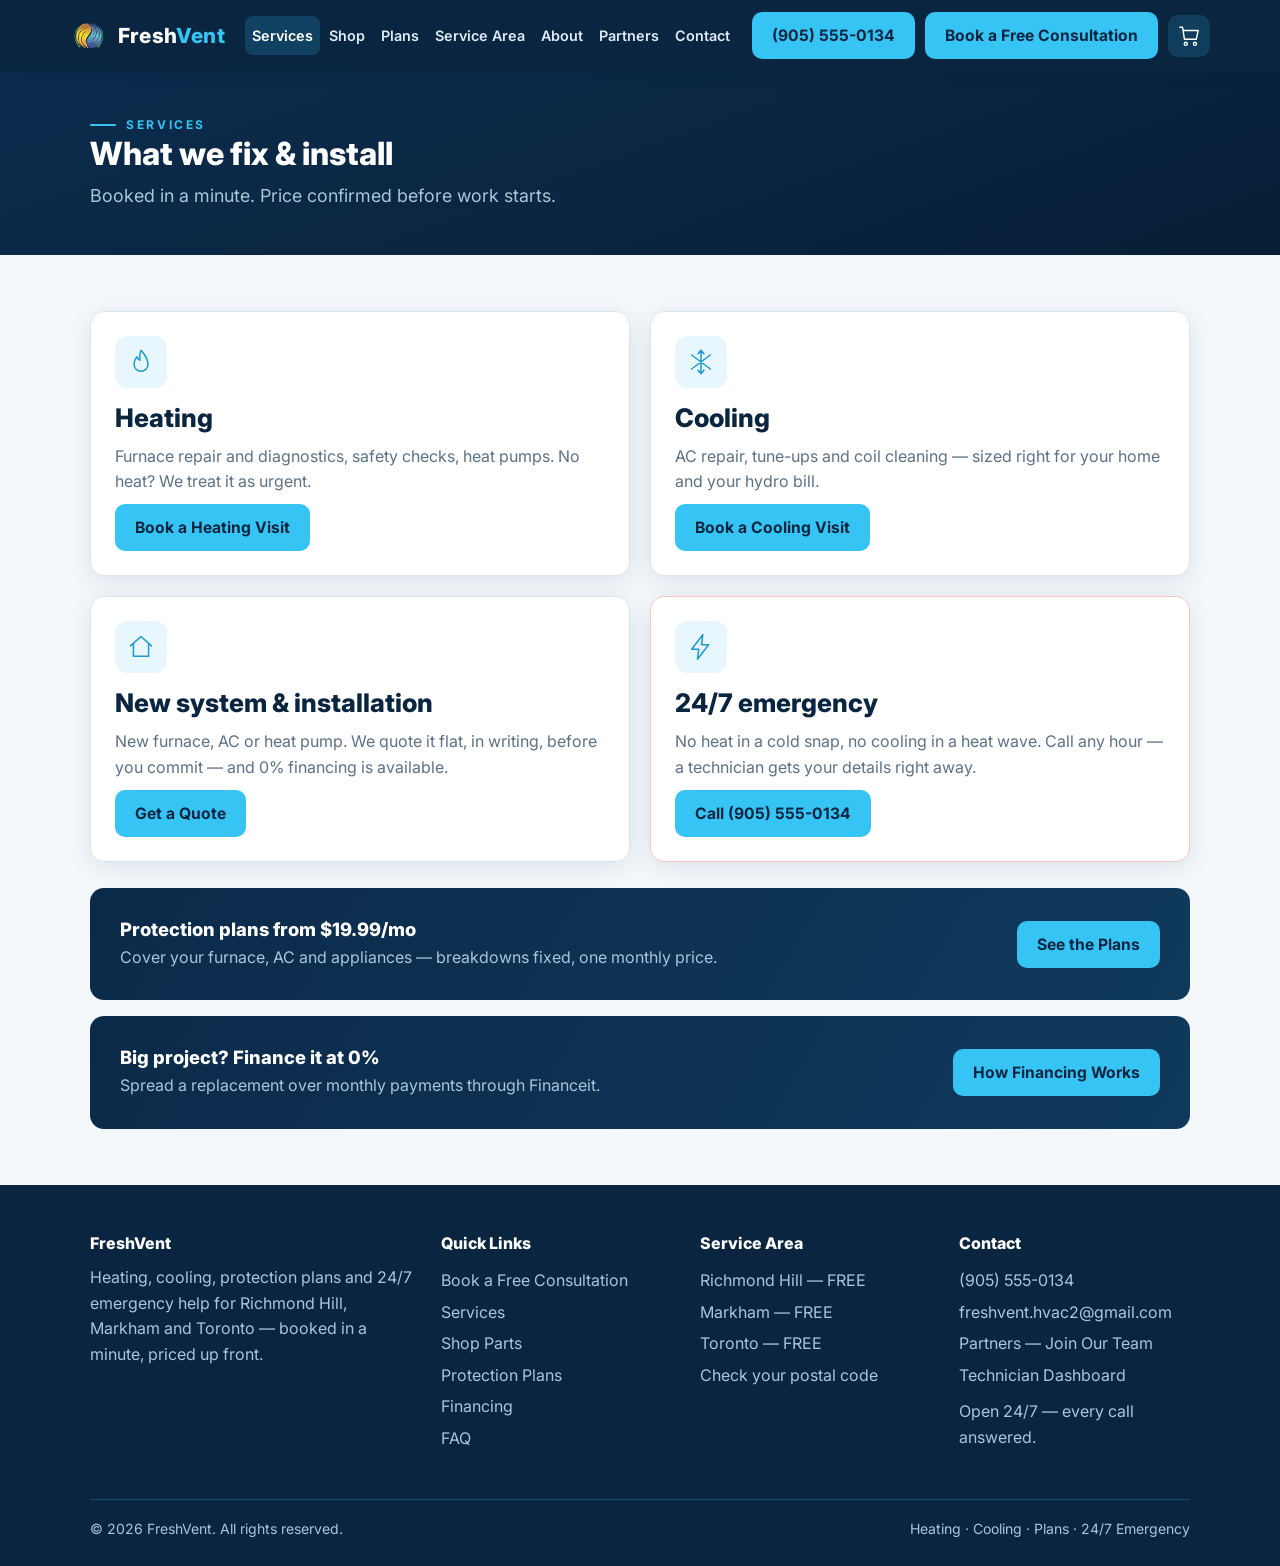
<file: services.html>
<!DOCTYPE html>
<html lang="en">
<head>
<meta charset="UTF-8">
<meta name="viewport" content="width=device-width, initial-scale=1.0">
<link rel="icon" type="image/png" href="assets/img/freshvent-emblem.png">
<title>Services — Heating, Cooling, Installs & 24/7 Emergency | FreshVent</title>
<meta name="description" content="FreshVent services: furnace and AC repair, new system installation, protection plans and 24/7 emergency service in Richmond Hill, Markham and Toronto.">
<link rel="preconnect" href="https://fonts.googleapis.com">
<link rel="preconnect" href="https://fonts.gstatic.com" crossorigin>
<link href="https://fonts.googleapis.com/css2?family=Inter:wght@400;500;600;700;800&display=swap" rel="stylesheet">
<link rel="stylesheet" href="assets/css/style.css">
<script type="application/ld+json">
{"@context":"https://schema.org","@type":"HVACBusiness","name":"FreshVent",
"description":"Smart HVAC services: heating, cooling, protection plans and 24/7 emergency service in Richmond Hill, Markham and Toronto.",
"email":"freshvent.hvac2@gmail.com","telephone":"+1-905-555-0134","priceRange":"$$",
"areaServed":[{"@type":"City","name":"Richmond Hill"},{"@type":"City","name":"Markham"},{"@type":"City","name":"Toronto"}],
"openingHours":"Mo-Su 00:00-24:00","address":{"@type":"PostalAddress","addressLocality":"Richmond Hill","addressRegion":"ON","addressCountry":"CA"}}
</script>
</head>
<body>
<header class="site-header"><div class="container header-inner">
<a class="logo" href="index.html"><img class="logo-mark" src="assets/img/freshvent-emblem.png" alt="FreshVent logo"><span>Fresh<em>Vent</em></span></a>
<nav class="main-nav" aria-label="Main"><a href="services.html" class="active">Services</a><a href="shop.html">Shop</a><a href="plans.html">Plans</a><a href="service-area.html">Service Area</a><a href="about.html">About</a><a href="partners.html">Partners</a><a href="contact.html">Contact</a></nav>
<div class="header-actions">
<a class="btn phone-cta" href="tel:+19055550134">(905) 555-0134</a>
<a class="btn book-cta" href="book.html">Book a Free Consultation</a>
<a class="cart-link" href="cart.html" aria-label="Cart"><svg width="22" height="22" viewBox="0 0 48 48" fill="none" stroke="#fff" stroke-width="3" stroke-linecap="round" stroke-linejoin="round"><circle cx="17" cy="41" r="3.4"/><circle cx="37" cy="41" r="3.4"/><path d="M4 5h6l4 26h26l4-19H12"/></svg><span class="cart-count" style="display:none">0</span></a>
<button class="nav-toggle" aria-label="Menu" aria-expanded="false">☰</button>
</div></div>
<nav class="mobile-nav" aria-label="Mobile"><a href="index.html">Home</a><a href="book.html">Book a Free Consultation</a><a href="services.html">Services</a><a href="shop.html">Shop</a><a href="plans.html">Protection Plans</a><a href="service-area.html">Service Area</a><a href="financing.html">Financing</a><a href="about.html">About</a><a href="partners.html">Partners</a><a href="contact.html">Contact</a><a href="cart.html">Cart</a><a href="dashboard.html">Technician Dashboard</a></nav></header>
<main>

<section class="page-band"><div class="container">
<div class="eyebrow-line">Services</div>
<h1>What we fix &amp; install</h1>
<p class="lead">Booked in a minute. Price confirmed before work starts.</p>
</div></section>

<section class="section"><div class="container">
<div class="grid cols-2">
<article class="card"><div class="icon" data-icon="flame"></div><h2>Heating</h2>
<p>Furnace repair and diagnostics, safety checks, heat pumps. No heat? We treat it as urgent.</p>
<a class="btn" href="book.html">Book a Heating Visit</a></article>
<article class="card"><div class="icon" data-icon="snow"></div><h2>Cooling</h2>
<p>AC repair, tune-ups and coil cleaning — sized right for your home and your hydro bill.</p>
<a class="btn" href="book.html">Book a Cooling Visit</a></article>
<article class="card"><div class="icon" data-icon="home"></div><h2>New system &amp; installation</h2>
<p>New furnace, AC or heat pump. We quote it flat, in writing, before you commit — and 0% financing is available.</p>
<a class="btn" href="book.html">Get a Quote</a></article>
<article class="card" style="border-color:#F5C6C4"><div class="icon" data-icon="bolt"></div><h2>24/7 emergency</h2>
<p>No heat in a cold snap, no cooling in a heat wave. Call any hour — a technician gets your details right away.</p>
<a class="btn" href="tel:+19055550134">Call (905) 555-0134</a></article>
</div>

<div class="banner" style="margin-top:26px"><div><h3>Protection plans from $19.99/mo</h3>
<p>Cover your furnace, AC and appliances — breakdowns fixed, one monthly price.</p></div>
<a class="btn" href="plans.html">See the Plans</a></div>
<div class="banner" style="margin-top:16px"><div><h3>Big project? Finance it at 0%</h3>
<p>Spread a replacement over monthly payments through Financeit.</p></div>
<a class="btn" href="financing.html">How Financing Works</a></div>
</div></section>

</main>
<footer class="site-footer"><div class="container">
<div class="footer-grid">
<div><h4>FreshVent</h4><p>Heating, cooling, protection plans and 24/7 emergency help for Richmond Hill, Markham and Toronto — booked in a minute, priced up front.</p></div>
<div><h4>Quick Links</h4><a href="book.html">Book a Free Consultation</a><a href="services.html">Services</a><a href="shop.html">Shop Parts</a><a href="plans.html">Protection Plans</a><a href="financing.html">Financing</a><a href="faq.html">FAQ</a></div>
<div><h4>Service Area</h4><a href="service-area.html">Richmond Hill — FREE</a><a href="service-area.html">Markham — FREE</a><a href="service-area.html">Toronto — FREE</a><a href="service-area.html">Check your postal code</a></div>
<div><h4>Contact</h4><a href="tel:+19055550134">(905) 555-0134</a><a href="mailto:freshvent.hvac2@gmail.com">freshvent.hvac2@gmail.com</a><a href="partners.html">Partners — Join Our Team</a><a href="dashboard.html">Technician Dashboard</a><p style="margin-top:8px">Open 24/7 — every call answered.</p></div>
</div>
<div class="footer-bottom"><span>© <span class="js-year">2026</span> FreshVent. All rights reserved.</span><span>Heating · Cooling · Plans · 24/7 Emergency</span></div>
</div></footer>
<script src="assets/js/zones.js"></script>
<script src="assets/js/products.js"></script>
<script src="assets/js/cart.js"></script>
<script src="assets/js/main.js"></script>

</body>
</html>
</file>
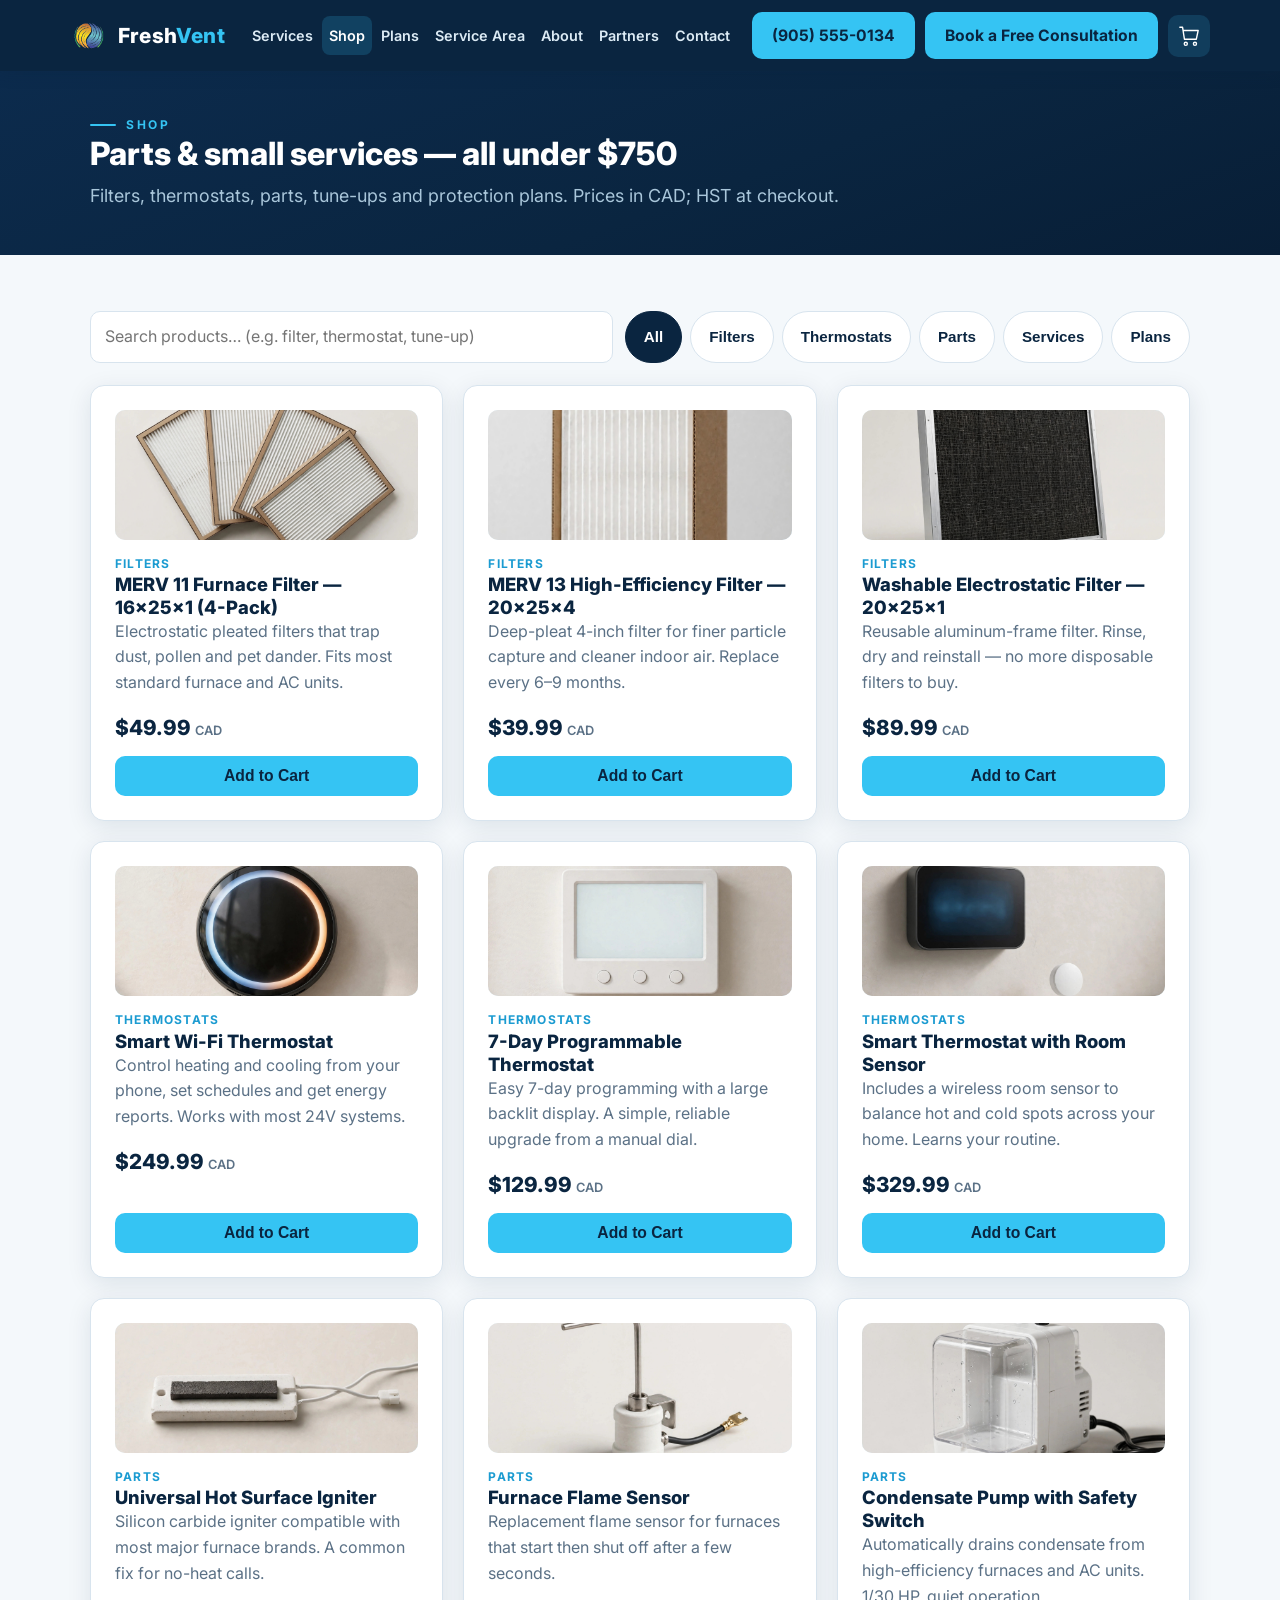
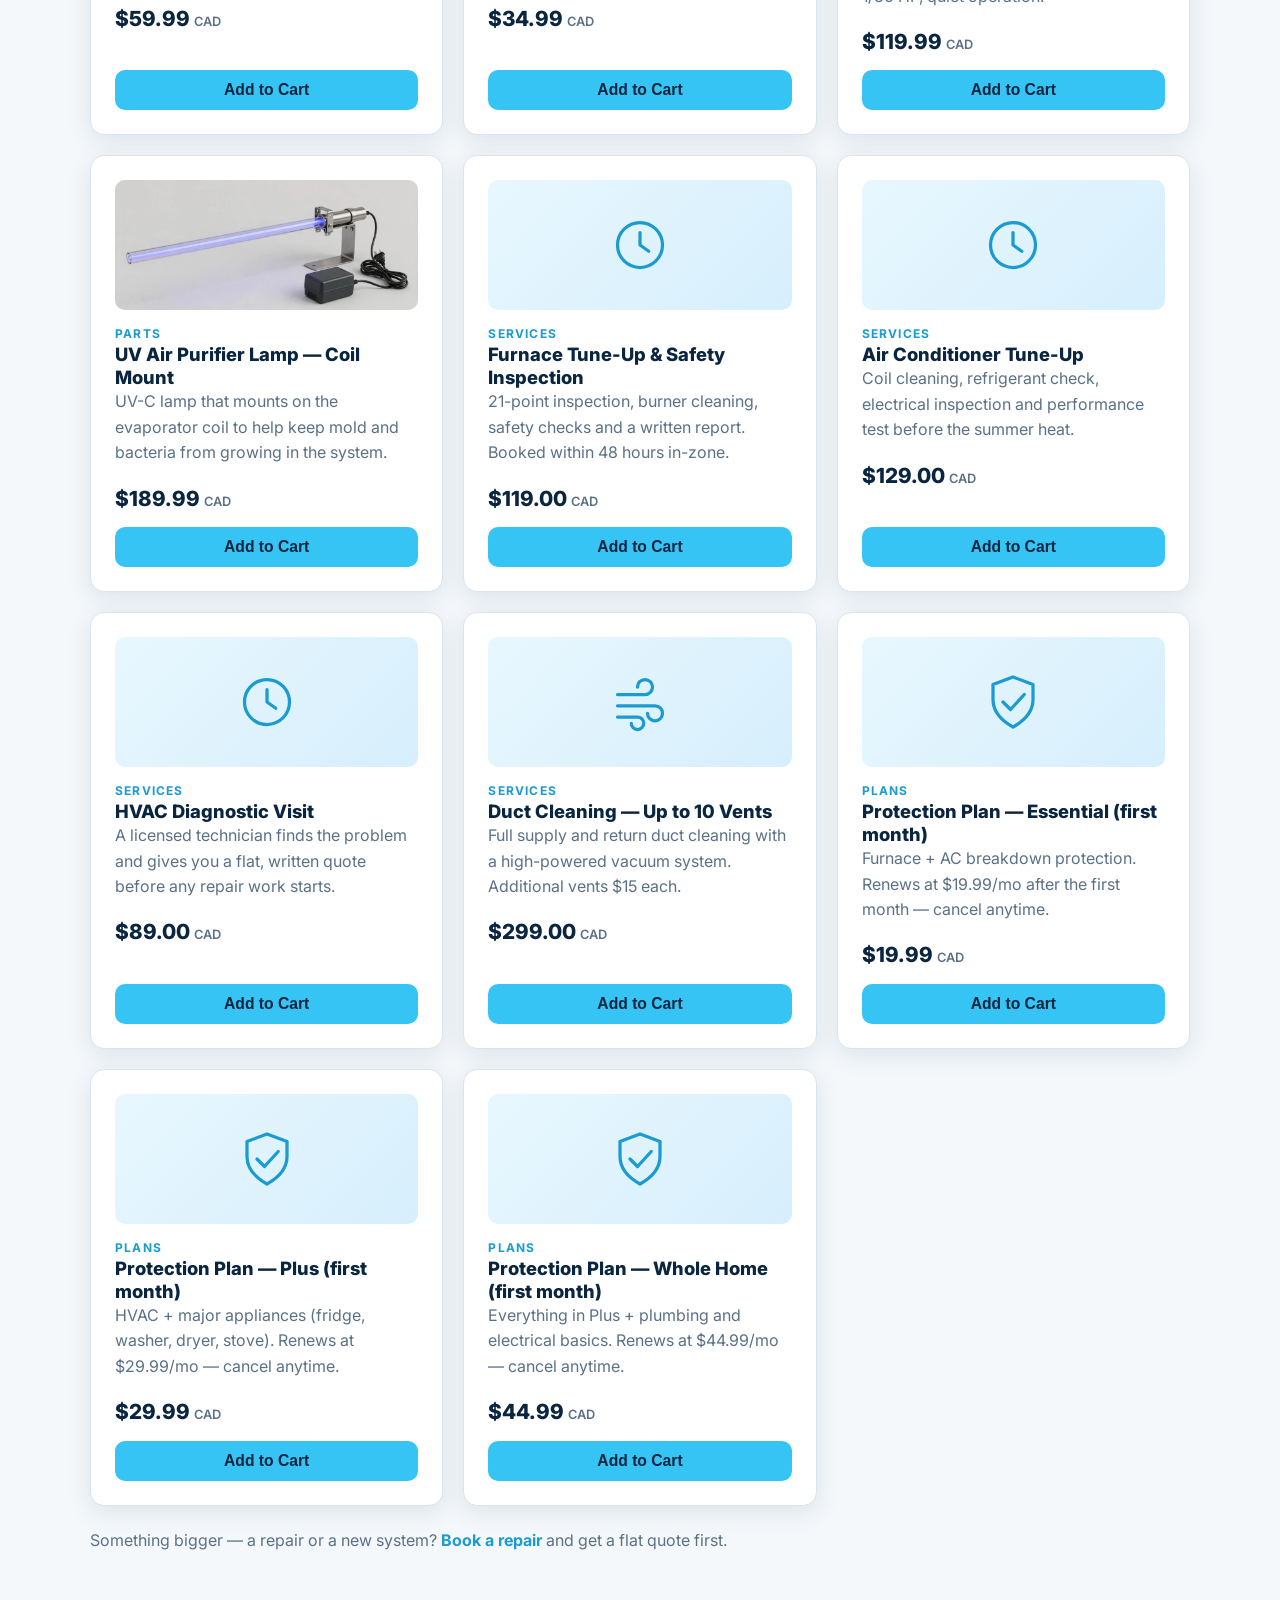
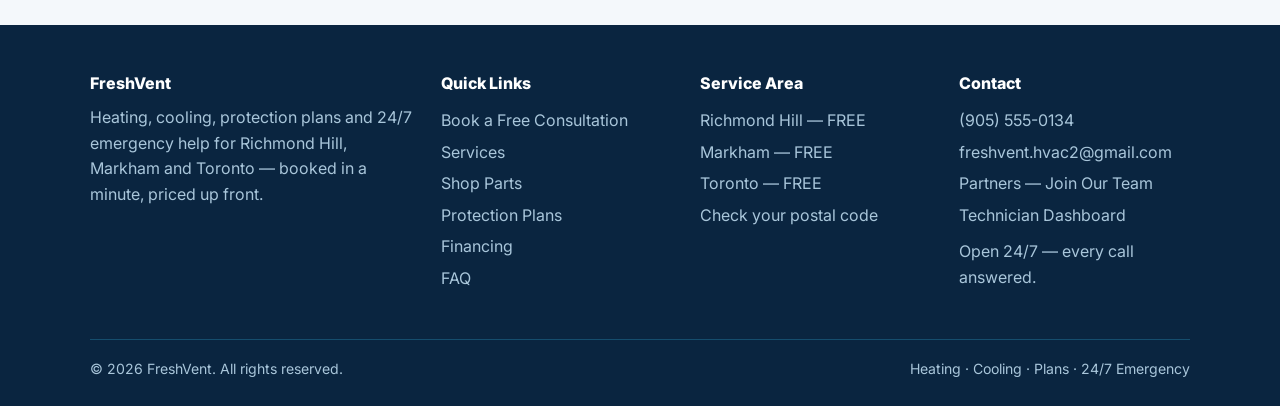
<file: shop.html>
<!DOCTYPE html>
<html lang="en">
<head>
<meta charset="UTF-8">
<meta name="viewport" content="width=device-width, initial-scale=1.0">
<link rel="icon" type="image/png" href="assets/img/freshvent-emblem.png">
<title>Shop — Parts & Small Services Under $750 | FreshVent</title>
<meta name="description" content="Shop FreshVent parts and small services: furnace filters, thermostats, igniters, tune-ups and protection plans — all under $750, priced in CAD with 13% HST at checkout.">
<link rel="preconnect" href="https://fonts.googleapis.com">
<link rel="preconnect" href="https://fonts.gstatic.com" crossorigin>
<link href="https://fonts.googleapis.com/css2?family=Inter:wght@400;500;600;700;800&display=swap" rel="stylesheet">
<link rel="stylesheet" href="assets/css/style.css">
<script type="application/ld+json">
{"@context":"https://schema.org","@type":"HVACBusiness","name":"FreshVent",
"description":"Smart HVAC services: heating, cooling, protection plans and 24/7 emergency service in Richmond Hill, Markham and Toronto.",
"email":"freshvent.hvac2@gmail.com","telephone":"+1-905-555-0134","priceRange":"$$",
"areaServed":[{"@type":"City","name":"Richmond Hill"},{"@type":"City","name":"Markham"},{"@type":"City","name":"Toronto"}],
"openingHours":"Mo-Su 00:00-24:00","address":{"@type":"PostalAddress","addressLocality":"Richmond Hill","addressRegion":"ON","addressCountry":"CA"}}
</script>
</head>
<body>
<header class="site-header"><div class="container header-inner">
<a class="logo" href="index.html"><img class="logo-mark" src="assets/img/freshvent-emblem.png" alt="FreshVent logo"><span>Fresh<em>Vent</em></span></a>
<nav class="main-nav" aria-label="Main"><a href="services.html">Services</a><a href="shop.html" class="active">Shop</a><a href="plans.html">Plans</a><a href="service-area.html">Service Area</a><a href="about.html">About</a><a href="partners.html">Partners</a><a href="contact.html">Contact</a></nav>
<div class="header-actions">
<a class="btn phone-cta" href="tel:+19055550134">(905) 555-0134</a>
<a class="btn book-cta" href="book.html">Book a Free Consultation</a>
<a class="cart-link" href="cart.html" aria-label="Cart"><svg width="22" height="22" viewBox="0 0 48 48" fill="none" stroke="#fff" stroke-width="3" stroke-linecap="round" stroke-linejoin="round"><circle cx="17" cy="41" r="3.4"/><circle cx="37" cy="41" r="3.4"/><path d="M4 5h6l4 26h26l4-19H12"/></svg><span class="cart-count" style="display:none">0</span></a>
<button class="nav-toggle" aria-label="Menu" aria-expanded="false">☰</button>
</div></div>
<nav class="mobile-nav" aria-label="Mobile"><a href="index.html">Home</a><a href="book.html">Book a Free Consultation</a><a href="services.html">Services</a><a href="shop.html">Shop</a><a href="plans.html">Protection Plans</a><a href="service-area.html">Service Area</a><a href="financing.html">Financing</a><a href="about.html">About</a><a href="partners.html">Partners</a><a href="contact.html">Contact</a><a href="cart.html">Cart</a><a href="dashboard.html">Technician Dashboard</a></nav></header>
<main>

<section class="page-band"><div class="container">
<div class="eyebrow-line">Shop</div>
<h1>Parts &amp; small services — all under $750</h1>
<p class="lead">Filters, thermostats, parts, tune-ups and protection plans. Prices in CAD; HST at checkout.</p>
</div></section>

<section class="section"><div class="container">
<div class="shop-tools">
<input type="search" id="shopSearch" placeholder="Search products… (e.g. filter, thermostat, tune-up)" aria-label="Search products">
<div class="chip-row" role="group" aria-label="Categories">
<button type="button" class="chip active" data-cat="All">All</button>
<button type="button" class="chip" data-cat="Filters">Filters</button>
<button type="button" class="chip" data-cat="Thermostats">Thermostats</button>
<button type="button" class="chip" data-cat="Parts">Parts</button>
<button type="button" class="chip" data-cat="Services">Services</button>
<button type="button" class="chip" data-cat="Plans">Plans</button>
</div></div>
<div class="grid cols-3" id="productGrid"></div>
<p style="margin-top:22px;color:var(--muted)">Something bigger — a repair or a new system? <a href="book.html"><b>Book a repair</b></a> and get a flat quote first.</p>
</div></section>

</main>
<footer class="site-footer"><div class="container">
<div class="footer-grid">
<div><h4>FreshVent</h4><p>Heating, cooling, protection plans and 24/7 emergency help for Richmond Hill, Markham and Toronto — booked in a minute, priced up front.</p></div>
<div><h4>Quick Links</h4><a href="book.html">Book a Free Consultation</a><a href="services.html">Services</a><a href="shop.html">Shop Parts</a><a href="plans.html">Protection Plans</a><a href="financing.html">Financing</a><a href="faq.html">FAQ</a></div>
<div><h4>Service Area</h4><a href="service-area.html">Richmond Hill — FREE</a><a href="service-area.html">Markham — FREE</a><a href="service-area.html">Toronto — FREE</a><a href="service-area.html">Check your postal code</a></div>
<div><h4>Contact</h4><a href="tel:+19055550134">(905) 555-0134</a><a href="mailto:freshvent.hvac2@gmail.com">freshvent.hvac2@gmail.com</a><a href="partners.html">Partners — Join Our Team</a><a href="dashboard.html">Technician Dashboard</a><p style="margin-top:8px">Open 24/7 — every call answered.</p></div>
</div>
<div class="footer-bottom"><span>© <span class="js-year">2026</span> FreshVent. All rights reserved.</span><span>Heating · Cooling · Plans · 24/7 Emergency</span></div>
</div></footer>
<script src="assets/js/zones.js"></script>
<script src="assets/js/products.js"></script>
<script src="assets/js/cart.js"></script>
<script src="assets/js/main.js"></script>

</body>
</html>
</file>
<file: assets/css/style.css>
/* ============================================================
   FreshVent — blueprint theme
   Navy #0A2540 / #0B2A4A · Cyan #35C4F3 · White cards
   ============================================================ */
:root{
  --navy:#0A2540; --navy2:#0B2A4A; --navy3:#103A5C;
  --cyan:#35C4F3; --cyan-dark:#1B9BD1; --cyan-soft:#E8F7FE;
  --ink:#16324A; --muted:#5B7186; --line:#D8E4EE;
  --bg:#F4F8FB; --white:#FFFFFF; --green:#1E9E6A; --amber:#E8A33D; --red:#D9534F;
  --radius:14px; --shadow:0 6px 24px rgba(10,37,64,.10);
  --font:'Inter',system-ui,-apple-system,'Segoe UI',Roboto,Arial,sans-serif;
}
*{box-sizing:border-box;margin:0;padding:0}
html{scroll-behavior:smooth}
body{font-family:var(--font);color:var(--ink);background:var(--bg);line-height:1.6;font-size:16px}
img,svg{max-width:100%}
a{color:var(--cyan-dark);text-decoration:none}
a:hover{text-decoration:underline}
h1,h2,h3,h4{color:var(--navy);line-height:1.25;font-weight:800}
h1{font-size:2.1rem} h2{font-size:1.6rem;margin-bottom:.6rem} h3{font-size:1.15rem}
p{margin-bottom:1rem}
.container{max-width:1140px;margin:0 auto;padding:0 20px}
.section{padding:56px 0}
.section.alt{background:var(--white)}
.lead{font-size:1.12rem;color:var(--muted)}
.center{text-align:center}
.eyebrow{display:inline-block;text-transform:uppercase;letter-spacing:.14em;font-size:.75rem;font-weight:700;color:var(--cyan-dark);background:var(--cyan-soft);padding:5px 12px;border-radius:999px;margin-bottom:14px}

/* ---------- blueprint background ---------- */
.blueprint{
  background-color:var(--navy);
  background-image:
    linear-gradient(rgba(53,196,243,.10) 1px,transparent 1px),
    linear-gradient(90deg,rgba(53,196,243,.10) 1px,transparent 1px),
    linear-gradient(rgba(53,196,243,.05) 1px,transparent 1px),
    linear-gradient(90deg,rgba(53,196,243,.05) 1px,transparent 1px);
  background-size:120px 120px,120px 120px,24px 24px,24px 24px;
  color:#DCEBF5;
}
.blueprint h1,.blueprint h2,.blueprint h3{color:#fff}
.blueprint .lead{color:#A9C6DA}

/* ---------- header ---------- */
.site-header{position:sticky;top:0;z-index:60;background:var(--navy);box-shadow:0 2px 14px rgba(10,37,64,.25)}
.header-inner{display:flex;align-items:center;gap:18px;padding:12px 0}
.logo{display:flex;align-items:center;gap:10px;color:#fff;font-weight:800;font-size:1.3rem;letter-spacing:.01em}
.logo:hover{text-decoration:none;color:#fff}
.logo .logo-mark{width:38px;height:38px;flex:0 0 38px}
.logo span em{font-style:normal;color:var(--cyan)}
.main-nav{display:none}
.main-nav a{color:#DCEBF5;font-weight:600;font-size:.95rem;padding:8px 10px;border-radius:8px}
.main-nav a:hover,.main-nav a.active{color:#fff;background:rgba(53,196,243,.18);text-decoration:none}
.header-actions{margin-left:auto;display:flex;align-items:center;gap:10px}
.btn{display:inline-flex;align-items:center;gap:8px;background:var(--cyan);color:var(--navy);font-weight:700;border:0;border-radius:10px;padding:11px 20px;font-size:.98rem;cursor:pointer;transition:background .15s,transform .05s}
.btn:hover{background:#5FD0F7;text-decoration:none}
.btn:active{transform:translateY(1px)}
.btn.secondary{background:transparent;color:#fff;border:2px solid var(--cyan)}
.btn.secondary:hover{background:rgba(53,196,243,.15)}
.btn.dark{background:var(--navy);color:#fff}
.btn.dark:hover{background:var(--navy3)}
.btn.block{width:100%;justify-content:center}
.btn.small{padding:8px 14px;font-size:.9rem}
.btn[disabled]{opacity:.5;cursor:not-allowed}
.cart-link{position:relative;display:inline-flex;align-items:center;justify-content:center;width:42px;height:42px;border-radius:10px;background:rgba(53,196,243,.15);color:#fff}
.cart-link:hover{text-decoration:none;background:rgba(53,196,243,.3)}
.cart-count{position:absolute;top:-6px;right:-6px;background:var(--cyan);color:var(--navy);font-size:.72rem;font-weight:800;min-width:20px;height:20px;border-radius:999px;display:flex;align-items:center;justify-content:center;padding:0 5px}
.phone-cta{display:none}
.nav-toggle{margin-left:auto;background:rgba(53,196,243,.15);border:0;color:#fff;width:42px;height:42px;border-radius:10px;font-size:1.25rem;cursor:pointer}
.mobile-nav{display:none;background:var(--navy2);border-top:1px solid rgba(53,196,243,.25)}
.mobile-nav.open{display:block}
.mobile-nav a{display:block;color:#DCEBF5;padding:13px 20px;font-weight:600;border-bottom:1px solid rgba(255,255,255,.06)}
.mobile-nav a:hover{color:#fff;text-decoration:none;background:rgba(53,196,243,.12)}
@media(min-width:900px){
  .main-nav{display:flex;gap:2px;margin-left:8px}
  .nav-toggle{display:none}
  .phone-cta{display:inline-flex}
  .mobile-nav{display:none!important}
}

/* ---------- hero ---------- */
.hero{padding:64px 0 72px;position:relative;overflow:hidden}
.hero h1{font-size:2.5rem;max-width:640px}
.hero h1 .hl{color:var(--cyan)}
.hero .lead{max-width:560px}
.hero-grid{display:grid;gap:36px;align-items:center}
@media(min-width:900px){.hero-grid{grid-template-columns:1.15fr .85fr}.hero h1{font-size:3rem}}
.hero-card{background:rgba(255,255,255,.06);border:1px solid rgba(53,196,243,.35);border-radius:var(--radius);padding:22px;backdrop-filter:blur(2px)}
.hero-card h3{color:var(--cyan);font-size:.85rem;text-transform:uppercase;letter-spacing:.12em;margin-bottom:12px}
.hero-card ul{list-style:none}
.hero-card li{padding:9px 0;border-bottom:1px dashed rgba(53,196,243,.25);display:flex;gap:10px;align-items:flex-start;color:#EAF4FB}
.hero-card li:last-child{border-bottom:0}
.hero-card .dot{color:var(--cyan);font-weight:800}
.hero-ctas{display:flex;flex-wrap:wrap;gap:12px;margin-top:22px}

/* ---------- badges / cards ---------- */
.badges{display:flex;flex-wrap:wrap;gap:10px;margin-top:26px}
.badge{display:inline-flex;align-items:center;gap:8px;background:#fff;border:1px solid var(--line);border-radius:999px;padding:8px 14px;font-size:.88rem;font-weight:600;color:var(--navy);box-shadow:0 2px 8px rgba(10,37,64,.05)}
.badge svg{width:16px;height:16px}
.grid{display:grid;gap:20px}
@media(min-width:640px){.grid.cols-2{grid-template-columns:repeat(2,1fr)}}
@media(min-width:900px){.grid.cols-3{grid-template-columns:repeat(3,1fr)}.grid.cols-4{grid-template-columns:repeat(4,1fr)}}
.card{background:var(--white);border:1px solid var(--line);border-radius:var(--radius);padding:24px;box-shadow:var(--shadow)}
.card .icon{width:52px;height:52px;border-radius:12px;background:var(--cyan-soft);display:flex;align-items:center;justify-content:center;margin-bottom:14px}
.card .icon svg{width:28px;height:28px}
.card p{color:var(--muted);margin-bottom:.6rem}
.card .more{font-weight:700}

/* steps */
.steps{display:grid;gap:20px;counter-reset:step}
@media(min-width:900px){.steps{grid-template-columns:repeat(3,1fr)}}
.step{background:rgba(255,255,255,.05);border:1px solid rgba(53,196,243,.3);border-radius:var(--radius);padding:24px;color:#DCEBF5}
.step .num{width:40px;height:40px;border-radius:50%;border:2px solid var(--cyan);color:var(--cyan);font-weight:800;display:flex;align-items:center;justify-content:center;margin-bottom:12px;font-size:1.05rem}
.step h3{color:#fff;margin-bottom:6px}
.step p{color:#A9C6DA;margin:0}

/* banner */
.banner{background:linear-gradient(120deg,var(--navy2),var(--navy3));border-radius:var(--radius);padding:30px;display:grid;gap:18px;align-items:center;color:#DCEBF5}
@media(min-width:900px){.banner{grid-template-columns:1fr auto}}
.banner h2,.banner h3{color:#fff;margin-bottom:4px}
.banner p{color:#A9C6DA;margin:0}

/* area strip */
.area-strip{display:flex;flex-wrap:wrap;gap:12px;justify-content:center}
.area-chip{background:var(--navy);color:#fff;border-radius:999px;padding:10px 22px;font-weight:700;display:inline-flex;gap:8px;align-items:center}
.area-chip small{color:var(--cyan);font-weight:600}

/* testimonials */
.testimonial p{font-style:italic;color:var(--ink)}
.testimonial .who{font-weight:700;color:var(--navy);font-style:normal}
.stars{color:var(--amber);letter-spacing:2px;margin-bottom:8px}

/* ---------- shop ---------- */
.shop-tools{display:flex;flex-wrap:wrap;gap:12px;margin-bottom:22px}
.shop-tools input[type=search]{flex:1 1 220px}
.chip-row{display:flex;flex-wrap:wrap;gap:8px}
.chip{border:1.5px solid var(--line);background:#fff;border-radius:999px;padding:8px 16px;font-weight:600;cursor:pointer;font-size:.92rem;color:var(--navy)}
.chip.active{background:var(--navy);color:#fff;border-color:var(--navy)}
.product-card{display:flex;flex-direction:column}
.product-art{height:130px;border-radius:10px;background:linear-gradient(135deg,var(--cyan-soft),#D6EFFC);display:flex;align-items:center;justify-content:center;margin-bottom:14px;position:relative;overflow:hidden}
.product-art svg{width:60px;height:60px}
.product-art .product-photo{position:absolute;inset:0;width:100%;height:100%;object-fit:cover;display:block}
.product-cat{font-size:.75rem;text-transform:uppercase;letter-spacing:.1em;color:var(--cyan-dark);font-weight:700}
.product-price{font-size:1.3rem;font-weight:800;color:var(--navy);margin:6px 0 12px}
.product-card .btn{margin-top:auto;justify-content:center}
.empty-note{grid-column:1/-1;text-align:center;color:var(--muted);padding:30px}

/* ---------- forms ---------- */
label{display:block;font-weight:600;color:var(--navy);margin-bottom:6px;font-size:.95rem}
input[type=text],input[type=email],input[type=tel],input[type=number],input[type=date],input[type=time],select,textarea,input[type=search]{
  width:100%;padding:12px 14px;border:1.5px solid var(--line);border-radius:10px;font:inherit;background:#fff;color:var(--ink)}
input:focus,select:focus,textarea:focus{outline:2px solid var(--cyan);border-color:var(--cyan)}
.field{margin-bottom:16px}
.field .hint{font-size:.85rem;color:var(--muted);margin-top:4px}
.field .error{display:none;color:var(--red);font-size:.86rem;margin-top:5px;font-weight:600}
.field.invalid input,.field.invalid select,.field.invalid textarea{border-color:var(--red)}
.field.invalid .error{display:block}
.form-card{background:#fff;border:1px solid var(--line);border-radius:var(--radius);box-shadow:var(--shadow);padding:26px}
.radio-cards{display:grid;gap:12px}
@media(min-width:640px){.radio-cards{grid-template-columns:1fr 1fr}}
.radio-card{border:1.5px solid var(--line);border-radius:12px;padding:16px;cursor:pointer;display:flex;gap:12px;align-items:flex-start;background:#fff}
.radio-card input{margin-top:4px}
.radio-card.sel{border-color:var(--cyan-dark);background:var(--cyan-soft)}
.radio-card b{color:var(--navy);display:block}
.radio-card span{color:var(--muted);font-size:.9rem}

/* booking progress */
.progress-wrap{margin-bottom:26px}
.progress-bar{height:10px;background:var(--line);border-radius:999px;overflow:hidden}
.progress-fill{height:100%;background:var(--cyan);width:20%;transition:width .3s}
.progress-labels{display:flex;justify-content:space-between;font-size:.78rem;color:var(--muted);margin-top:8px;font-weight:600}
.progress-labels span.on{color:var(--cyan-dark)}
.book-step{display:none}
.book-step.active{display:block}
.book-nav{display:flex;justify-content:space-between;gap:12px;margin-top:22px}
.photo-drop{border:2px dashed var(--cyan-dark);border-radius:12px;padding:22px;text-align:center;background:var(--cyan-soft)}
.photo-preview{display:none;margin-top:14px}
.photo-preview img{max-height:240px;border-radius:10px;border:1px solid var(--line)}
.review-list{display:grid;gap:8px}
.review-list div{display:flex;justify-content:space-between;gap:16px;border-bottom:1px dashed var(--line);padding:8px 0}
.review-list dt{font-weight:700;color:var(--navy)}
.review-list dd{text-align:right;color:var(--ink)}
.success-box{text-align:center;padding:20px 6px}
.success-box .tick{width:70px;height:70px;border-radius:50%;background:#E5F6EE;color:var(--green);display:flex;align-items:center;justify-content:center;margin:0 auto 16px}
.success-box .tick svg{width:36px;height:36px}

/* ---------- cart ---------- */
.cart-layout{display:grid;gap:22px}
@media(min-width:900px){.cart-layout{grid-template-columns:1.5fr 1fr;align-items:start}}
.cart-item{display:flex;gap:14px;align-items:center;background:#fff;border:1px solid var(--line);border-radius:12px;padding:14px;margin-bottom:12px}
.cart-item .thumb{width:56px;height:56px;flex:0 0 56px;border-radius:10px;background:var(--cyan-soft);display:flex;align-items:center;justify-content:center;position:relative;overflow:hidden}
.cart-item .thumb svg{width:30px;height:30px}
.cart-item .thumb .thumb-photo{position:absolute;inset:0;width:100%;height:100%;object-fit:cover;display:block}
.cart-item .info{flex:1}
.cart-item .info b{color:var(--navy);display:block}
.cart-item .info span{color:var(--muted);font-size:.88rem}
.qty{display:inline-flex;align-items:center;gap:2px;border:1.5px solid var(--line);border-radius:8px;overflow:hidden}
.qty button{width:30px;height:32px;border:0;background:#fff;font-size:1rem;cursor:pointer;color:var(--navy);font-weight:700}
.qty input{width:40px;border:0;text-align:center;font:inherit;padding:4px 0}
.remove-btn{background:none;border:0;color:var(--red);font-weight:600;cursor:pointer;font-size:.86rem}
.summary-card{background:#fff;border:1px solid var(--line);border-radius:var(--radius);box-shadow:var(--shadow);padding:24px}
.summary-row{display:flex;justify-content:space-between;padding:8px 0;border-bottom:1px dashed var(--line)}
.summary-row.total{border-bottom:0;font-size:1.15rem;font-weight:800;color:var(--navy)}
.summary-row .free{color:var(--green);font-weight:700}
.zone-result{border-radius:10px;padding:12px 14px;font-weight:600;margin-top:12px;display:none}
.zone-result.ok{display:block;background:#E5F6EE;color:#14663F;border:1px solid #BDE8D2}
.zone-result.fee{display:block;background:#FDF3E3;color:#8A5A12;border:1px solid #F3DFAE}
.zone-result.bad{display:block;background:#FDECEC;color:#8F2B27;border:1px solid #F5C6C4}
.testmode{background:#FFF7E6;border:1.5px dashed var(--amber);border-radius:10px;padding:14px;font-size:.92rem;color:#7A5510;margin-top:16px}

/* ---------- faq ---------- */
.faq-item{background:#fff;border:1px solid var(--line);border-radius:12px;margin-bottom:12px;overflow:hidden}
.faq-q{width:100%;text-align:left;background:none;border:0;padding:18px 20px;font:inherit;font-weight:700;color:var(--navy);cursor:pointer;display:flex;justify-content:space-between;gap:14px;align-items:center}
.faq-a{display:none;padding:0 20px 18px;color:var(--muted)}
.faq-item.open .faq-a{display:block}
.faq-item .chev{color:var(--cyan-dark);transition:transform .2s}
.faq-item.open .chev{transform:rotate(180deg)}

/* flywheel */
.flywheel{display:grid;gap:14px}
@media(min-width:900px){.flywheel{grid-template-columns:repeat(4,1fr)}}
.fly-step{background:var(--navy);color:#DCEBF5;border-radius:var(--radius);padding:22px;position:relative}
.fly-step h3{color:var(--cyan)}
.fly-step p{color:#A9C6DA;margin:0}
.map-placeholder{border:2px dashed var(--cyan-dark);border-radius:var(--radius);background:var(--cyan-soft);min-height:260px;display:flex;flex-direction:column;align-items:center;justify-content:center;text-align:center;padding:24px;color:var(--navy)}
.emergency-banner{background:#8F2B27;color:#fff;border-radius:var(--radius);padding:20px 24px;display:flex;flex-wrap:wrap;gap:12px;align-items:center;justify-content:space-between}
.emergency-banner h3{color:#fff;margin:0}
.emergency-banner .btn{background:#fff;color:#8F2B27}

/* ---------- footer ---------- */
.site-footer{background:var(--navy);color:#A9C6DA;padding:48px 0 26px;margin-top:0}
.footer-grid{display:grid;gap:28px}
@media(min-width:900px){.footer-grid{grid-template-columns:1.4fr 1fr 1fr 1fr}}
.site-footer h4{color:#fff;margin-bottom:12px;font-size:1rem}
.site-footer a{color:#A9C6DA;display:block;padding:3px 0}
.site-footer a:hover{color:var(--cyan)}
.footer-bottom{border-top:1px solid rgba(53,196,243,.25);margin-top:32px;padding-top:18px;font-size:.88rem;display:flex;flex-wrap:wrap;gap:8px;justify-content:space-between}
.toast{position:fixed;left:50%;bottom:24px;transform:translateX(-50%) translateY(80px);background:var(--navy);color:#fff;padding:13px 22px;border-radius:999px;font-weight:600;box-shadow:0 10px 30px rgba(10,37,64,.35);opacity:0;transition:all .3s;z-index:99;pointer-events:none}
.toast.show{opacity:1;transform:translateX(-50%) translateY(0)}
/* ============================================================
   FreshVent v2 additions — v3 design language + marketplace
   (hero panel, door cards, pick cards, estimate, plans,
   technician dashboard). Navy #0A2540 · Cyan #35C4F3.
   ============================================================ */
:root{ --on-navy-dim:#A9C6DA; --on-navy-faint:#7E97AC; }
.header-inner{gap:12px}
.main-nav a{font-size:.9rem;padding:8px 7px}
.btn.book-cta{white-space:nowrap}
@media(max-width:1100px){ .phone-cta{display:none!important} }

/* ---------- v3 hero ---------- */
.v3hero{
  background:
    radial-gradient(640px 340px at 88% 8%, rgba(53,196,243,.20), rgba(53,196,243,0) 62%),
    radial-gradient(500px 300px at 0% 110%, rgba(53,196,243,.10), rgba(53,196,243,0) 60%),
    linear-gradient(rgba(53,196,243,.055) 1px, transparent 1px),
    linear-gradient(90deg, rgba(53,196,243,.055) 1px, transparent 1px),
    linear-gradient(160deg,#0C2B4D 0%, var(--navy) 58%, #081E36 100%);
  background-size:auto,auto,46px 46px,46px 46px,auto;
  color:#fff;padding:56px 0 62px;
}
.v3hero-grid{display:grid;gap:38px;align-items:center}
@media(min-width:900px){.v3hero-grid{grid-template-columns:1.05fr .95fr}}
.eyebrow-line{font-size:.75rem;font-weight:700;letter-spacing:.22em;color:var(--cyan);text-transform:uppercase;display:flex;align-items:center;gap:10px}
.eyebrow-line::before{content:"";width:26px;height:2px;background:var(--cyan);border-radius:2px}
.v3hero h1{color:#fff;font-size:2.6rem;line-height:1.08;letter-spacing:-.02em;margin-top:16px}
@media(min-width:900px){.v3hero h1{font-size:3.2rem}}
.v3hero .sub{color:var(--on-navy-dim);font-size:1.1rem;font-weight:500;margin:16px 0 28px;line-height:1.5;max-width:480px}
.cta-row{display:flex;align-items:center;gap:22px;flex-wrap:wrap}
.cta-big{display:inline-flex;align-items:center;gap:10px;background:var(--cyan);color:var(--navy);font-weight:700;font-size:1.12rem;padding:16px 30px;border-radius:12px;box-shadow:0 10px 26px rgba(53,196,243,.35)}
.cta-big:hover{background:#5FD0F7;text-decoration:none}
.cta-big svg{width:21px;height:21px}
.cta-phone{display:inline-flex;align-items:center;gap:9px;color:#fff;font-weight:600;font-size:1.02rem}
.cta-phone:hover{text-decoration:none;color:#fff}
.cta-phone svg{width:19px;height:19px}
.cta-phone small{display:block;font-size:.72rem;color:var(--on-navy-faint);font-weight:500;letter-spacing:.04em}
.hero-panel{background:rgba(255,255,255,.045);border:1px solid rgba(53,196,243,.28);border-radius:22px;padding:22px;box-shadow:0 24px 50px rgba(0,0,0,.28)}
.hp-tiles{display:grid;grid-template-columns:repeat(3,1fr);gap:12px}
.hp-tile{border:1px solid rgba(255,255,255,.13);background:rgba(255,255,255,.04);border-radius:16px;padding:18px 6px 14px;display:flex;flex-direction:column;align-items:center;gap:9px;color:#DFF2FC;font-size:.72rem;font-weight:600;letter-spacing:.06em;text-transform:uppercase;text-align:center}
.hp-tile svg{width:40px;height:40px}
.hp-stats{margin-top:6px;display:flex;flex-direction:column}
.hp-stats .stat{display:flex;align-items:baseline;gap:16px;padding:14px 4px;border-top:1px solid rgba(255,255,255,.10)}
.hp-stats .stat b{font-size:1.7rem;font-weight:800;color:#fff;letter-spacing:-.01em;min-width:108px}
.hp-stats .stat b i{font-style:normal;color:var(--amber);font-size:1.4rem}
.hp-stats .stat span{font-size:.88rem;font-weight:500;color:var(--on-navy-dim);line-height:1.4}

/* ---------- door cards (homepage) ---------- */
.slabel{font-size:.75rem;font-weight:700;letter-spacing:.18em;text-transform:uppercase;text-align:center;margin-bottom:20px;color:var(--cyan-dark)}
.door-grid{display:grid;grid-template-columns:1fr 1fr;gap:14px}
@media(min-width:900px){.door-grid{grid-template-columns:repeat(4,1fr);gap:16px}}
.door-card{border:1px solid var(--line);border-radius:18px;padding:28px 12px 24px;text-align:center;background:#fff;display:flex;flex-direction:column;align-items:center;gap:13px;box-shadow:var(--shadow);color:var(--ink)}
.door-card:hover{text-decoration:none;border-color:var(--cyan-dark)}
.door-card .ring{width:70px;height:70px;border-radius:50%;border:1.5px solid #BFD9EA;display:grid;place-items:center;color:var(--navy)}
.door-card .ring svg{width:34px;height:34px}
.door-card h3{font-size:1.08rem}
.door-card p{font-size:.84rem;font-weight:500;color:var(--muted);line-height:1.45;margin:0}

/* ---------- how it works (white) ---------- */
.how-grid{display:grid;gap:14px}
@media(min-width:900px){.how-grid{grid-template-columns:repeat(3,1fr);gap:16px}}
.how-step{border:1px solid var(--line);border-radius:18px;padding:24px 22px;display:flex;flex-direction:column;gap:10px;background:#fff}
.how-top{display:flex;align-items:center;justify-content:space-between}
.how-step .hicon{color:var(--cyan-dark);display:block}
.how-step .hicon svg{width:30px;height:30px}
.how-step .num{font-size:1.8rem;font-weight:800;color:#D7E7F2;letter-spacing:-.02em}
.how-step h3{font-size:1.02rem}
.how-step p{font-size:.9rem;font-weight:500;color:var(--muted);line-height:1.5;margin:0}

/* ---------- trust strip ---------- */
.trust-strip{background:var(--navy);padding:32px 0 36px}
.trust-grid{display:grid;gap:18px}
@media(min-width:900px){.trust-grid{grid-template-columns:repeat(3,1fr);gap:14px}}
.trust-item{display:flex;align-items:center;gap:14px;color:#fff}
.trust-item .ticon{color:var(--cyan);flex:0 0 auto}
.trust-item .ticon svg{width:30px;height:30px}
.trust-item h4{color:#fff;font-size:1rem}
.trust-item p{font-size:.82rem;font-weight:500;color:var(--on-navy-dim);margin:2px 0 0}

/* ---------- reviews (v3) ---------- */
.rev-grid{display:grid;gap:14px}
@media(min-width:900px){.rev-grid{grid-template-columns:repeat(3,1fr);gap:16px}}
.rev{background:#fff;border:1px solid var(--line);border-radius:18px;padding:22px 20px}
.rev .stars{color:var(--amber);font-size:.95rem;letter-spacing:3px;margin-bottom:10px}
.rev p{font-size:.95rem;font-weight:500;color:var(--ink);line-height:1.55;margin:0}
.rev .who{margin-top:16px;display:flex;align-items:center;gap:11px}
.avatar{width:38px;height:38px;border-radius:50%;background:var(--navy);color:#fff;display:grid;place-items:center;font-size:.8rem;font-weight:700;letter-spacing:.03em;flex:0 0 auto}
.rev .who h5{font-size:.88rem;font-weight:700;color:var(--navy)}
.rev .who span{font-size:.78rem;font-weight:500;color:var(--muted)}

/* ---------- page band (inner pages) ---------- */
.page-band{background:linear-gradient(160deg,#0C2B4D 0%, var(--navy) 58%, #081E36 100%);color:#fff;padding:44px 0}
.page-band h1{color:#fff;font-size:2rem}
.page-band .lead{color:var(--on-navy-dim);margin:8px 0 0}

/* ---------- booking: pick cards & chips ---------- */
.pick-grid{display:grid;gap:12px}
@media(min-width:640px){.pick-grid{grid-template-columns:1fr 1fr}}
.pick-card{border:2px solid var(--line);border-radius:16px;padding:20px 18px;background:#fff;cursor:pointer;display:flex;align-items:center;gap:14px;text-align:left;font:inherit;width:100%}
.pick-card .picon{width:52px;height:52px;flex:0 0 52px;border-radius:50%;border:1.5px solid #BFD9EA;display:grid;place-items:center;color:var(--navy)}
.pick-card .picon svg{width:28px;height:28px}
.pick-card b{color:var(--navy);font-size:1.05rem;display:block}
.pick-card span{color:var(--muted);font-size:.88rem}
.pick-card.sel{border-color:var(--cyan-dark);background:var(--cyan-soft)}
.chip-row.big{gap:10px}
.chip.sel{background:var(--navy);color:#fff;border-color:var(--navy)}
.chip{padding:11px 18px;font-size:.95rem}
.estimate-card{background:var(--cyan-soft);border:1.5px solid #BFE6F7;border-radius:14px;padding:18px 20px;margin-top:20px}
.estimate-card h3{margin-bottom:8px}
.estimate-card .summary-row{border-color:#BFE0F0}
.estimate-card .free{color:var(--green);font-weight:700}
.tech-card{display:flex;gap:16px;align-items:center;background:#fff;border:1.5px solid var(--cyan-dark);border-radius:16px;padding:18px 20px;margin:18px auto;max-width:460px;text-align:left}
.tech-card .avatar{width:56px;height:56px;font-size:1.05rem;background:var(--cyan);color:var(--navy)}
.tech-card h3{margin-bottom:2px}
.tech-card p{margin:0;color:var(--muted);font-size:.9rem}
.optional-tag{display:inline-block;background:#E5F6EE;color:#14663F;border-radius:999px;font-size:.72rem;font-weight:700;padding:3px 10px;letter-spacing:.04em;text-transform:uppercase;margin-left:8px;vertical-align:middle}

/* ---------- plans ---------- */
.plan-card{display:flex;flex-direction:column;position:relative}
.plan-card.popular{border:2px solid var(--cyan-dark)}
.plan-tag{position:absolute;top:-13px;left:50%;transform:translateX(-50%);background:var(--cyan);color:var(--navy);font-weight:800;font-size:.75rem;letter-spacing:.06em;text-transform:uppercase;border-radius:999px;padding:5px 14px;white-space:nowrap}
.plan-price{font-size:2rem;font-weight:800;color:var(--navy);margin:6px 0 2px}
.plan-price span{font-size:.95rem;color:var(--muted);font-weight:600}
.plan-list{list-style:none;margin:14px 0 18px;display:grid;gap:9px}
.plan-list li{display:flex;gap:10px;align-items:flex-start;font-size:.94rem;color:var(--ink)}
.plan-list .tick{color:var(--green);font-weight:800;flex:0 0 auto}
.plan-card .btn{margin-top:auto;justify-content:center}

/* ---------- dashboard ---------- */
.dash-stats{display:grid;gap:14px;margin-bottom:28px}
@media(min-width:900px){.dash-stats{grid-template-columns:repeat(3,1fr)}}
.dash-stat{background:#fff;border:1px solid var(--line);border-radius:16px;box-shadow:var(--shadow);padding:22px}
.dash-stat .big{font-size:2rem;font-weight:800;color:var(--navy);line-height:1.1}
.dash-stat .lbl{color:var(--muted);font-weight:600;font-size:.9rem;margin-top:4px}
.demo-note{display:inline-block;background:#FDF3E3;color:#8A5A12;border:1px solid #F3DFAE;border-radius:999px;padding:5px 13px;font-size:.8rem;font-weight:700;margin-top:10px}
.job-card{display:flex;gap:16px;align-items:center;justify-content:space-between;background:#fff;border:1px solid var(--line);border-radius:14px;padding:18px 20px;margin-bottom:12px;box-shadow:var(--shadow);flex-wrap:wrap}
.job-card h3{font-size:1.05rem;margin-bottom:3px}
.job-meta{color:var(--muted);font-size:.9rem;margin:0}
.job-side{display:flex;align-items:center;gap:16px}
.job-price{font-size:1.45rem;font-weight:800;color:var(--navy)}
.job-done-tag{color:var(--green);font-weight:700}

/* ---------- booking: postal-first + availability calendar ---------- */
.area-found{margin-top:10px;background:#E5F6EE;color:#14663F;border-radius:10px;padding:10px 14px;font-weight:600;font-size:.92rem}
.book-with{font-weight:700;color:var(--navy);margin:2px 0 10px}
.day-strip{display:grid;grid-template-columns:repeat(7,1fr);gap:8px}
@media(max-width:640px){.day-strip{grid-template-columns:repeat(4,1fr)}}
.day-card{border:1.5px solid var(--line);background:#fff;border-radius:12px;padding:10px 4px;text-align:center;cursor:pointer;font:inherit}
.day-card b{display:block;color:var(--navy);font-size:.95rem}
.day-card span{display:block;color:var(--muted);font-size:.8rem;margin-top:2px}
.day-card small{display:block;color:var(--red);font-size:.66rem;font-weight:700;margin-top:3px;text-transform:uppercase;letter-spacing:.03em}
.day-card.sel{border-color:var(--cyan-dark);background:var(--cyan-soft)}
.day-card:disabled{opacity:.45;cursor:not-allowed;background:var(--bg)}
.chip:disabled{opacity:.45;cursor:not-allowed;text-decoration:line-through}
.confirm-lines{max-width:460px;margin:14px auto 0;text-align:left}
.confirm-lines .summary-row b{color:var(--navy);text-align:right;margin-left:16px}
</file>
